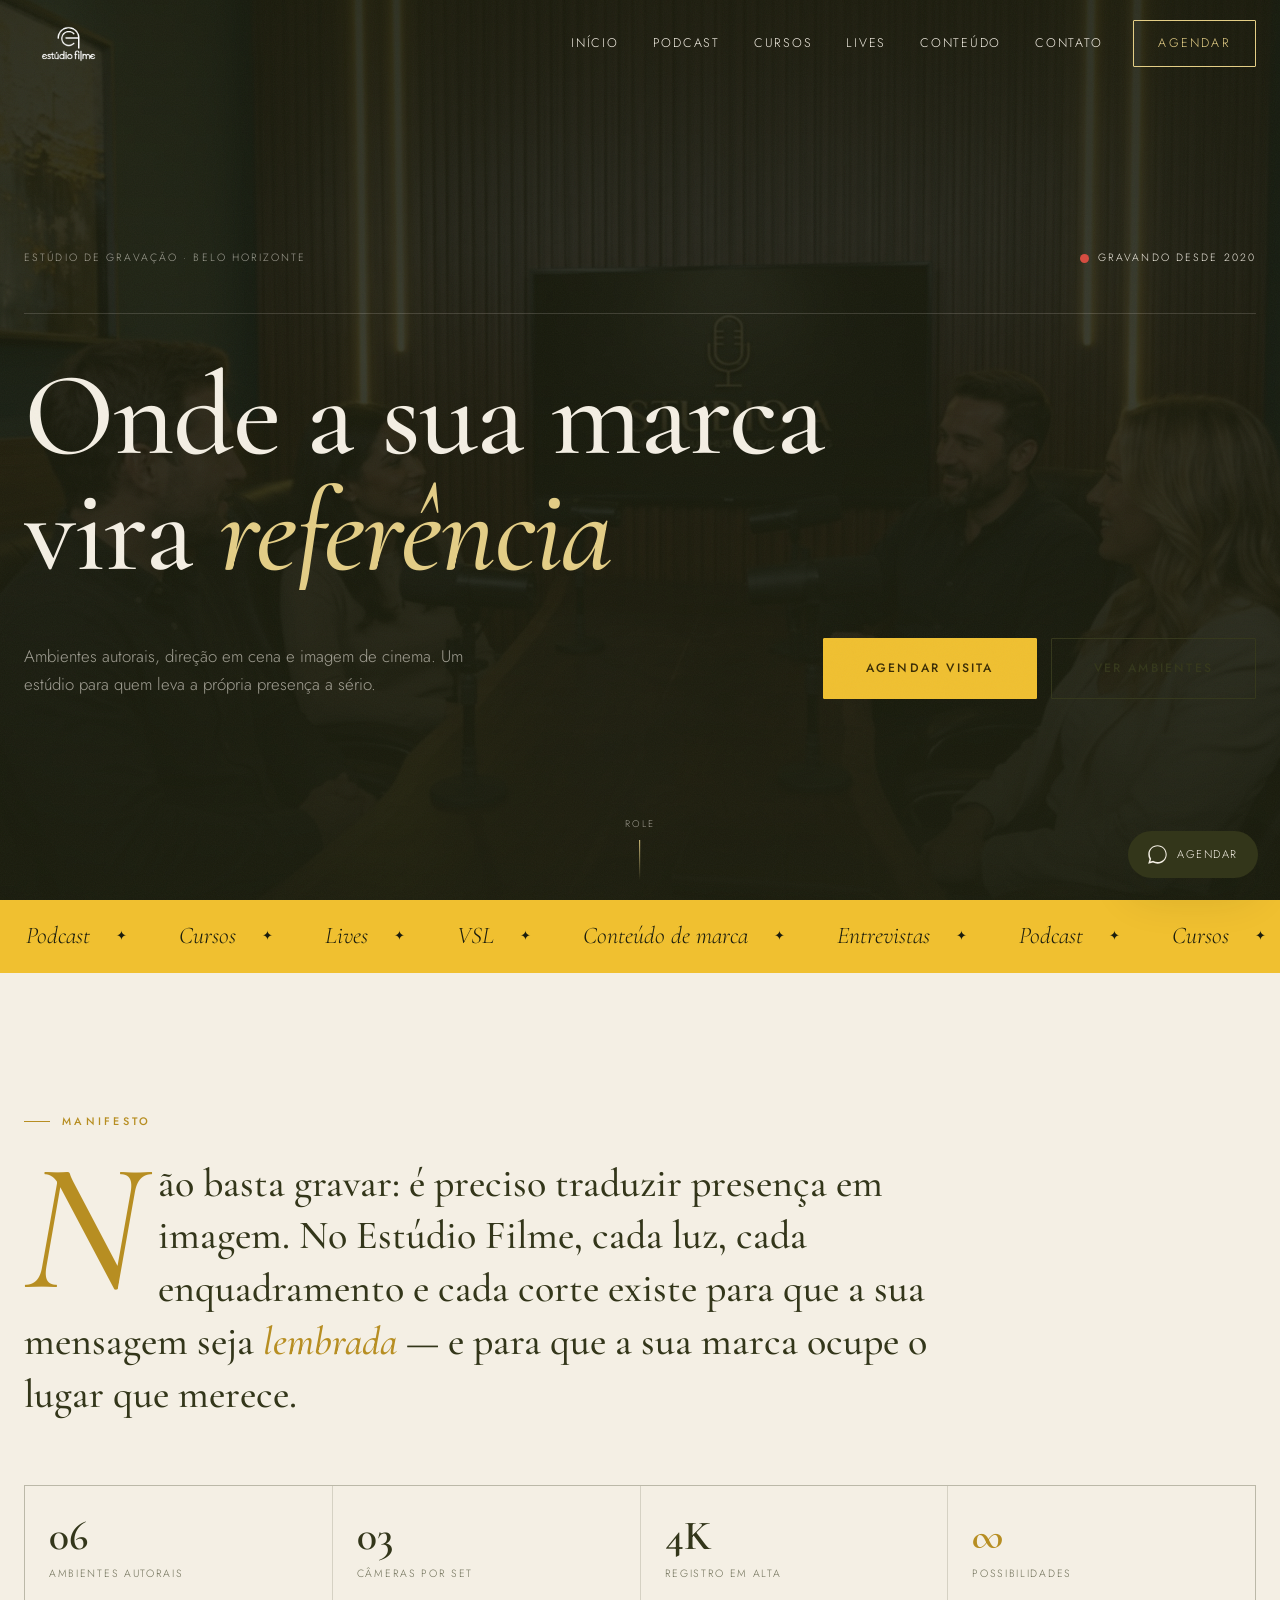
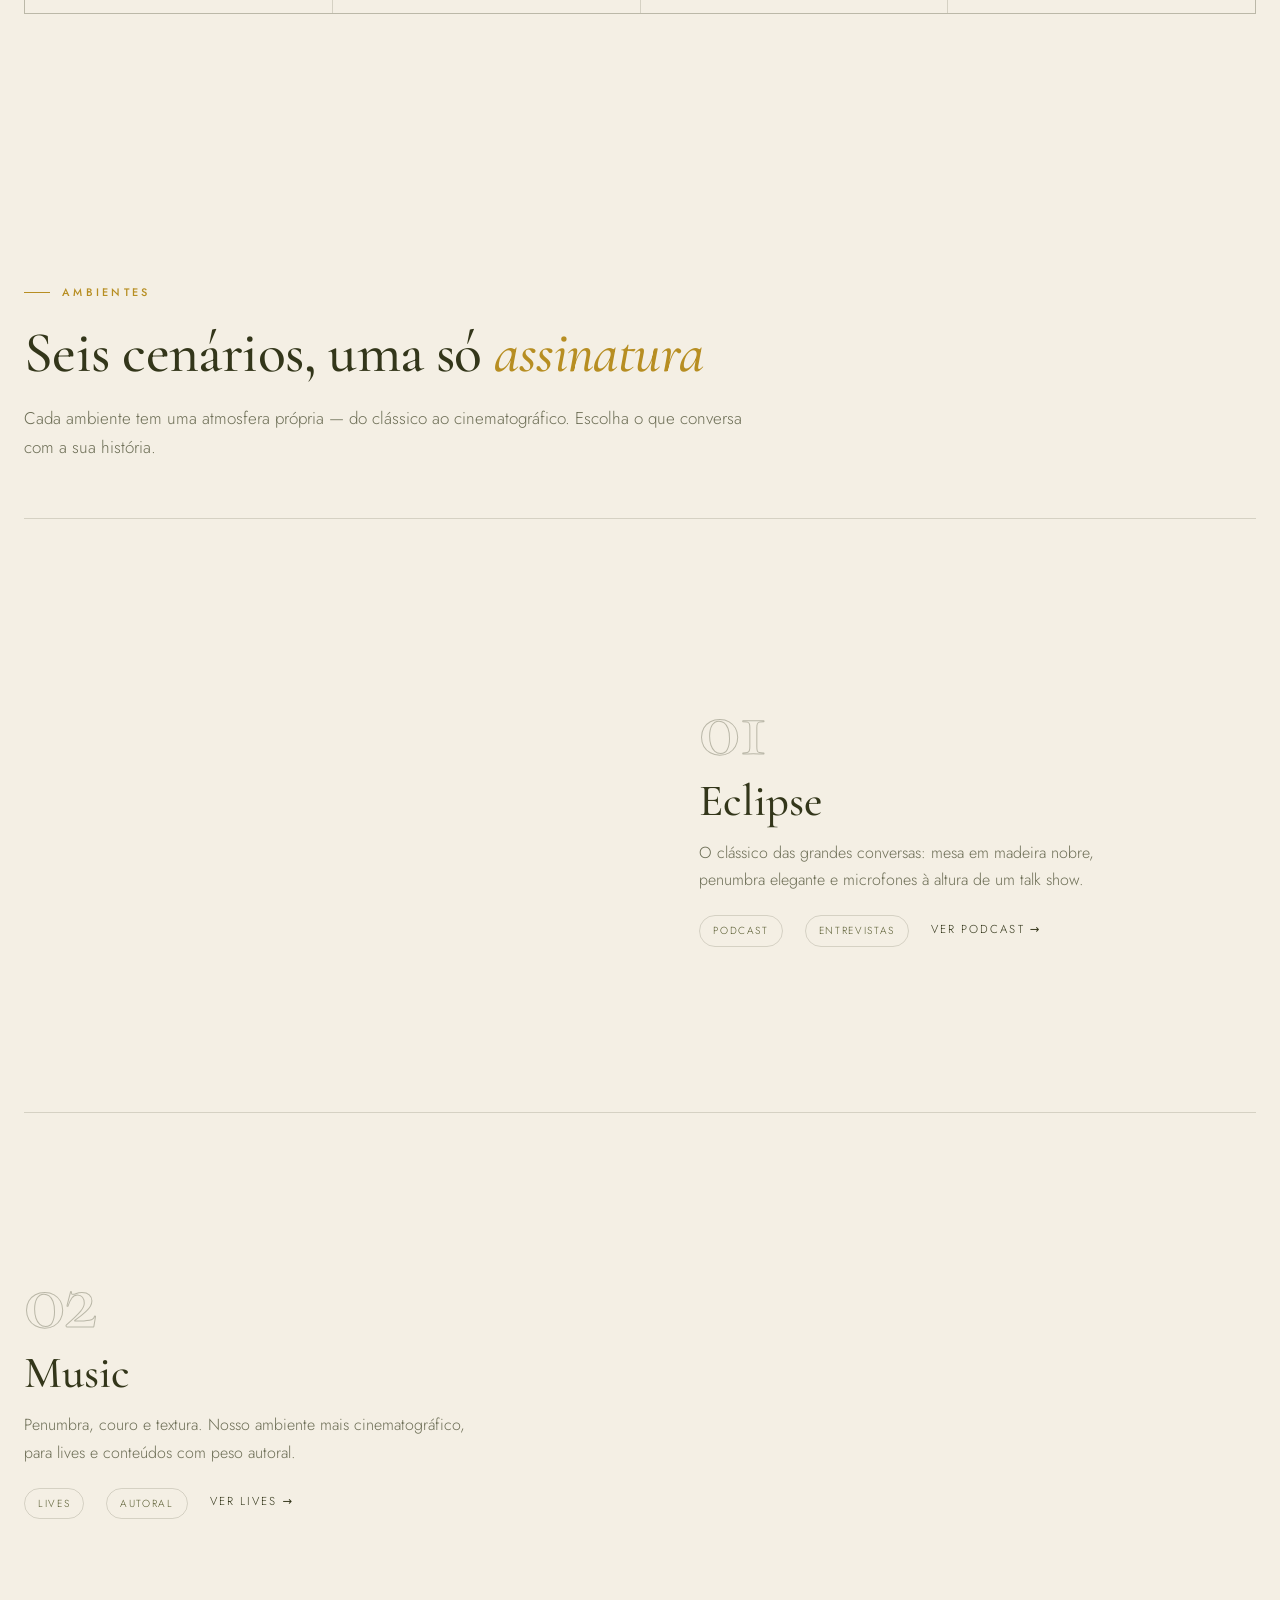
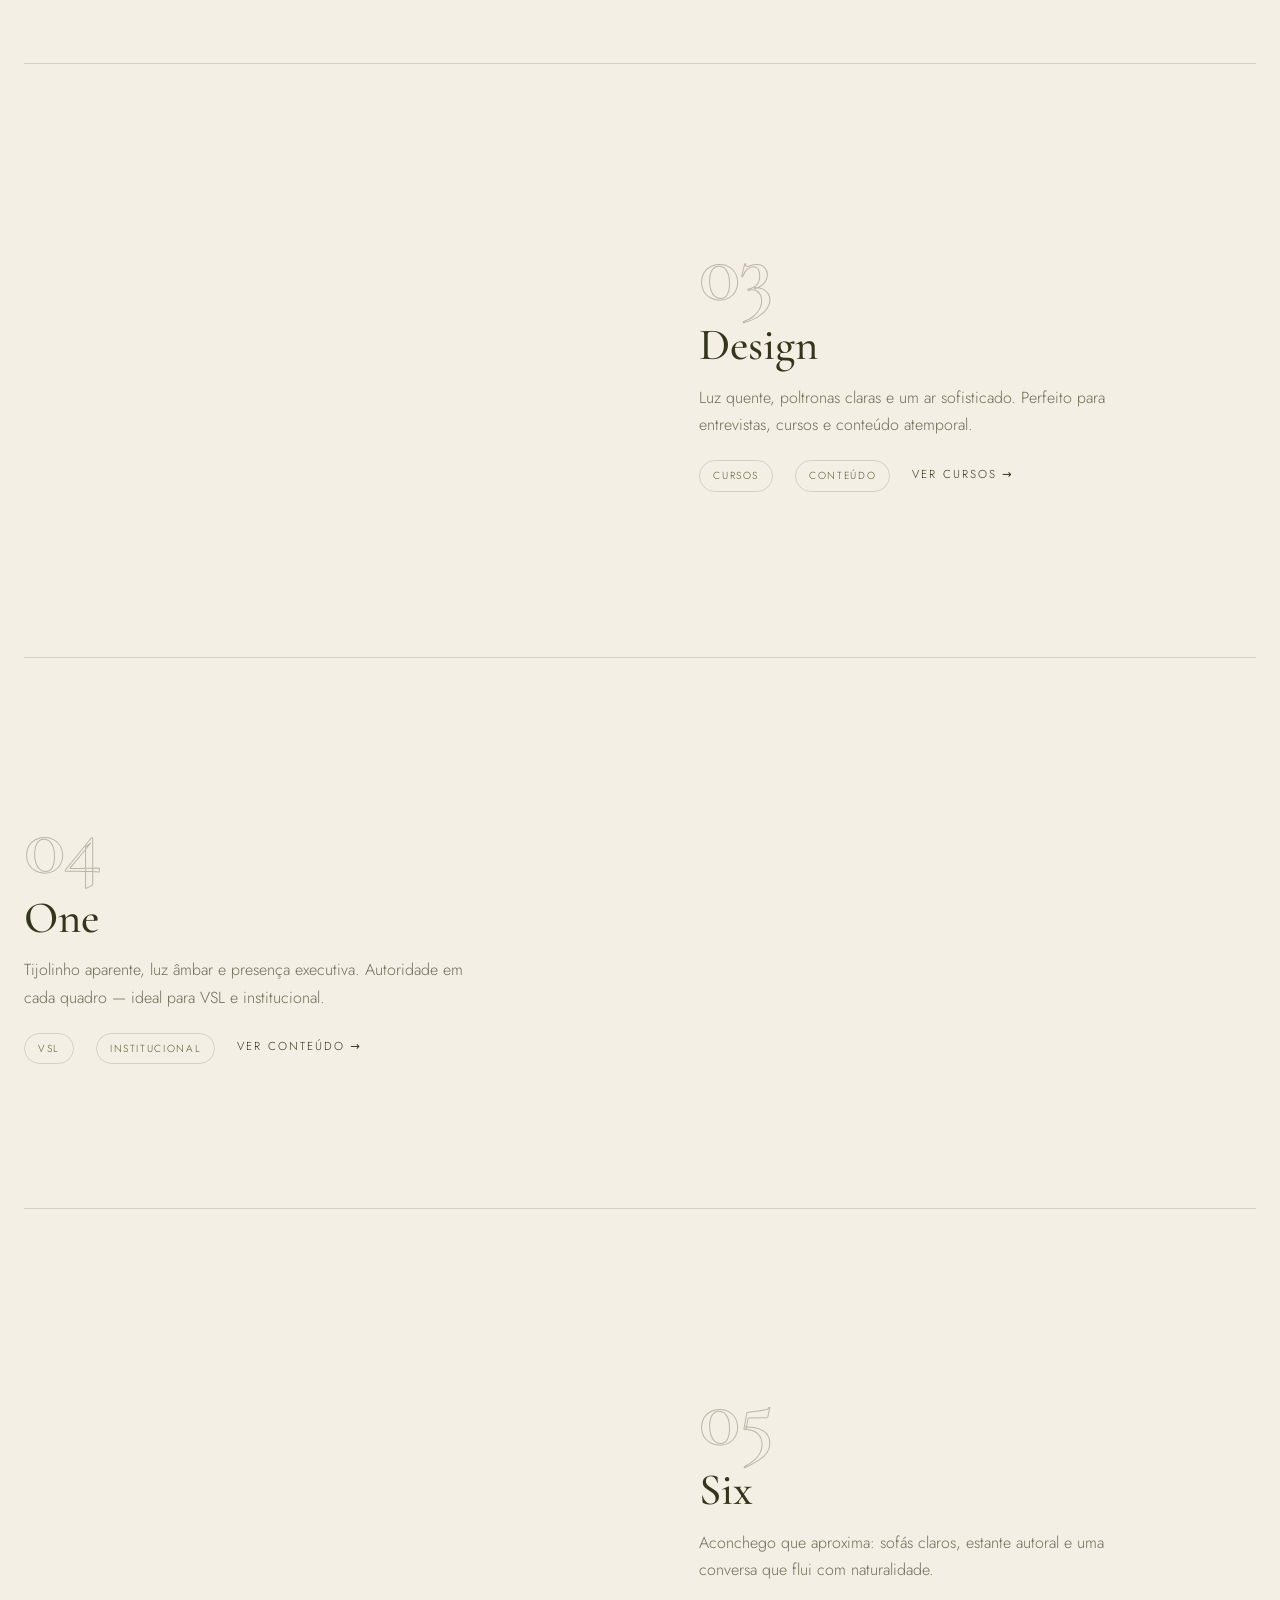
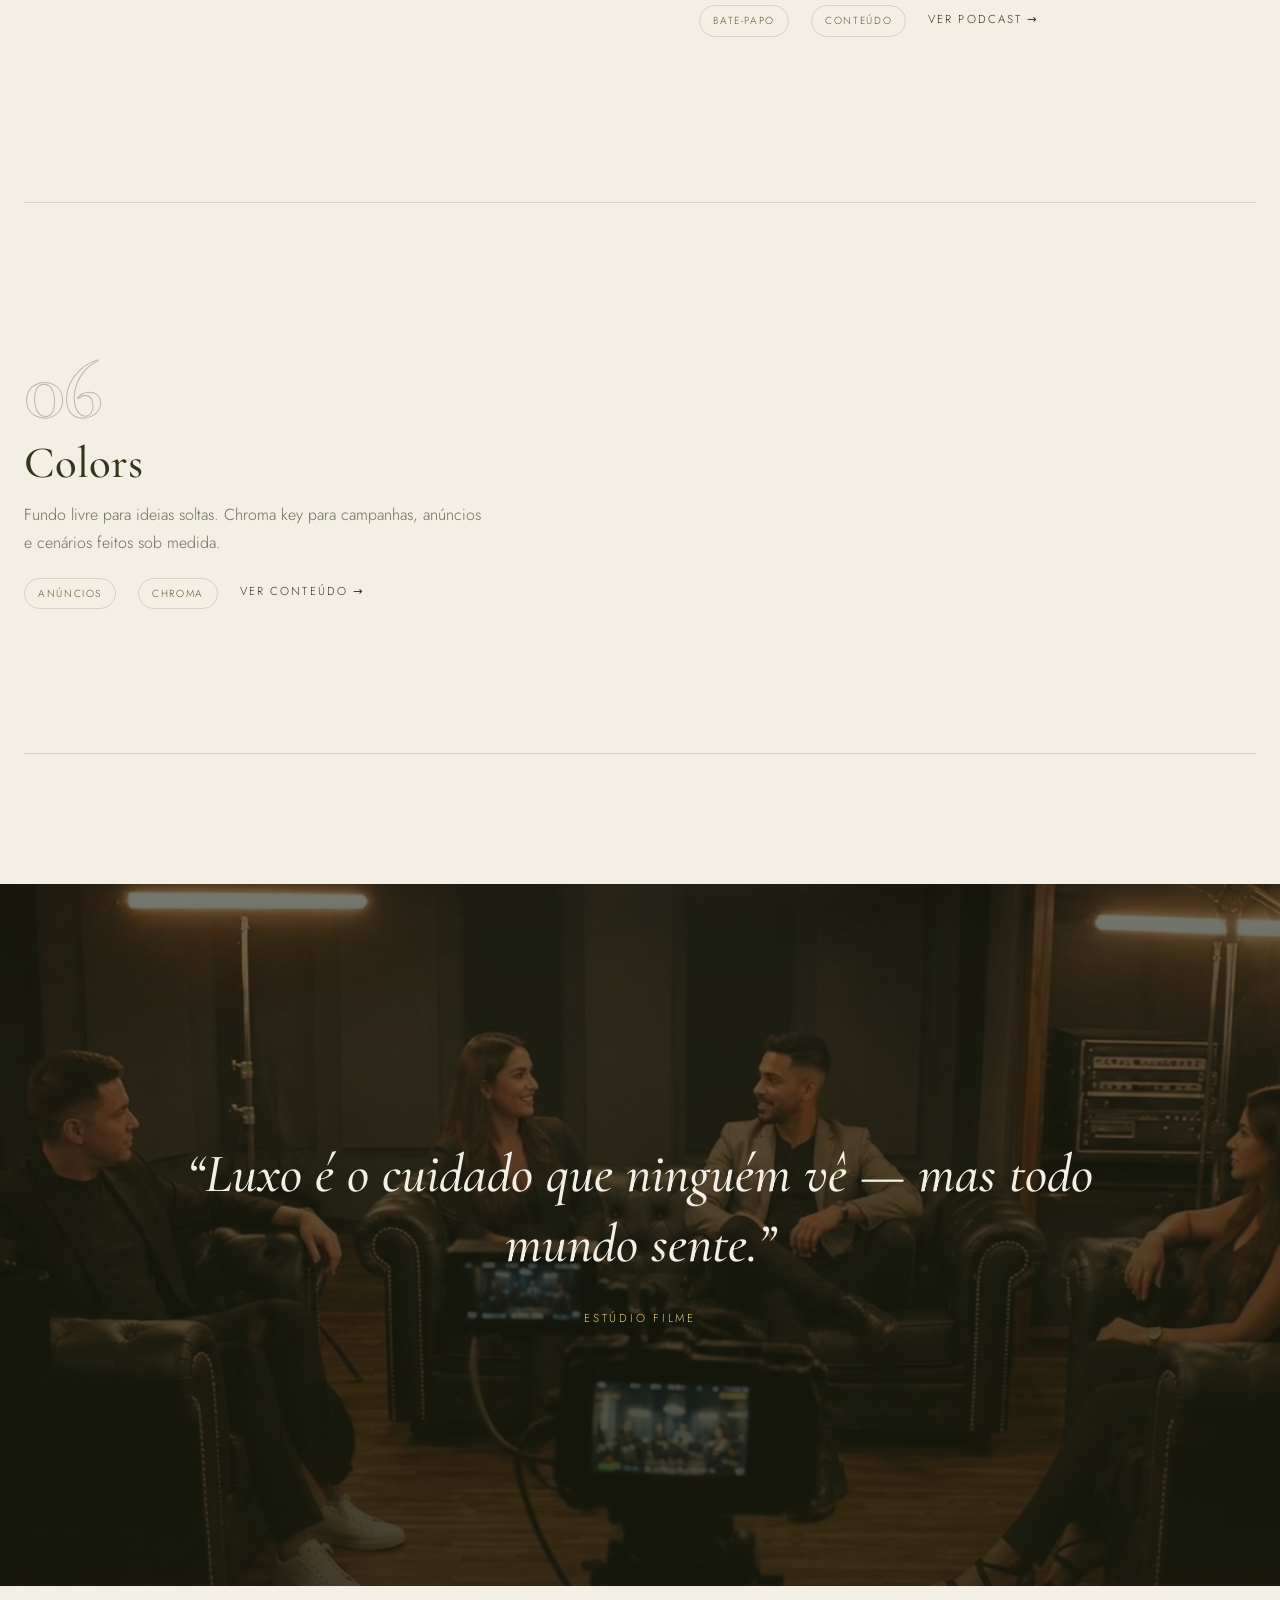
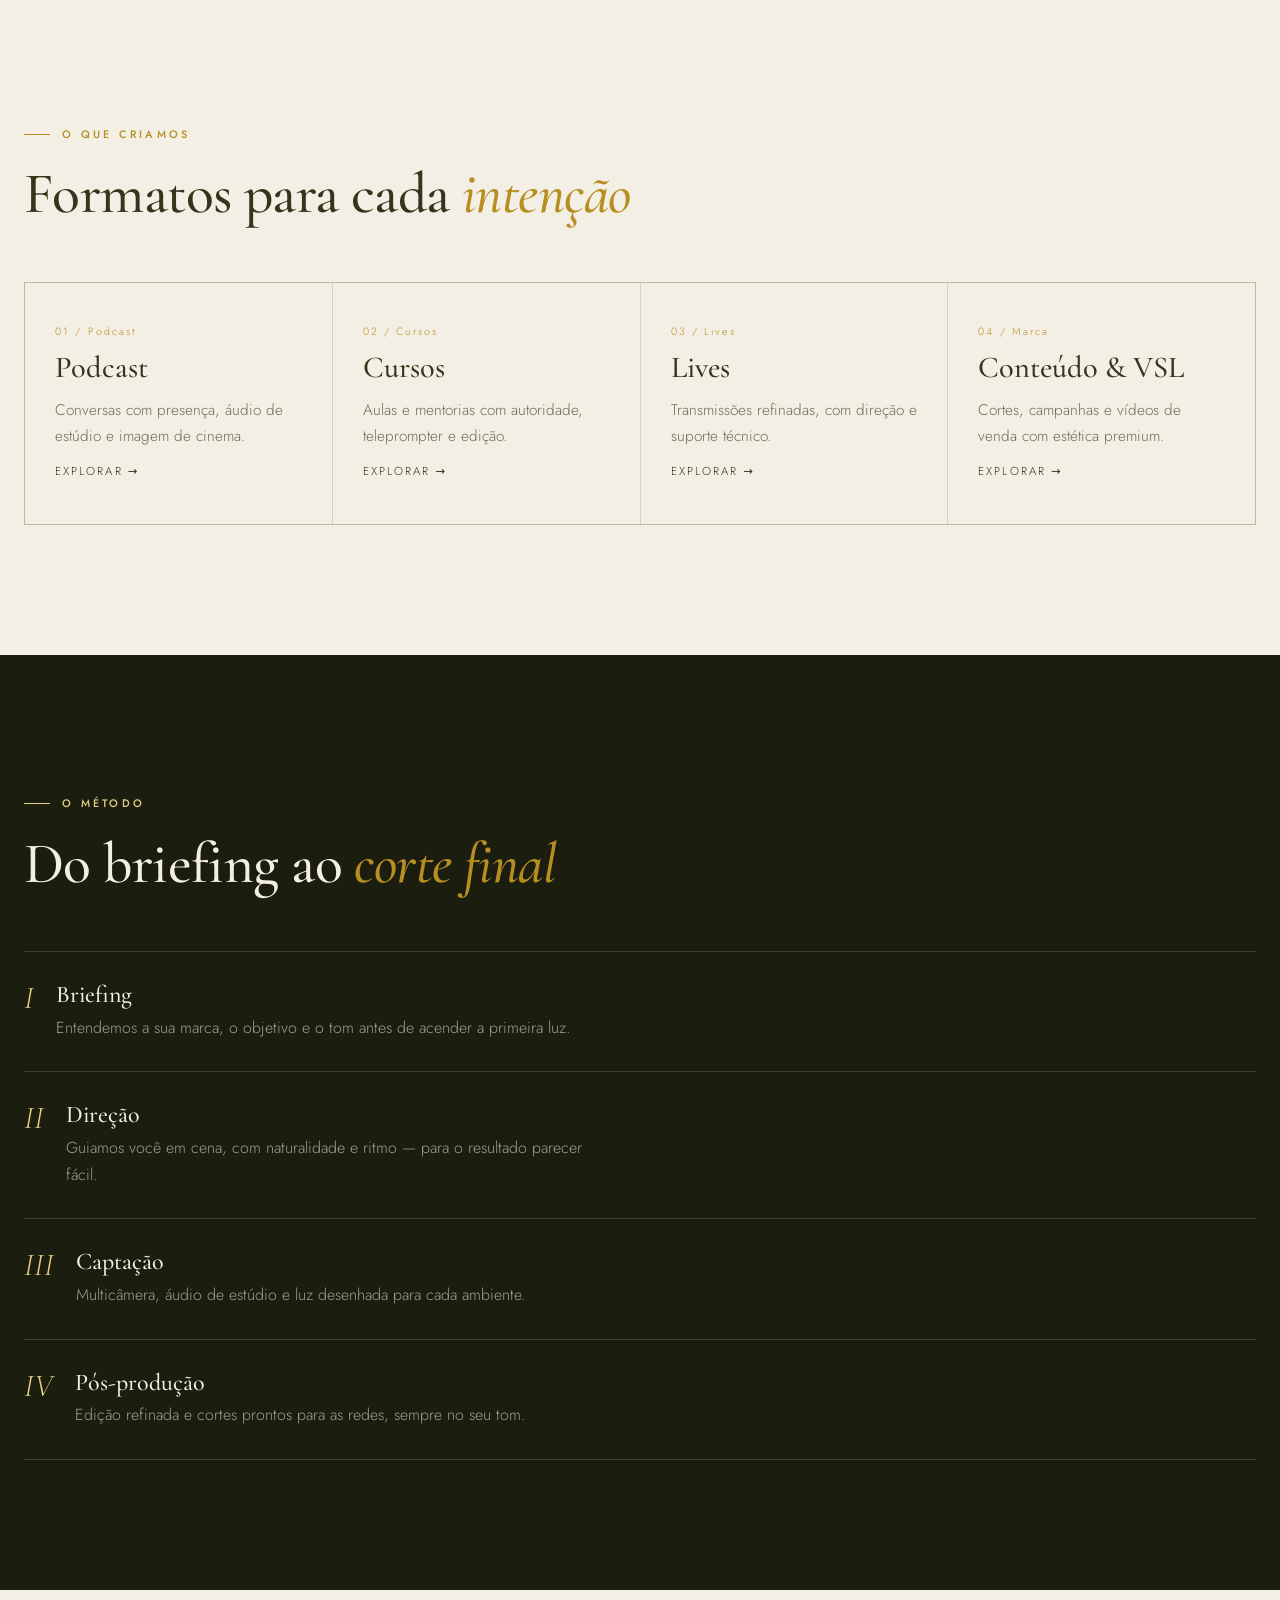
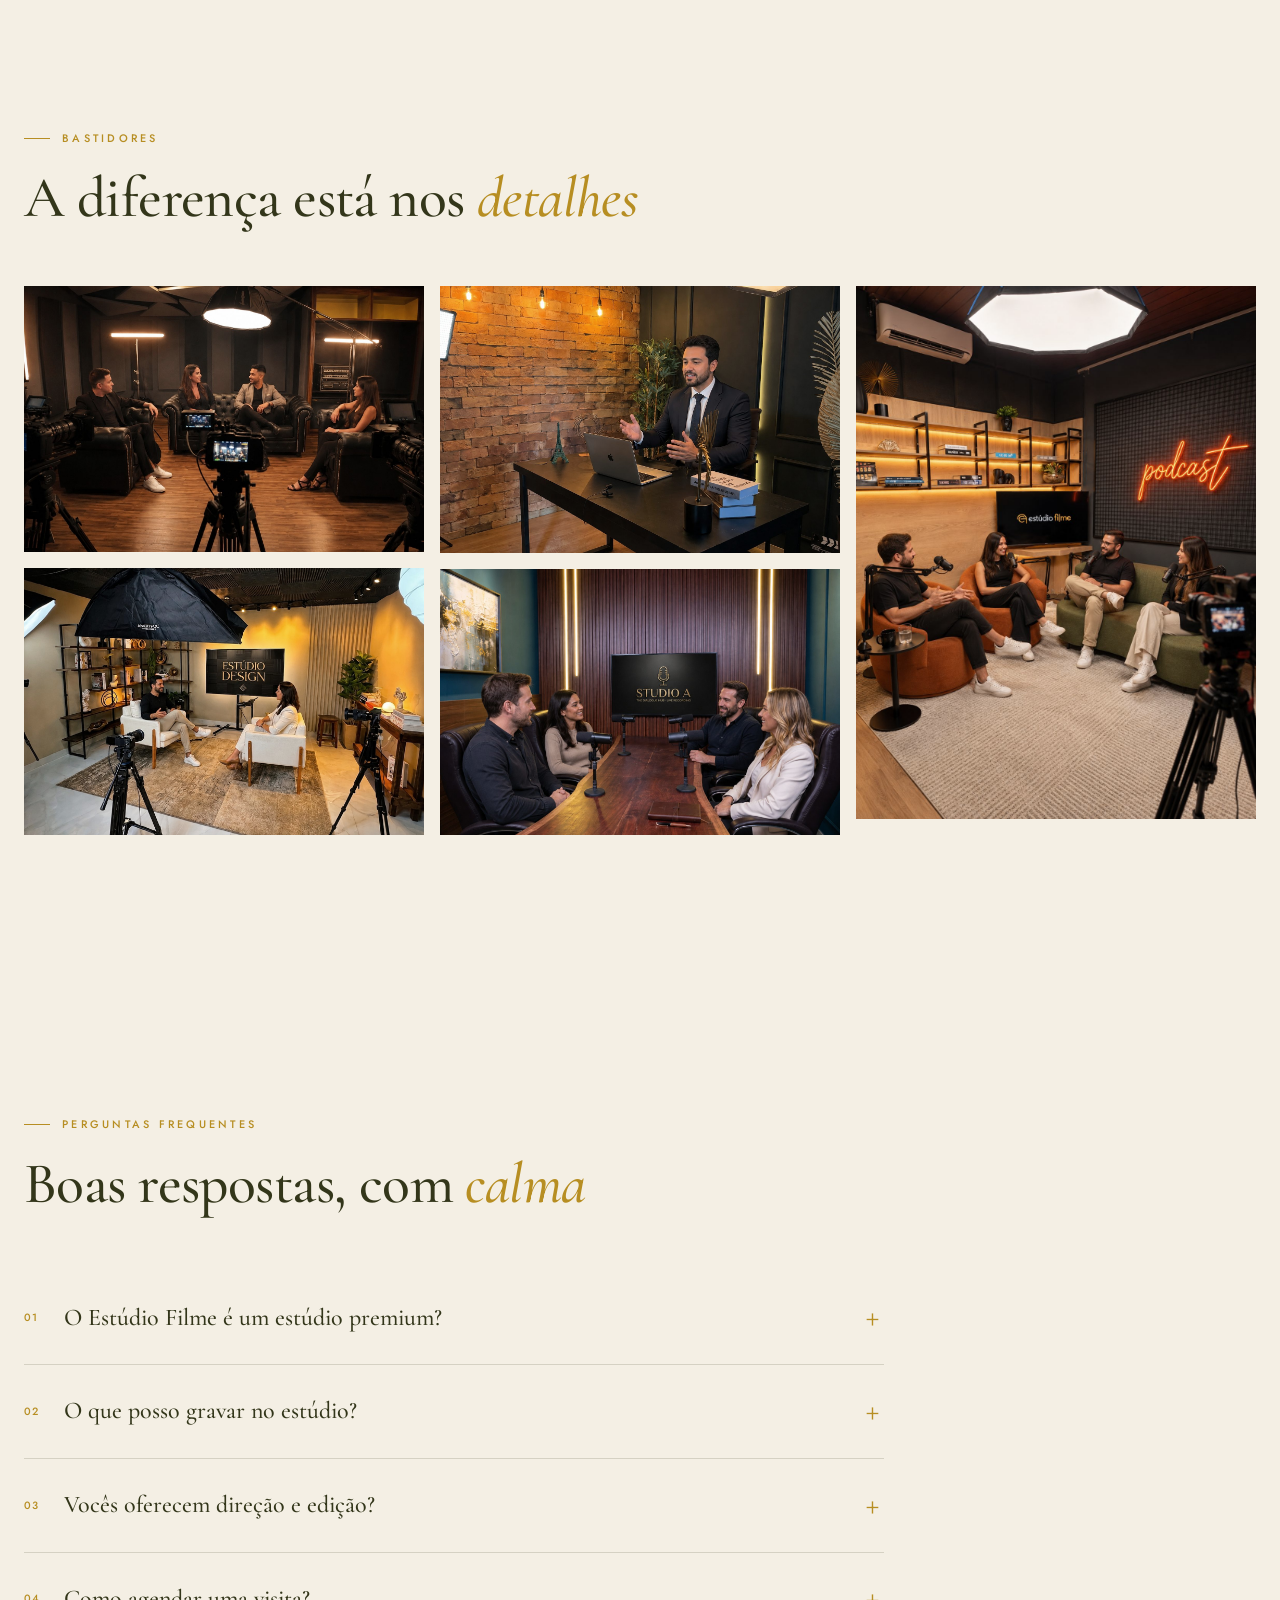
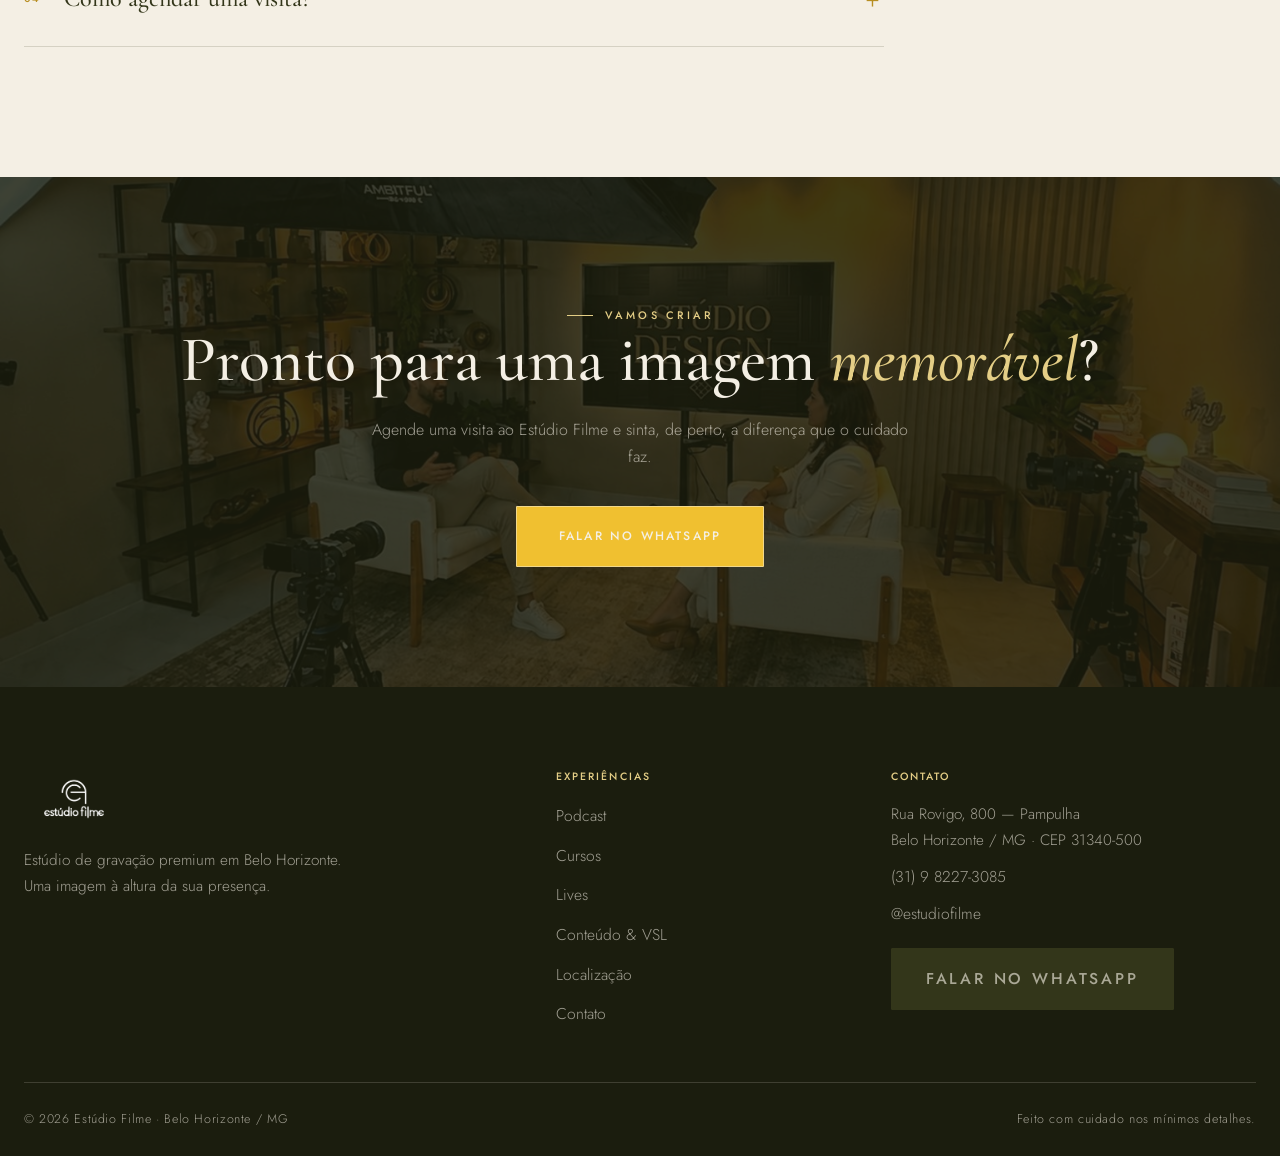
<file: index.html>
<!DOCTYPE html>
<html lang="pt-BR">
<head>
  <!-- Google Tag Manager -->
  <script>(function(w,d,s,l,i){w[l]=w[l]||[];w[l].push({'gtm.start':new Date().getTime(),event:'gtm.js'});var f=d.getElementsByTagName(s)[0],j=d.createElement(s),dl=l!='dataLayer'?'&l='+l:'';j.async=true;j.src='https://www.googletagmanager.com/gtm.js?id='+i+dl;f.parentNode.insertBefore(j,f);})(window,document,'script','dataLayer','GTM-W6CDV4F4');</script>
  <!-- End Google Tag Manager -->

  <meta charset="UTF-8" />
  <meta name="viewport" content="width=device-width, initial-scale=1.0" />
  <meta name="theme-color" content="#1B1D0E" />

  <title>Estúdio Filme — Estúdio de Gravação Premium em Belo Horizonte</title>
  <meta name="description" content="Estúdio de gravação premium em Belo Horizonte. Ambientes autorais, direção e imagem de cinema para podcasts, cursos, lives e conteúdo de marca. Uma produção pensada nos mínimos detalhes." />
  <meta name="keywords" content="estúdio de gravação premium BH, estúdio audiovisual Belo Horizonte, gravação de podcast premium, conteúdo de marca, produtora BH, estúdio Pampulha" />
  <meta name="author" content="Estúdio Filme" />
  <meta name="robots" content="index, follow, max-image-preview:large, max-snippet:-1" />
  <meta name="geo.region" content="BR-MG" />
  <meta name="geo.placename" content="Belo Horizonte" />
  <meta name="geo.position" content="-19.8601392;-43.9840548" />

  <meta property="og:type" content="website" />
  <meta property="og:locale" content="pt_BR" />
  <meta property="og:site_name" content="Estúdio Filme" />
  <meta property="og:title" content="Estúdio Filme — Estúdio de Gravação Premium em Belo Horizonte" />
  <meta property="og:description" content="Ambientes autorais e imagem de cinema para a sua marca. Belo Horizonte." />
  <meta property="og:url" content="https://www.estudiofilme.com.br/" />
  <meta property="og:image" content="https://www.estudiofilme.com.br/assets/estudio-eclipse.jpg" />

  <link rel="icon" type="image/png" href="assets/favicon.png" />
  <link rel="apple-touch-icon" href="assets/favicon.png" />
  <link rel="canonical" href="https://www.estudiofilme.com.br/" />
  <link rel="alternate" hreflang="pt-BR" href="https://www.estudiofilme.com.br/" />
  <link rel="sitemap" type="application/xml" href="/sitemap.xml" />

  <link rel="preconnect" href="https://fonts.googleapis.com" />
  <link rel="preconnect" href="https://fonts.gstatic.com" crossorigin />
  <link href="https://fonts.googleapis.com/css2?family=Cormorant+Garamond:ital,wght@0,500;0,600;1,500;1,600&family=Jost:wght@300;400;500&display=swap" rel="stylesheet" media="print" onload="this.media='all'" />
  <noscript><link href="https://fonts.googleapis.com/css2?family=Cormorant+Garamond:ital,wght@0,500;0,600;1,500;1,600&family=Jost:wght@300;400;500&display=swap" rel="stylesheet" /></noscript>
  <link rel="stylesheet" href="style.css" />

  <script type="application/ld+json">
  {
    "@context": "https://schema.org",
    "@graph": [
      {
        "@type": ["LocalBusiness", "ProfessionalService"],
        "@id": "https://www.estudiofilme.com.br/#business",
        "name": "Estúdio Filme",
        "description": "Estúdio de gravação premium em Belo Horizonte para podcasts, cursos, lives e conteúdo de marca, com ambientes autorais e imagem de cinema.",
        "url": "https://www.estudiofilme.com.br/",
        "image": "https://www.estudiofilme.com.br/assets/estudio-eclipse.jpg",
        "logo": "https://www.estudiofilme.com.br/assets/logo.png",
        "telephone": "+5531982273085",
        "priceRange": "$$$",
        "address": { "@type": "PostalAddress", "streetAddress": "Rua Rovigo, 800", "addressLocality": "Belo Horizonte", "addressRegion": "MG", "postalCode": "31340-500", "addressCountry": "BR" },
        "geo": { "@type": "GeoCoordinates", "latitude": -19.8601392, "longitude": -43.9840548 },
        "openingHoursSpecification": [ { "@type": "OpeningHoursSpecification", "dayOfWeek": ["Monday","Tuesday","Wednesday","Thursday","Friday","Saturday"], "opens": "08:00", "closes": "20:00" } ],
        "areaServed": { "@type": "City", "name": "Belo Horizonte" }
      },
      {
        "@type": "WebSite", "@id": "https://www.estudiofilme.com.br/#website",
        "url": "https://www.estudiofilme.com.br/", "name": "Estúdio Filme", "inLanguage": "pt-BR",
        "publisher": { "@id": "https://www.estudiofilme.com.br/#business" }
      },
      {
        "@type": "SiteNavigationElement",
        "name": ["Podcast", "Cursos", "Lives", "Conteúdo & VSL", "Localização", "Contato"],
        "url": ["https://www.estudiofilme.com.br/podcast/","https://www.estudiofilme.com.br/cursos/","https://www.estudiofilme.com.br/lives/","https://www.estudiofilme.com.br/conteudo/","https://www.estudiofilme.com.br/localizacao/","https://www.estudiofilme.com.br/contato/"]
      },
      {
        "@type": "FAQPage",
        "mainEntity": [
          { "@type": "Question", "name": "O Estúdio Filme é um estúdio premium?", "acceptedAnswer": { "@type": "Answer", "text": "Sim. Reunimos ambientes autorais, direção em cena e imagem de cinema para quem valoriza uma marca sofisticada, em Belo Horizonte." } },
          { "@type": "Question", "name": "O que posso gravar no estúdio?", "acceptedAnswer": { "@type": "Answer", "text": "Podcasts, cursos e mentorias, lives, conteúdo para redes e vídeos de marca. Cada ambiente foi pensado para transmitir presença e autoridade." } },
          { "@type": "Question", "name": "Vocês oferecem direção e edição?", "acceptedAnswer": { "@type": "Answer", "text": "Sim. Acompanhamos você em cena e cuidamos da pós-produção, com edição refinada e cortes prontos para as suas redes." } },
          { "@type": "Question", "name": "Como agendar uma visita?", "acceptedAnswer": { "@type": "Answer", "text": "Pelo WhatsApp. Conversamos sobre o seu projeto, indicamos o ambiente ideal e reservamos o seu horário com exclusividade." } }
        ]
      }
    ]
  }
  </script>
  <link rel="preload" as="image" href="assets/estudio-eclipse.jpg" fetchpriority="high" />
</head>

<body>
  <!-- Google Tag Manager (noscript) -->
  <noscript><iframe src="https://www.googletagmanager.com/ns.html?id=GTM-W6CDV4F4" height="0" width="0" style="display:none;visibility:hidden"></iframe></noscript>
  <!-- End Google Tag Manager (noscript) -->

  <div id="preloader"><span class="pre-line"></span><img src="assets/logo.png" alt="Estúdio Filme" /></div>
  <div class="progress" aria-hidden="true"></div>
  <div class="grain" aria-hidden="true"></div>

  <header class="navbar over-hero" id="navbar">
    <div class="container nav-inner">
      <a href="#inicio" class="nav-logo" aria-label="Estúdio Filme — início"><img src="assets/logo.png" alt="Logo Estúdio Filme" width="150" height="50" /></a>
      <button class="nav-toggle" id="navToggle" aria-label="Abrir menu" aria-expanded="false" aria-controls="navMenu"><span></span><span></span><span></span></button>
      <nav class="nav-menu nav-desk" id="navMenu" aria-label="Navegação principal">
        <ul>
          <li><a href="#inicio"><span class="idx">01</span>Início</a></li>
          <li><a href="podcast/"><span class="idx">02</span>Podcast</a></li>
          <li><a href="cursos/"><span class="idx">03</span>Cursos</a></li>
          <li><a href="lives/"><span class="idx">04</span>Lives</a></li>
          <li><a href="conteudo/"><span class="idx">05</span>Conteúdo</a></li>
          <li><a href="contato/"><span class="idx">06</span>Contato</a></li>
          <li><a class="nav-cta" href="https://seupodcast-saas-production.up.railway.app/l?s=estudiofilme.com.br" target="_blank" rel="noopener">Agendar</a></li>
        </ul>
      </nav>
    </div>
  </header>

  <main>
    <!-- ===================== HERO ===================== -->
    <section class="hero" id="inicio">
      <div class="hero-bg"><img src="assets/estudio-eclipse.jpg" alt="Estúdio Filme — set de podcast Studio A" data-parallax="0.06" /></div>
      <div class="container hero-inner">
        <div class="hero-kicker">
          <span class="tag">Estúdio de gravação · Belo Horizonte</span>
          <span class="rec"><i></i> Gravando desde 2020</span>
        </div>
        <h1 class="hero-title">
          <span class="word"><span>Onde</span></span> <span class="word"><span>a</span></span> <span class="word"><span>sua</span></span> <span class="word"><span>marca</span></span><br />
          <span class="word"><span>vira</span></span> <em><span class="word"><span>referência</span></span></em>
        </h1>
        <div class="hero-foot">
          <p>Ambientes autorais, direção em cena e imagem de cinema. Um estúdio para quem leva a própria presença a sério.</p>
          <div class="hero-actions">
            <a class="btn btn-gold btn-lg" href="https://seupodcast-saas-production.up.railway.app/l?s=estudiofilme.com.br" target="_blank" rel="noopener">Agendar visita</a>
            <a class="btn btn-lg" href="#ambientes">Ver ambientes</a>
          </div>
        </div>
      </div>
      <span class="scroll-cue">Role<span></span></span>
    </section>

    <!-- ===================== MARQUEE ===================== -->
    <div class="marquee" aria-hidden="true">
      <div class="marquee-track">
        <span>Podcast</span><span>Cursos</span><span>Lives</span><span>VSL</span><span>Conteúdo de marca</span><span>Entrevistas</span>
        <span>Podcast</span><span>Cursos</span><span>Lives</span><span>VSL</span><span>Conteúdo de marca</span><span>Entrevistas</span>
      </div>
    </div>

    <!-- ===================== MANIFESTO ===================== -->
    <section class="section">
      <div class="container">
        <div class="manifesto reveal">
          <span class="eyebrow" style="margin-bottom:26px;display:inline-flex">Manifesto</span>
          <p><span class="dropcap">N</span>ão basta gravar: é preciso traduzir presença em imagem. No Estúdio Filme, cada luz, cada enquadramento e cada corte existe para que a sua mensagem seja <span class="serif-it gold">lembrada</span> — e para que a sua marca ocupe o lugar que merece.</p>
        </div>
        <div class="index-row reveal">
          <div class="index-cell"><span class="n">06</span><span class="l">Ambientes autorais</span></div>
          <div class="index-cell"><span class="n">03</span><span class="l">Câmeras por set</span></div>
          <div class="index-cell"><span class="n">4K</span><span class="l">Registro em alta</span></div>
          <div class="index-cell"><span class="n"><em>∞</em></span><span class="l">Possibilidades</span></div>
        </div>
      </div>
    </section>

    <!-- ===================== AMBIENTES ===================== -->
    <section class="section" id="ambientes">
      <div class="container">
        <div class="section-head reveal">
          <span class="eyebrow">Ambientes</span>
          <h2>Seis cenários, uma só <em>assinatura</em></h2>
          <p class="lead">Cada ambiente tem uma atmosfera própria — do clássico ao cinematográfico. Escolha o que conversa com a sua história.</p>
        </div>

        <div class="amb">
          <div class="amb-row">
            <div class="amb-media reveal-img"><span class="corners" aria-hidden="true"><i></i><i></i><i></i><i></i></span><div class="ph"><img src="assets/estudio-eclipse.jpg" alt="Estúdio Eclipse — set de podcast Studio A" loading="lazy" /></div><span class="cap">Studio A · Podcast</span></div>
            <div class="amb-body reveal">
              <div class="amb-index">01</div>
              <h3>Eclipse</h3>
              <p>O clássico das grandes conversas: mesa em madeira nobre, penumbra elegante e microfones à altura de um talk show.</p>
              <div class="amb-meta"><span class="amb-tag">Podcast</span><span class="amb-tag">Entrevistas</span><a class="link" href="podcast/">Ver podcast <span class="arw">→</span></a></div>
            </div>
          </div>

          <div class="amb-row rev">
            <div class="amb-media reveal-img"><span class="corners" aria-hidden="true"><i></i><i></i><i></i><i></i></span><div class="ph"><img src="assets/estudio-music.jpg" alt="Estúdio Music — sofás de couro e clima cinematográfico" loading="lazy" /></div><span class="cap">Music · Cinemático</span></div>
            <div class="amb-body reveal">
              <div class="amb-index">02</div>
              <h3>Music</h3>
              <p>Penumbra, couro e textura. Nosso ambiente mais cinematográfico, para lives e conteúdos com peso autoral.</p>
              <div class="amb-meta"><span class="amb-tag">Lives</span><span class="amb-tag">Autoral</span><a class="link" href="lives/">Ver lives <span class="arw">→</span></a></div>
            </div>
          </div>

          <div class="amb-row">
            <div class="amb-media reveal-img"><span class="corners" aria-hidden="true"><i></i><i></i><i></i><i></i></span><div class="ph"><img src="assets/estudio-design.jpg" alt="Estúdio Design — entrevista em ambiente claro e sofisticado" loading="lazy" /></div><span class="cap">Design · Entrevista</span></div>
            <div class="amb-body reveal">
              <div class="amb-index">03</div>
              <h3>Design</h3>
              <p>Luz quente, poltronas claras e um ar sofisticado. Perfeito para entrevistas, cursos e conteúdo atemporal.</p>
              <div class="amb-meta"><span class="amb-tag">Cursos</span><span class="amb-tag">Conteúdo</span><a class="link" href="cursos/">Ver cursos <span class="arw">→</span></a></div>
            </div>
          </div>

          <div class="amb-row rev">
            <div class="amb-media reveal-img"><span class="corners" aria-hidden="true"><i></i><i></i><i></i><i></i></span><div class="ph"><img src="assets/estudio-one.jpg" alt="Estúdio One — set executivo com parede de tijolinhos" loading="lazy" /></div><span class="cap">One · Executivo</span></div>
            <div class="amb-body reveal">
              <div class="amb-index">04</div>
              <h3>One</h3>
              <p>Tijolinho aparente, luz âmbar e presença executiva. Autoridade em cada quadro — ideal para VSL e institucional.</p>
              <div class="amb-meta"><span class="amb-tag">VSL</span><span class="amb-tag">Institucional</span><a class="link" href="conteudo/">Ver conteúdo <span class="arw">→</span></a></div>
            </div>
          </div>

          <div class="amb-row">
            <div class="amb-media reveal-img"><span class="corners" aria-hidden="true"><i></i><i></i><i></i><i></i></span><div class="ph"><img src="assets/estudio-six.jpg" alt="Estúdio Six — ambiente intimista e acolhedor" loading="lazy" /></div><span class="cap">Six · Intimista</span></div>
            <div class="amb-body reveal">
              <div class="amb-index">05</div>
              <h3>Six</h3>
              <p>Aconchego que aproxima: sofás claros, estante autoral e uma conversa que flui com naturalidade.</p>
              <div class="amb-meta"><span class="amb-tag">Bate-papo</span><span class="amb-tag">Conteúdo</span><a class="link" href="podcast/">Ver podcast <span class="arw">→</span></a></div>
            </div>
          </div>

          <div class="amb-row rev">
            <div class="amb-media reveal-img"><span class="corners" aria-hidden="true"><i></i><i></i><i></i><i></i></span><div class="ph"><img src="assets/estudio-colors.jpg" alt="Estúdio Colors — fundo croma para campanhas" loading="lazy" /></div><span class="cap">Colors · Chroma</span></div>
            <div class="amb-body reveal">
              <div class="amb-index">06</div>
              <h3>Colors</h3>
              <p>Fundo livre para ideias soltas. Chroma key para campanhas, anúncios e cenários feitos sob medida.</p>
              <div class="amb-meta"><span class="amb-tag">Anúncios</span><span class="amb-tag">Chroma</span><a class="link" href="conteudo/">Ver conteúdo <span class="arw">→</span></a></div>
            </div>
          </div>
        </div>
      </div>
    </section>

    <!-- ===================== BANDA CINEMATOGRÁFICA ===================== -->
    <section class="filmband">
      <div class="bg"><img src="assets/estudio-music.jpg" alt="" data-parallax="0.1" aria-hidden="true" /></div>
      <div class="inner reveal">
        <blockquote>“Luxo é o cuidado que ninguém vê — mas todo mundo sente.”</blockquote>
        <cite>Estúdio Filme</cite>
      </div>
    </section>

    <!-- ===================== SOLUÇÕES ===================== -->
    <section class="section" id="solucoes">
      <div class="container">
        <div class="section-head reveal">
          <span class="eyebrow">O que criamos</span>
          <h2>Formatos para cada <em>intenção</em></h2>
        </div>
        <div class="sol-grid">
          <a class="sol-card reveal" href="podcast/"><span class="sol-num">01 / Podcast</span><h3>Podcast</h3><p>Conversas com presença, áudio de estúdio e imagem de cinema.</p><span class="link">Explorar <span class="arw">→</span></span></a>
          <a class="sol-card reveal" data-delay="1" href="cursos/"><span class="sol-num">02 / Cursos</span><h3>Cursos</h3><p>Aulas e mentorias com autoridade, teleprompter e edição.</p><span class="link">Explorar <span class="arw">→</span></span></a>
          <a class="sol-card reveal" data-delay="2" href="lives/"><span class="sol-num">03 / Lives</span><h3>Lives</h3><p>Transmissões refinadas, com direção e suporte técnico.</p><span class="link">Explorar <span class="arw">→</span></span></a>
          <a class="sol-card reveal" data-delay="3" href="conteudo/"><span class="sol-num">04 / Marca</span><h3>Conteúdo &amp; VSL</h3><p>Cortes, campanhas e vídeos de venda com estética premium.</p><span class="link">Explorar <span class="arw">→</span></span></a>
        </div>
      </div>
    </section>

    <!-- ===================== PROCESSO ===================== -->
    <section class="section dark">
      <div class="container">
        <div class="section-head reveal">
          <span class="eyebrow on-dark">O método</span>
          <h2>Do briefing ao <em>corte final</em></h2>
        </div>
        <div class="proc-grid">
          <div class="proc-item reveal"><span class="proc-n">I</span><div><h3>Briefing</h3><p>Entendemos a sua marca, o objetivo e o tom antes de acender a primeira luz.</p></div></div>
          <div class="proc-item reveal"><span class="proc-n">II</span><div><h3>Direção</h3><p>Guiamos você em cena, com naturalidade e ritmo — para o resultado parecer fácil.</p></div></div>
          <div class="proc-item reveal"><span class="proc-n">III</span><div><h3>Captação</h3><p>Multicâmera, áudio de estúdio e luz desenhada para cada ambiente.</p></div></div>
          <div class="proc-item reveal"><span class="proc-n">IV</span><div><h3>Pós-produção</h3><p>Edição refinada e cortes prontos para as redes, sempre no seu tom.</p></div></div>
        </div>
      </div>
    </section>

    <!-- ===================== BASTIDORES ===================== -->
    <section class="section">
      <div class="container">
        <div class="section-head reveal">
          <span class="eyebrow">Bastidores</span>
          <h2>A diferença está nos <em>detalhes</em></h2>
        </div>
        <div class="gallery">
          <figure class="g-item reveal"><img src="assets/estudio-music.jpg" alt="Bastidores do Estúdio Music" loading="lazy" /><figcaption>Music · Cinemático</figcaption></figure>
          <figure class="g-item reveal"><img src="assets/estudio-design.jpg" alt="Bastidores do Estúdio Design" loading="lazy" /><figcaption>Design · Entrevista</figcaption></figure>
          <figure class="g-item reveal"><img src="assets/estudio-one.jpg" alt="Bastidores do Estúdio One" loading="lazy" /><figcaption>One · Executivo</figcaption></figure>
          <figure class="g-item reveal"><img src="assets/estudio-eclipse.jpg" alt="Bastidores do Estúdio Eclipse" loading="lazy" /><figcaption>Eclipse · Studio A</figcaption></figure>
          <figure class="g-item reveal"><img src="assets/estudio-six.jpg" alt="Bastidores do Estúdio Six" loading="lazy" /><figcaption>Six · Intimista</figcaption></figure>
        </div>
      </div>
    </section>

    <!-- ===================== FAQ ===================== -->
    <section class="section" id="faq">
      <div class="container">
        <div class="section-head reveal">
          <span class="eyebrow">Perguntas frequentes</span>
          <h2>Boas respostas, com <em>calma</em></h2>
        </div>
        <div class="faq-list">
          <details class="faq-item reveal"><summary>O Estúdio Filme é um estúdio premium?</summary><p>Sim. Reunimos ambientes autorais, direção em cena e imagem de cinema para quem valoriza uma marca sofisticada, em Belo Horizonte.</p></details>
          <details class="faq-item reveal"><summary>O que posso gravar no estúdio?</summary><p>Podcasts, cursos e mentorias, lives, conteúdo para redes e vídeos de marca. Cada ambiente foi pensado para transmitir presença e autoridade.</p></details>
          <details class="faq-item reveal"><summary>Vocês oferecem direção e edição?</summary><p>Sim. Acompanhamos você em cena e cuidamos da pós-produção, com edição refinada e cortes prontos para as suas redes.</p></details>
          <details class="faq-item reveal"><summary>Como agendar uma visita?</summary><p>Pelo WhatsApp. Conversamos sobre o seu projeto, indicamos o ambiente ideal e reservamos o seu horário com exclusividade.</p></details>
        </div>
      </div>
    </section>

    <!-- ===================== CTA ===================== -->
    <section class="cta" id="contato">
      <div class="bg"><img src="assets/estudio-design.jpg" alt="" aria-hidden="true" /></div>
      <div class="container inner reveal">
        <span class="eyebrow on-dark" style="justify-content:center">Vamos criar</span>
        <h2>Pronto para uma imagem <em>memorável</em>?</h2>
        <p>Agende uma visita ao Estúdio Filme e sinta, de perto, a diferença que o cuidado faz.</p>
        <a class="btn btn-gold btn-lg" href="https://seupodcast-saas-production.up.railway.app/l?s=estudiofilme.com.br" target="_blank" rel="noopener">Falar no WhatsApp</a>
      </div>
    </section>
  </main>

  <footer class="footer">
    <div class="container">
      <div class="footer-top">
        <div class="footer-brand">
          <img src="assets/logo.png" alt="Estúdio Filme" width="170" height="56" />
          <p>Estúdio de gravação premium em Belo Horizonte. Uma imagem à altura da sua presença.</p>
        </div>
        <nav class="footer-nav" aria-label="Links do rodapé">
          <h4>Experiências</h4>
          <ul>
            <li><a href="podcast/">Podcast</a></li>
            <li><a href="cursos/">Cursos</a></li>
            <li><a href="lives/">Lives</a></li>
            <li><a href="conteudo/">Conteúdo &amp; VSL</a></li>
            <li><a href="localizacao/">Localização</a></li>
            <li><a href="contato/">Contato</a></li>
          </ul>
        </nav>
        <div class="footer-contact">
          <h4>Contato</h4>
          <address class="footer-address">
            <p>Rua Rovigo, 800 — Pampulha<br />Belo Horizonte / MG · CEP 31340-500</p>
            <p><a href="tel:+5531982273085">(31) 9 8227-3085</a></p>
            <p><a href="https://www.instagram.com/estudiofilme" target="_blank" rel="noopener">@estudiofilme</a></p>
          </address>
          <a class="btn btn-solid" href="https://seupodcast-saas-production.up.railway.app/l?s=estudiofilme.com.br" target="_blank" rel="noopener">Falar no WhatsApp</a>
        </div>
      </div>
      <div class="footer-bottom">
        <div class="fb-inner">
          <p>© <span id="year"></span> Estúdio Filme · Belo Horizonte / MG</p>
          <p>Feito com cuidado nos mínimos detalhes.</p>
        </div>
      </div>
    </div>
  </footer>

  <a class="whatsapp-float" href="https://seupodcast-saas-production.up.railway.app/l?s=estudiofilme.com.br" target="_blank" rel="noopener" aria-label="Falar no WhatsApp">
    <svg viewBox="0 0 32 32" aria-hidden="true"><path d="M16 .4C7.4.4.5 7.3.5 15.9c0 2.8.7 5.5 2.1 7.9L.3 31.7l8.1-2.1c2.3 1.3 4.9 1.9 7.6 1.9 8.6 0 15.5-6.9 15.5-15.5S24.6.4 16 .4zm0 28.3c-2.4 0-4.7-.6-6.7-1.8l-.5-.3-4.8 1.3 1.3-4.7-.3-.5c-1.3-2.1-2-4.5-2-6.9C2.3 8.3 8.4 2.3 16 2.3S29.7 8.3 29.7 16 23.6 28.7 16 28.7z"/></svg>
    <span class="wf-label">Agendar</span>
  </a>
  <button class="to-top" aria-label="Voltar ao topo"><svg viewBox="0 0 24 24" width="18" height="18" fill="none" stroke="currentColor" stroke-width="1.6"><path d="M12 19V5M5 12l7-7 7 7"/></svg></button>

  <script src="script.js" defer></script>
  <script src="/track.js" defer></script>
</body>
</html>
</file>
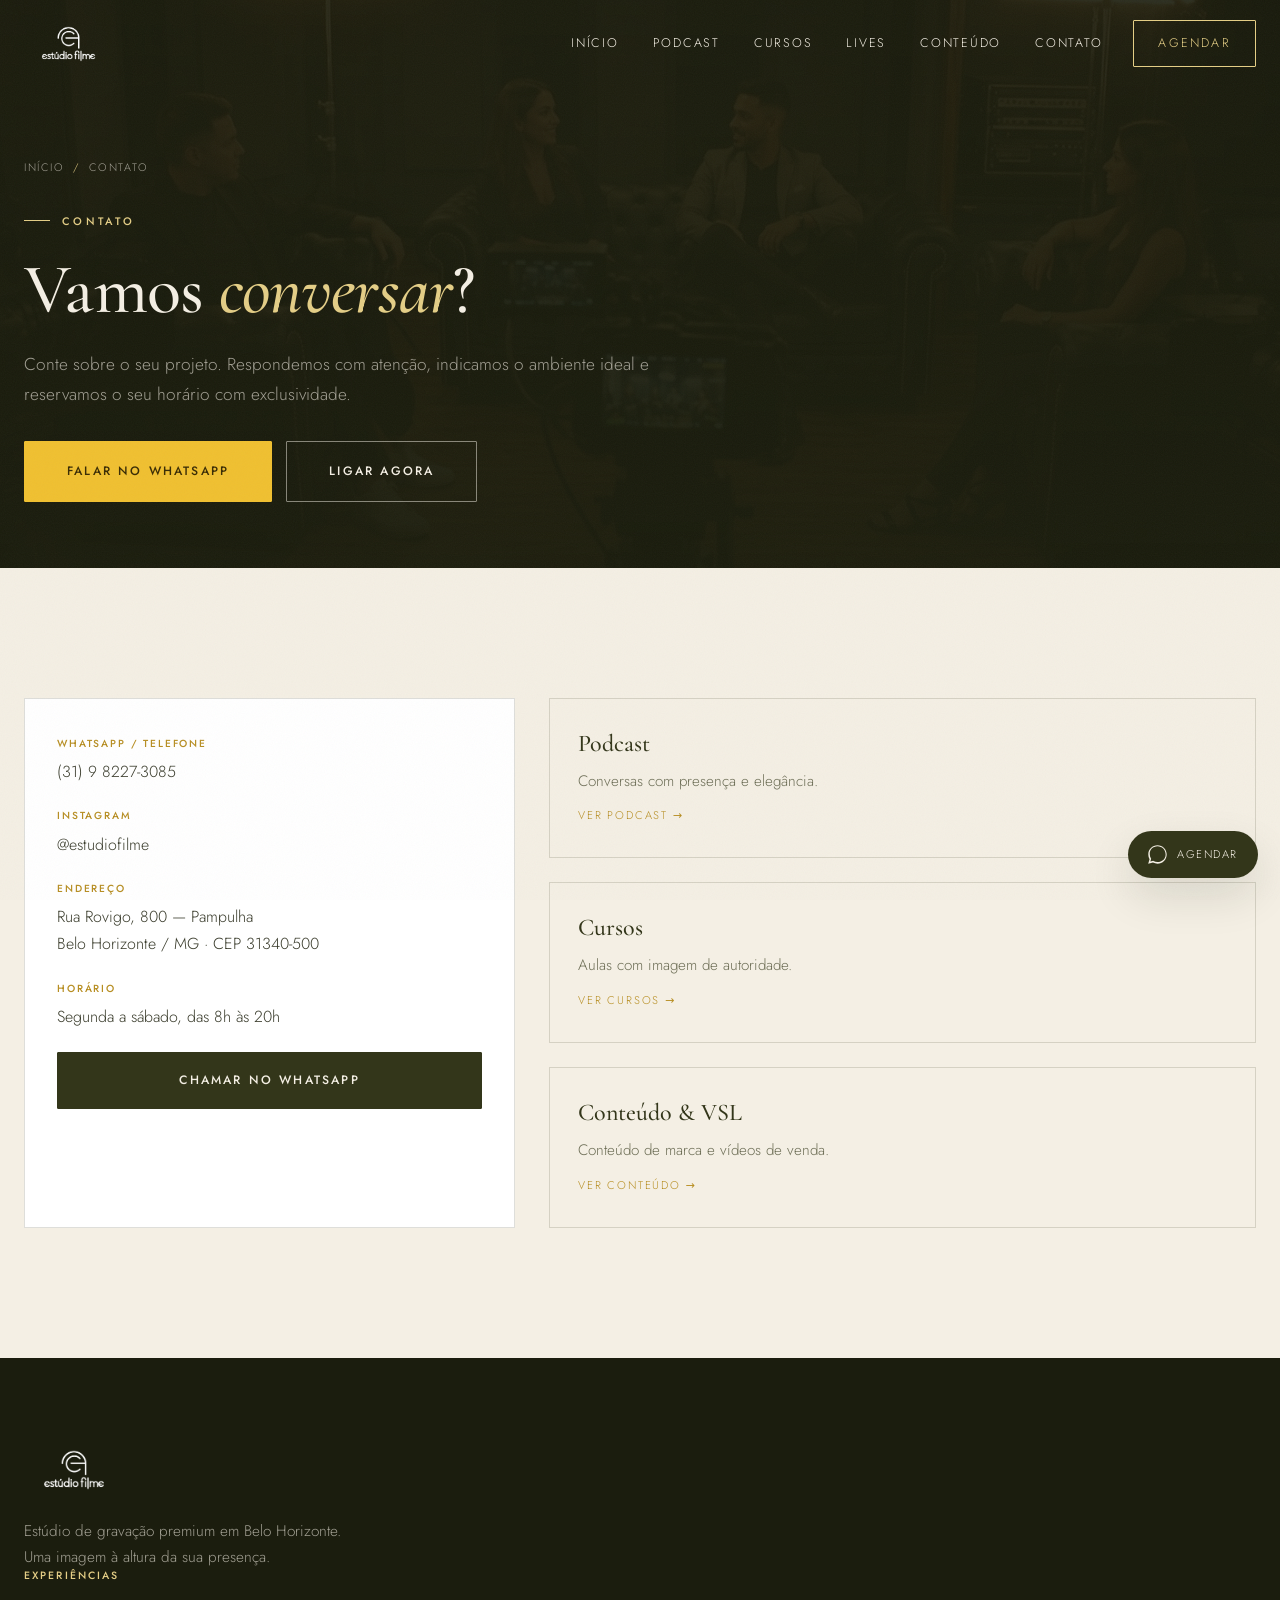
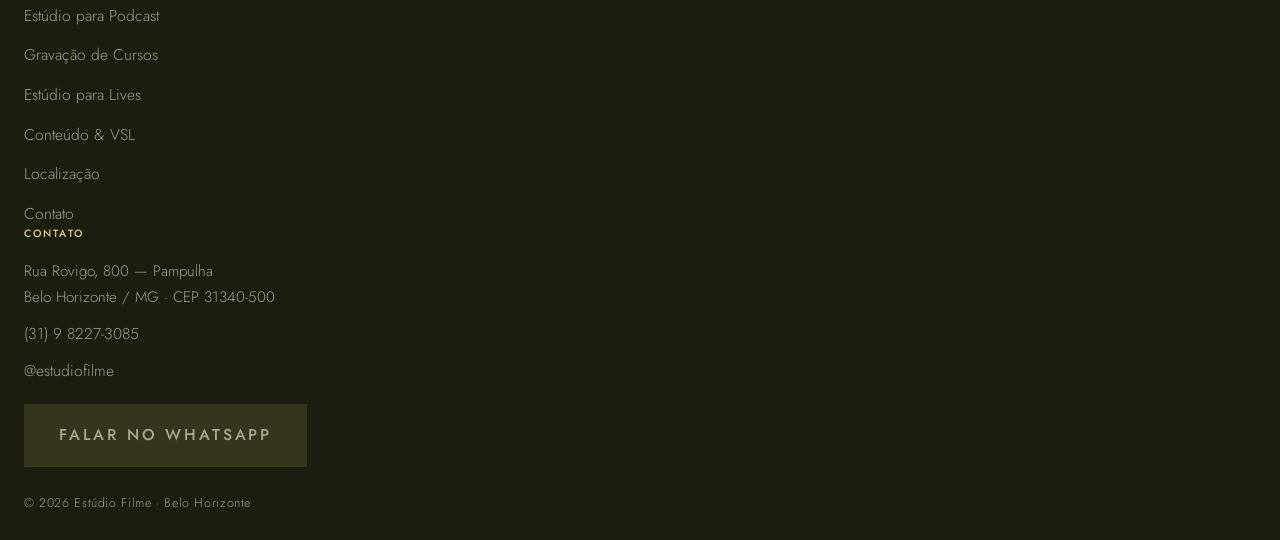
<file: contato/index.html>
<!DOCTYPE html>
<html lang="pt-BR">
<head>
  <!-- Google Tag Manager -->
  <script>(function(w,d,s,l,i){w[l]=w[l]||[];w[l].push({'gtm.start':new Date().getTime(),event:'gtm.js'});var f=d.getElementsByTagName(s)[0],j=d.createElement(s),dl=l!='dataLayer'?'&l='+l:'';j.async=true;j.src='https://www.googletagmanager.com/gtm.js?id='+i+dl;f.parentNode.insertBefore(j,f);})(window,document,'script','dataLayer','GTM-W6CDV4F4');</script>
  <!-- End Google Tag Manager -->

  <meta charset="UTF-8" />
  <meta name="viewport" content="width=device-width, initial-scale=1.0" />
  <meta name="theme-color" content="#F7F2E8" />

  <title>Contato e Agendamento | Estúdio Filme</title>
  <meta name="description" content="Fale com o Estúdio Filme e agende sua gravação em Belo Horizonte. Atendimento próximo e exclusivo pelo WhatsApp (31) 98227-3085. Estúdio premium na Pampulha." />
  <meta name="keywords" content="contato Estúdio Filme, agendar estúdio premium BH, WhatsApp estúdio gravação Belo Horizonte" />
  <meta name="robots" content="index, follow, max-image-preview:large, max-snippet:-1" />
  <meta name="geo.region" content="BR-MG" />
  <meta name="geo.placename" content="Belo Horizonte" />

  <meta property="og:type" content="website" />
  <meta property="og:locale" content="pt_BR" />
  <meta property="og:site_name" content="Estúdio Filme" />
  <meta property="og:title" content="Contato e Agendamento | Estúdio Filme" />
  <meta property="og:description" content="Agende sua gravação no Estúdio Filme pelo WhatsApp (31) 98227-3085." />
  <meta property="og:url" content="https://www.estudiofilme.com.br/contato/" />
  <meta property="og:image" content="https://www.estudiofilme.com.br/assets/estudio-music.jpg" />

  <link rel="icon" type="image/png" href="../assets/favicon.png" />
  <link rel="apple-touch-icon" href="../assets/favicon.png" />
  <link rel="canonical" href="https://www.estudiofilme.com.br/contato/" />
  <link rel="alternate" hreflang="pt-BR" href="https://www.estudiofilme.com.br/contato/" />
  <link rel="sitemap" type="application/xml" href="/sitemap.xml" />

  <link rel="preconnect" href="https://fonts.googleapis.com" />
  <link rel="preconnect" href="https://fonts.gstatic.com" crossorigin />
  <link href="https://fonts.googleapis.com/css2?family=Cormorant+Garamond:ital,wght@0,500;0,600;1,500;1,600&family=Jost:wght@300;400;500&display=swap" rel="stylesheet" media="print" onload="this.media='all'" />
  <noscript><link href="https://fonts.googleapis.com/css2?family=Cormorant+Garamond:ital,wght@0,500;0,600;1,500;1,600&family=Jost:wght@300;400;500&display=swap" rel="stylesheet" /></noscript>
  <link rel="stylesheet" href="../style.css" />

  <script type="application/ld+json">
  {
    "@context": "https://schema.org",
    "@graph": [
      { "@type": "ContactPage", "@id": "https://www.estudiofilme.com.br/contato/#contactpage", "url": "https://www.estudiofilme.com.br/contato/", "name": "Contato — Estúdio Filme", "about": { "@id": "https://www.estudiofilme.com.br/#business" } },
      { "@type": ["LocalBusiness","ProfessionalService"], "@id": "https://www.estudiofilme.com.br/#business", "name": "Estúdio Filme", "url": "https://www.estudiofilme.com.br/", "telephone": "+5531982273085", "image": "https://www.estudiofilme.com.br/assets/estudio-music.jpg", "priceRange": "$$$", "address": { "@type": "PostalAddress", "streetAddress": "Rua Rovigo, 800", "addressLocality": "Belo Horizonte", "addressRegion": "MG", "postalCode": "31340-500", "addressCountry": "BR" }, "contactPoint": { "@type": "ContactPoint", "telephone": "+5531982273085", "contactType": "reservas", "areaServed": "BR", "availableLanguage": "Portuguese" } },
      { "@type": "BreadcrumbList", "itemListElement": [ { "@type": "ListItem", "position": 1, "name": "Início", "item": "https://www.estudiofilme.com.br/" }, { "@type": "ListItem", "position": 2, "name": "Contato", "item": "https://www.estudiofilme.com.br/contato/" } ] }
    ]
  }
  </script>
</head>

<body>
  <!-- Google Tag Manager (noscript) -->
  <noscript><iframe src="https://www.googletagmanager.com/ns.html?id=GTM-W6CDV4F4" height="0" width="0" style="display:none;visibility:hidden"></iframe></noscript>
  <!-- End Google Tag Manager (noscript) -->

  <div class="progress" aria-hidden="true"></div>
  <div class="grain" aria-hidden="true"></div>
  <header class="navbar over-hero" id="navbar">
    <div class="container nav-inner">
      <a href="../" class="nav-logo" aria-label="Estúdio Filme — página inicial"><img src="../assets/logo.png" alt="Logo Estúdio Filme" width="150" height="50" /></a>
      <button class="nav-toggle" id="navToggle" aria-label="Abrir menu" aria-expanded="false" aria-controls="navMenu"><span></span><span></span><span></span></button>
      <nav class="nav-menu nav-desk" id="navMenu" aria-label="Navegação principal">
        <ul>
          <li><a href="../">Início</a></li>
          <li><a href="../podcast/">Podcast</a></li>
          <li><a href="../cursos/">Cursos</a></li>
          <li><a href="../lives/">Lives</a></li>
          <li><a href="../conteudo/">Conteúdo</a></li>
          <li><a href="../contato/" aria-current="page">Contato</a></li>
          <li><a class="nav-cta" href="https://seupodcast-saas-production.up.railway.app/l?s=estudiofilme.com.br" target="_blank" rel="noopener">Agendar</a></li>
        </ul>
      </nav>
    </div>
  </header>

  <main>
    <section class="subhero">
      <div class="bg"><img src="../assets/estudio-music.jpg" alt="" aria-hidden="true" data-parallax="0.07" /></div>
      <div class="container">
        <nav class="breadcrumb" aria-label="Trilha"><ol><li><a href="../">Início</a></li><li aria-current="page">Contato</li></ol></nav>
        <span class="eyebrow">Contato</span>
        <h1>Vamos <em>conversar</em>?</h1>
        <p class="lead">Conte sobre o seu projeto. Respondemos com atenção, indicamos o ambiente ideal e reservamos o seu horário com exclusividade.</p>
        <div class="hero-actions">
          <a class="btn btn-solid btn-lg" href="https://seupodcast-saas-production.up.railway.app/l?s=estudiofilme.com.br" target="_blank" rel="noopener">Falar no WhatsApp</a>
          <a class="btn btn-outline btn-lg" href="tel:+5531982273085">Ligar agora</a>
        </div>
      </div>
    </section>

    <section class="section">
      <div class="container">
        <div class="location-grid">
          <address class="location-info reveal">
            <p class="loc-item"><strong>WhatsApp / Telefone</strong><a href="tel:+5531982273085">(31) 9 8227-3085</a></p>
            <p class="loc-item"><strong>Instagram</strong><a href="https://www.instagram.com/estudiofilme" target="_blank" rel="noopener">@estudiofilme</a></p>
            <p class="loc-item"><strong>Endereço</strong>Rua Rovigo, 800 — Pampulha<br />Belo Horizonte / MG · CEP 31340-500</p>
            <p class="loc-item"><strong>Horário</strong>Segunda a sábado, das 8h às 20h</p>
            <a class="btn btn-solid" href="https://seupodcast-saas-production.up.railway.app/l?s=estudiofilme.com.br" target="_blank" rel="noopener">Chamar no WhatsApp</a>
          </address>
          <div class="related-grid" style="grid-template-columns:1fr">
            <a class="related-card reveal" href="../podcast/"><h3>Podcast</h3><p>Conversas com presença e elegância.</p><span class="sol-link">Ver podcast</span></a>
            <a class="related-card reveal" href="../cursos/"><h3>Cursos</h3><p>Aulas com imagem de autoridade.</p><span class="sol-link">Ver cursos</span></a>
            <a class="related-card reveal" href="../conteudo/"><h3>Conteúdo &amp; VSL</h3><p>Conteúdo de marca e vídeos de venda.</p><span class="sol-link">Ver conteúdo</span></a>
          </div>
        </div>
      </div>
    </section>
  </main>

  <footer class="footer">
    <div class="container footer-inner">
      <div class="footer-brand"><img src="../assets/logo.png" alt="Estúdio Filme" width="160" height="52" /><p>Estúdio de gravação premium em Belo Horizonte. Uma imagem à altura da sua presença.</p></div>
      <nav class="footer-nav" aria-label="Links do rodapé"><h4>Experiências</h4><ul>
        <li><a href="../podcast/">Estúdio para Podcast</a></li>
        <li><a href="../cursos/">Gravação de Cursos</a></li>
        <li><a href="../lives/">Estúdio para Lives</a></li>
        <li><a href="../conteudo/">Conteúdo &amp; VSL</a></li>
        <li><a href="../localizacao/">Localização</a></li>
        <li><a href="../contato/">Contato</a></li>
      </ul></nav>
      <div class="footer-contact"><h4>Contato</h4><address class="footer-address">
        <p>Rua Rovigo, 800 — Pampulha<br />Belo Horizonte / MG · CEP 31340-500</p>
        <p><a href="tel:+5531982273085">(31) 9 8227-3085</a></p>
        <p><a href="https://www.instagram.com/estudiofilme" target="_blank" rel="noopener">@estudiofilme</a></p>
      </address>
      <a class="btn btn-solid" href="https://seupodcast-saas-production.up.railway.app/l?s=estudiofilme.com.br" target="_blank" rel="noopener">Falar no WhatsApp</a></div>
    </div>
    <div class="footer-bottom"><div class="container"><p>© <span id="year"></span> Estúdio Filme · Belo Horizonte</p></div></div>
  </footer>

  <a class="whatsapp-float" href="https://seupodcast-saas-production.up.railway.app/l?s=estudiofilme.com.br" target="_blank" rel="noopener" aria-label="Falar no WhatsApp">
    <svg viewBox="0 0 32 32" aria-hidden="true"><path d="M16 .4C7.4.4.5 7.3.5 15.9c0 2.8.7 5.5 2.1 7.9L.3 31.7l8.1-2.1c2.3 1.3 4.9 1.9 7.6 1.9 8.6 0 15.5-6.9 15.5-15.5S24.6.4 16 .4zm0 28.3c-2.4 0-4.7-.6-6.7-1.8l-.5-.3-4.8 1.3 1.3-4.7-.3-.5c-1.3-2.1-2-4.5-2-6.9C2.3 8.3 8.4 2.3 16 2.3S29.7 8.3 29.7 16 23.6 28.7 16 28.7z"/></svg>
    <span class="wf-label">Agendar</span>
  </a>
  <button class="to-top" aria-label="Voltar ao topo"><svg viewBox="0 0 24 24" width="18" height="18" fill="none" stroke="currentColor" stroke-width="1.6"><path d="M12 19V5M5 12l7-7 7 7"/></svg></button>

  <script src="../script.js" defer></script>
  <script src="/track.js" defer></script>
</body>
</html>
</file>
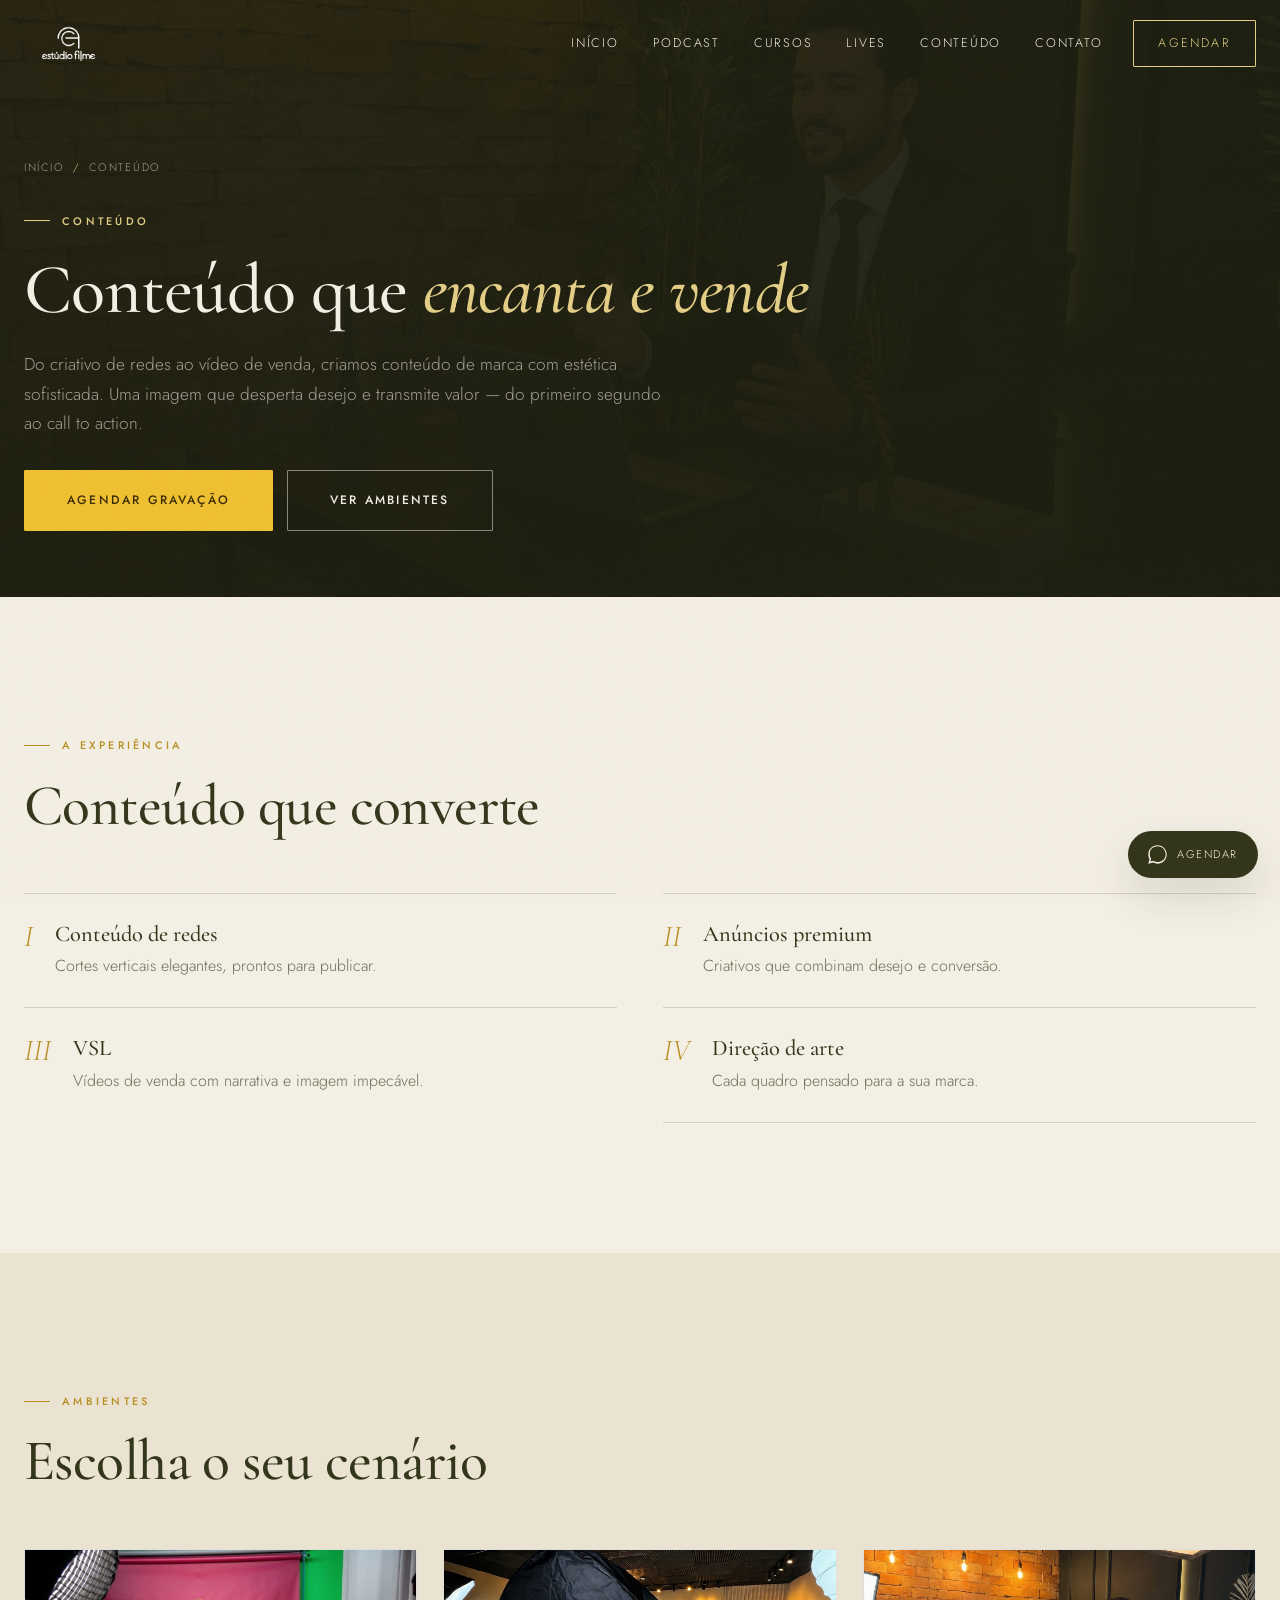
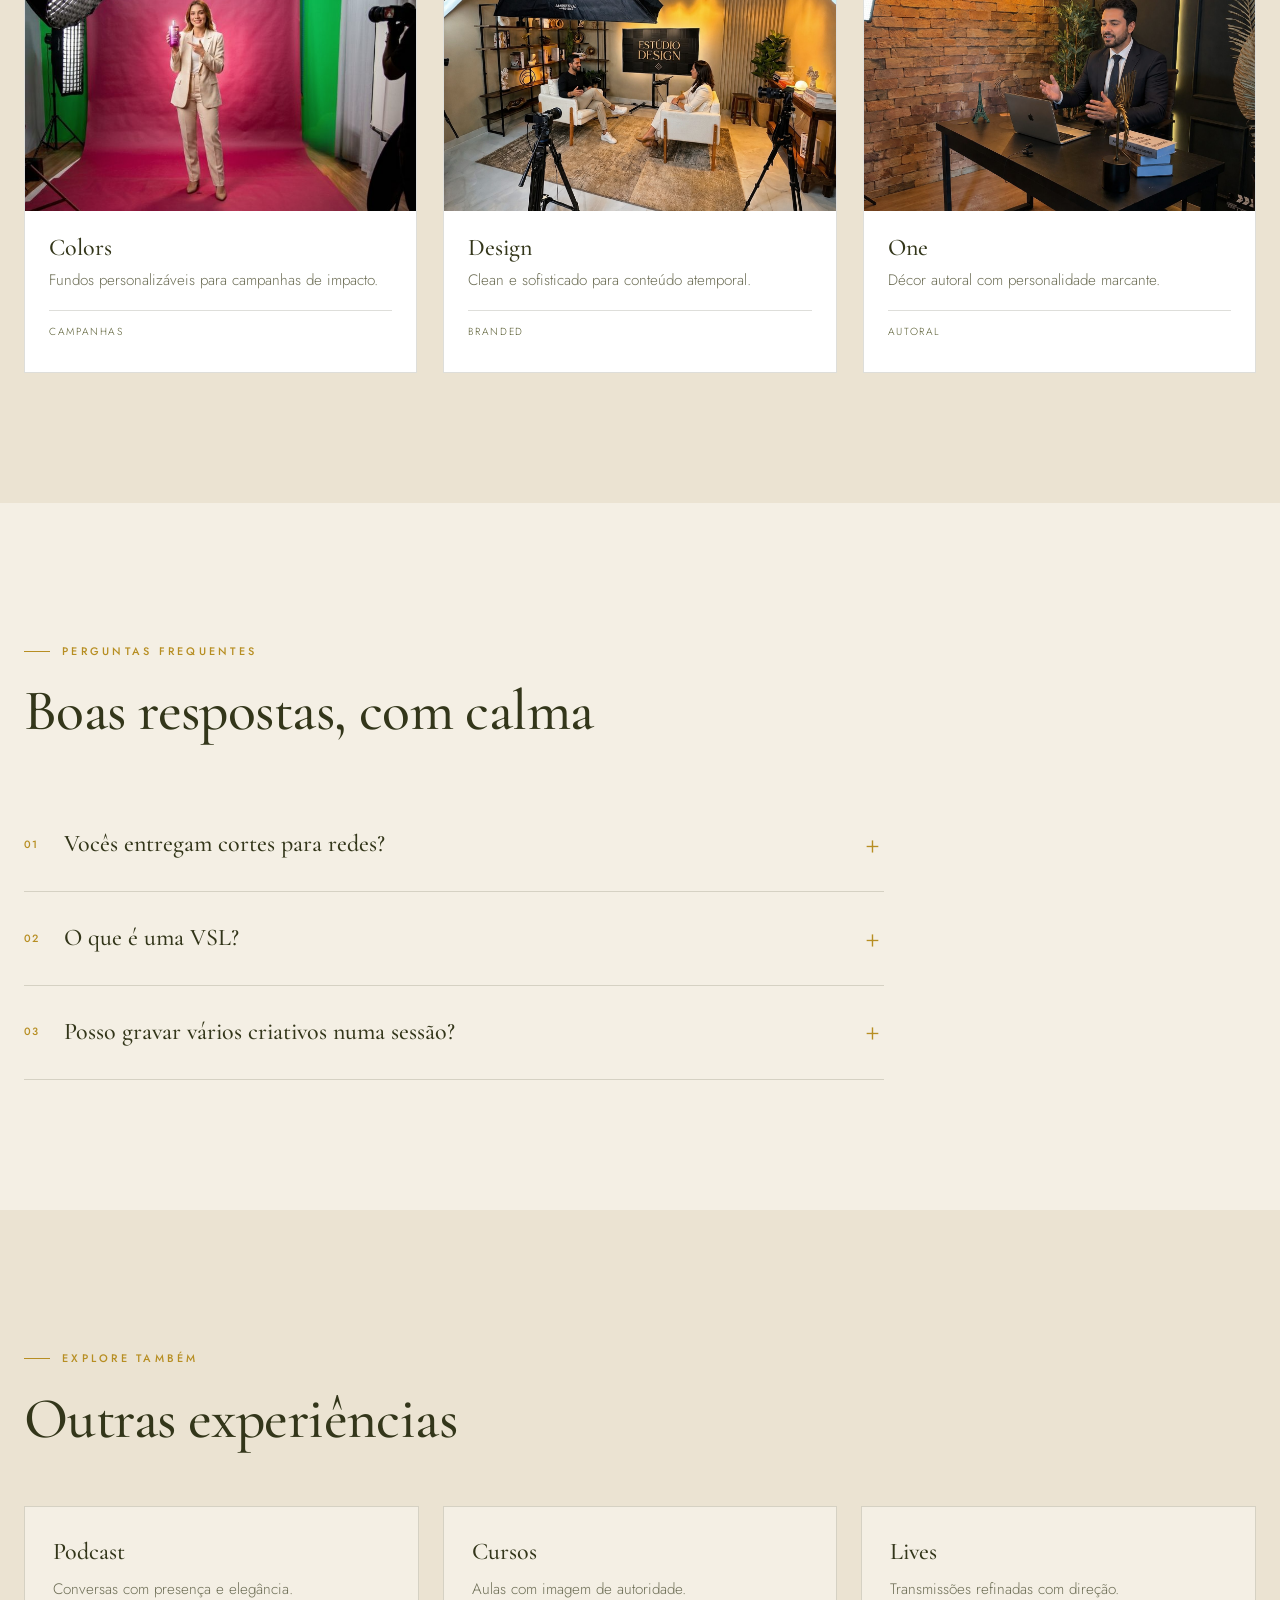
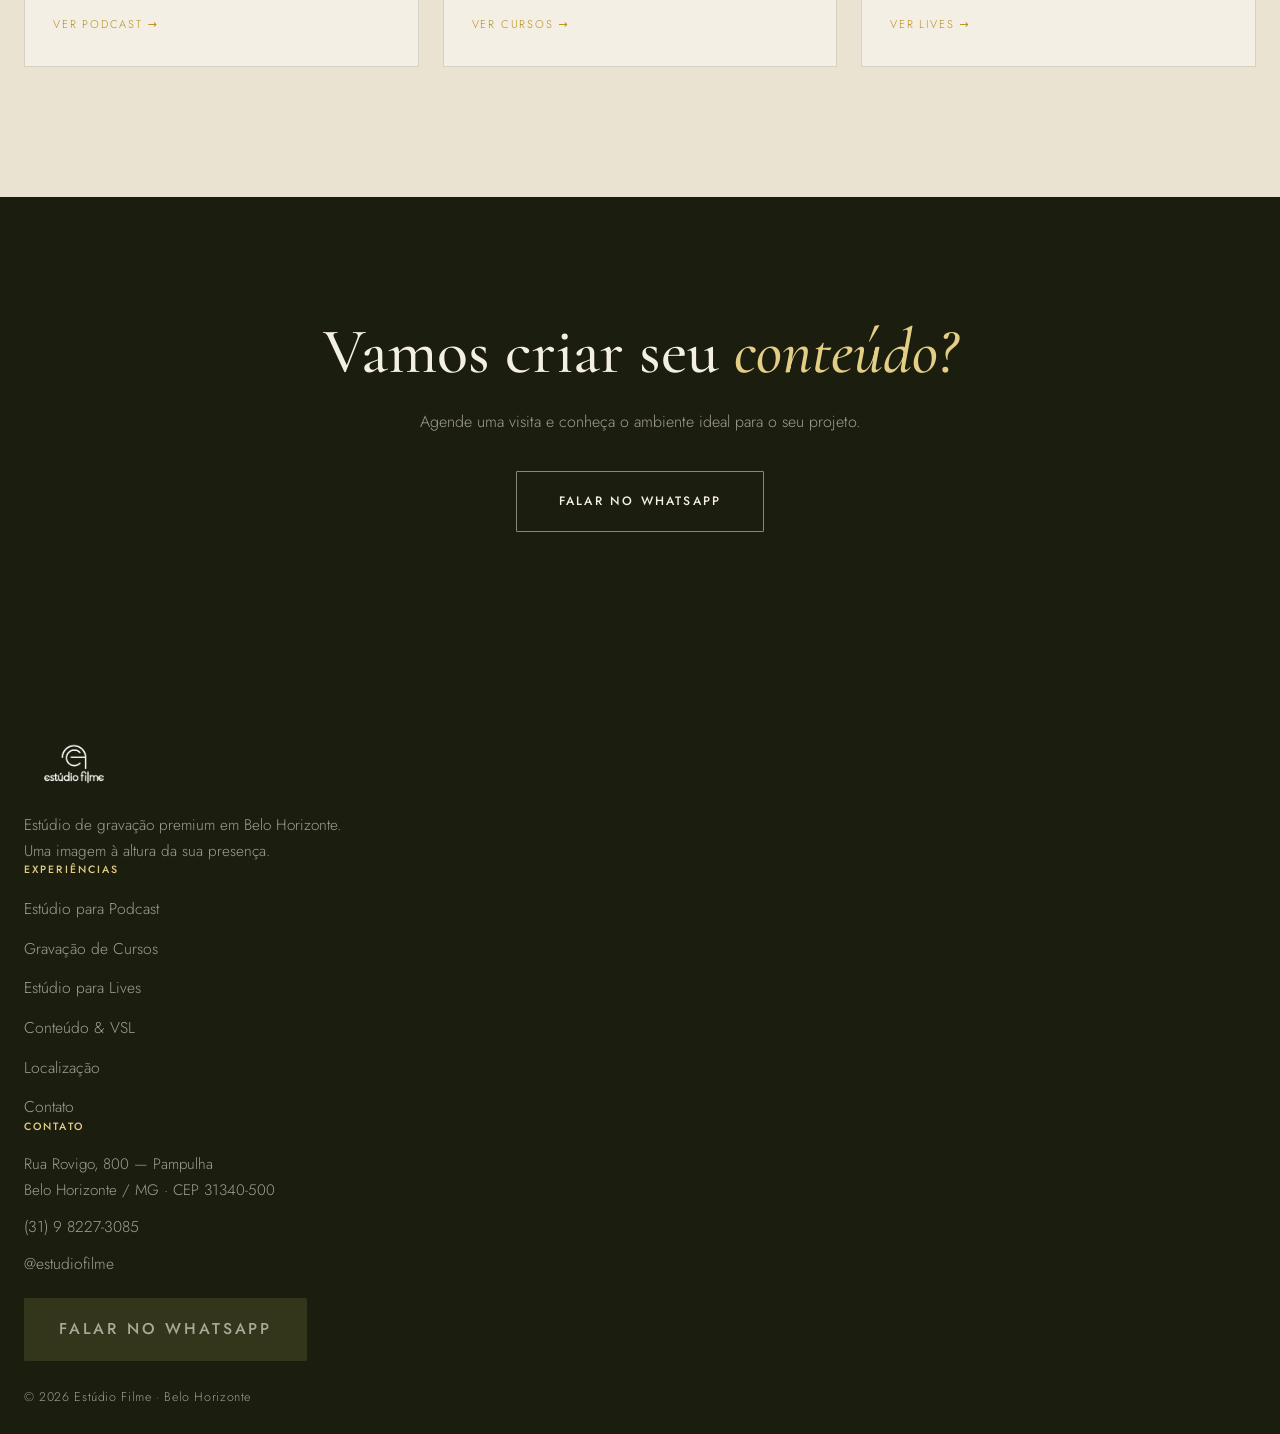
<file: conteudo/index.html>
<!DOCTYPE html>
<html lang="pt-BR">
<head>
  <!-- Google Tag Manager -->
  <script>(function(w,d,s,l,i){w[l]=w[l]||[];w[l].push({'gtm.start':new Date().getTime(),event:'gtm.js'});var f=d.getElementsByTagName(s)[0],j=d.createElement(s),dl=l!='dataLayer'?'&l='+l:'';j.async=true;j.src='https://www.googletagmanager.com/gtm.js?id='+i+dl;f.parentNode.insertBefore(j,f);})(window,document,'script','dataLayer','GTM-W6CDV4F4');</script>
  <!-- End Google Tag Manager -->

  <meta charset="UTF-8" />
  <meta name="viewport" content="width=device-width, initial-scale=1.0" />
  <meta name="theme-color" content="#F7F2E8" />

  <title>Conteúdo de Marca, Anúncios e VSL Premium em BH | Estúdio Filme</title>
  <meta name="description" content="Conteúdo de marca, campanhas e VSLs com estética sofisticada em Belo Horizonte. Cortes para redes, anúncios de alto padrão e vídeos de venda que encantam e convertem." />
  <meta name="keywords" content="conteúdo de marca BH, anúncios premium, VSL Belo Horizonte, cortes para redes, campanhas, branded content" />
  <meta name="robots" content="index, follow, max-image-preview:large, max-snippet:-1" />
  <meta name="geo.region" content="BR-MG" />
  <meta name="geo.placename" content="Belo Horizonte" />

  <meta property="og:type" content="website" />
  <meta property="og:locale" content="pt_BR" />
  <meta property="og:site_name" content="Estúdio Filme" />
  <meta property="og:title" content="Conteúdo de Marca, Anúncios e VSL Premium em BH | Estúdio Filme" />
  <meta property="og:description" content="Conteúdo de marca, campanhas e VSLs com estética sofisticada em Belo Horizonte. Cortes para redes, anúncios de alto padrão e vídeos de venda que encantam e convertem." />
  <meta property="og:url" content="https://www.estudiofilme.com.br/conteudo/" />
  <meta property="og:image" content="https://www.estudiofilme.com.br/assets/estudio-colors.jpg" />

  <link rel="icon" type="image/png" href="../assets/favicon.png" />
  <link rel="apple-touch-icon" href="../assets/favicon.png" />
  <link rel="canonical" href="https://www.estudiofilme.com.br/conteudo/" />
  <link rel="alternate" hreflang="pt-BR" href="https://www.estudiofilme.com.br/conteudo/" />
  <link rel="sitemap" type="application/xml" href="/sitemap.xml" />

  <link rel="preconnect" href="https://fonts.googleapis.com" />
  <link rel="preconnect" href="https://fonts.gstatic.com" crossorigin />
  <link href="https://fonts.googleapis.com/css2?family=Cormorant+Garamond:ital,wght@0,500;0,600;1,500;1,600&family=Jost:wght@300;400;500&display=swap" rel="stylesheet" media="print" onload="this.media='all'" />
  <noscript><link href="https://fonts.googleapis.com/css2?family=Cormorant+Garamond:ital,wght@0,500;0,600;1,500;1,600&family=Jost:wght@300;400;500&display=swap" rel="stylesheet" /></noscript>
  <link rel="stylesheet" href="../style.css" />

  <script type="application/ld+json">
  {
    "@context": "https://schema.org",
    "@graph": [
      { "@type": "Service", "@id": "https://www.estudiofilme.com.br/conteudo/#service", "serviceType": "Produção de conteúdo de marca, anúncios e VSL", "name": "Conteúdo — Estúdio Filme", "description": "Estúdio premium em Belo Horizonte para conteúdo de marca, anúncios e VSL, com estética sofisticada e edição refinada.", "url": "https://www.estudiofilme.com.br/conteudo/", "areaServed": { "@type": "City", "name": "Belo Horizonte" }, "provider": { "@type": "LocalBusiness", "name": "Estúdio Filme", "@id": "https://www.estudiofilme.com.br/#business", "telephone": "+5531982273085" } },
      { "@type": "BreadcrumbList", "itemListElement": [ { "@type": "ListItem", "position": 1, "name": "Início", "item": "https://www.estudiofilme.com.br/" }, { "@type": "ListItem", "position": 2, "name": "Conteúdo", "item": "https://www.estudiofilme.com.br/conteudo/" } ] },
      { "@type": "FAQPage", "mainEntity": [ { "@type": "Question", "name": "Vocês entregam cortes para redes?", "acceptedAnswer": { "@type": "Answer", "text": "Sim, cortes verticais editados e prontos para Reels, TikTok e Shorts." } }, { "@type": "Question", "name": "O que é uma VSL?", "acceptedAnswer": { "@type": "Answer", "text": "É um vídeo de venda. Cuidamos do estúdio, teleprompter e edição para a sua converter mais." } }, { "@type": "Question", "name": "Posso gravar vários criativos numa sessão?", "acceptedAnswer": { "@type": "Answer", "text": "Sim, várias variações em uma única sessão, com organização e agilidade." } } ] }
    ]
  }
  </script>
</head>

<body>
  <!-- Google Tag Manager (noscript) -->
  <noscript><iframe src="https://www.googletagmanager.com/ns.html?id=GTM-W6CDV4F4" height="0" width="0" style="display:none;visibility:hidden"></iframe></noscript>
  <!-- End Google Tag Manager (noscript) -->

  <div class="progress" aria-hidden="true"></div>
  <div class="grain" aria-hidden="true"></div>
  <header class="navbar over-hero" id="navbar">
    <div class="container nav-inner">
      <a href="../" class="nav-logo" aria-label="Estúdio Filme — página inicial"><img src="../assets/logo.png" alt="Logo Estúdio Filme" width="150" height="50" /></a>
      <button class="nav-toggle" id="navToggle" aria-label="Abrir menu" aria-expanded="false" aria-controls="navMenu"><span></span><span></span><span></span></button>
      <nav class="nav-menu nav-desk" id="navMenu" aria-label="Navegação principal">
        <ul>
          <li><a href="../">Início</a></li>
          <li><a href="../podcast/">Podcast</a></li>
          <li><a href="../cursos/">Cursos</a></li>
          <li><a href="../lives/">Lives</a></li>
          <li><a href="../conteudo/" aria-current="page">Conteúdo</a></li>
          <li><a href="../contato/">Contato</a></li>
          <li><a class="nav-cta" href="https://seupodcast-saas-production.up.railway.app/l?s=estudiofilme.com.br" target="_blank" rel="noopener">Agendar</a></li>
        </ul>
      </nav>
    </div>
  </header>

  <main>
    <section class="subhero">
      <div class="bg"><img src="../assets/estudio-one.jpg" alt="" aria-hidden="true" data-parallax="0.07" /></div>
      <div class="container">
        <nav class="breadcrumb" aria-label="Trilha"><ol><li><a href="../">Início</a></li><li aria-current="page">Conteúdo</li></ol></nav>
        <span class="eyebrow">Conteúdo</span>
        <h1>Conteúdo que <em>encanta e vende</em></h1>
        <p class="lead">Do criativo de redes ao vídeo de venda, criamos conteúdo de marca com estética sofisticada. Uma imagem que desperta desejo e transmite valor — do primeiro segundo ao call to action.</p>
        <div class="hero-actions">
          <a class="btn btn-solid btn-lg" href="https://seupodcast-saas-production.up.railway.app/l?s=estudiofilme.com.br" target="_blank" rel="noopener">Agendar gravação</a>
          <a class="btn btn-outline btn-lg" href="#ambientes">Ver ambientes</a>
        </div>
      </div>
    </section>

    <section class="section">
      <div class="container">
        <div class="section-head reveal"><span class="eyebrow">A experiência</span><h2>Conteúdo que converte</h2></div>
        <div class="exp-grid">
          <div class="exp-item reveal"><span class="exp-num">I</span><div><h3>Conteúdo de redes</h3><p>Cortes verticais elegantes, prontos para publicar.</p></div></div>
          <div class="exp-item reveal"><span class="exp-num">II</span><div><h3>Anúncios premium</h3><p>Criativos que combinam desejo e conversão.</p></div></div>
          <div class="exp-item reveal"><span class="exp-num">III</span><div><h3>VSL</h3><p>Vídeos de venda com narrativa e imagem impecável.</p></div></div>
          <div class="exp-item reveal"><span class="exp-num">IV</span><div><h3>Direção de arte</h3><p>Cada quadro pensado para a sua marca.</p></div></div>
        </div>
      </div>
    </section>

    <section class="section alt" id="ambientes">
      <div class="container">
        <div class="section-head reveal"><span class="eyebrow">Ambientes</span><h2>Escolha o seu cenário</h2></div>
        <div class="studio-grid">
          <article class="studio-card reveal"><div class="studio-img"><img src="../assets/estudio-colors.jpg" alt="Ambiente Colors para anúncios e VSL" loading="lazy" /></div><div class="studio-body"><h3>Colors</h3><p>Fundos personalizáveis para campanhas de impacto.</p><span class="studio-tag">Campanhas</span></div></article>
          <article class="studio-card reveal"><div class="studio-img"><img src="../assets/estudio-design.jpg" alt="Ambiente Design para conteúdo de marca" loading="lazy" /></div><div class="studio-body"><h3>Design</h3><p>Clean e sofisticado para conteúdo atemporal.</p><span class="studio-tag">Branded</span></div></article>
          <article class="studio-card reveal"><div class="studio-img"><img src="../assets/estudio-one.jpg" alt="Ambiente One para conteúdo autoral" loading="lazy" /></div><div class="studio-body"><h3>One</h3><p>Décor autoral com personalidade marcante.</p><span class="studio-tag">Autoral</span></div></article>
        </div>
      </div>
    </section>

    <section class="section" id="faq">
      <div class="container">
        <div class="section-head reveal"><span class="eyebrow">Perguntas frequentes</span><h2>Boas respostas, com calma</h2></div>
        <div class="faq-list">
          <details class="faq-item reveal"><summary>Vocês entregam cortes para redes?</summary><p>Sim, cortes verticais editados e prontos para Reels, TikTok e Shorts.</p></details>
          <details class="faq-item reveal"><summary>O que é uma VSL?</summary><p>É um vídeo de venda. Cuidamos do estúdio, teleprompter e edição para a sua converter mais.</p></details>
          <details class="faq-item reveal"><summary>Posso gravar vários criativos numa sessão?</summary><p>Sim, várias variações em uma única sessão, com organização e agilidade.</p></details>
        </div>
      </div>
    </section>

    <section class="section alt">
      <div class="container">
        <div class="section-head reveal"><span class="eyebrow">Explore também</span><h2>Outras experiências</h2></div>
        <div class="related-grid">
          <a class="related-card reveal" href="../podcast/"><h3>Podcast</h3><p>Conversas com presença e elegância.</p><span class="sol-link">Ver podcast</span></a>
          <a class="related-card reveal" href="../cursos/"><h3>Cursos</h3><p>Aulas com imagem de autoridade.</p><span class="sol-link">Ver cursos</span></a>
          <a class="related-card reveal" href="../lives/"><h3>Lives</h3><p>Transmissões refinadas com direção.</p><span class="sol-link">Ver lives</span></a>
        </div>
      </div>
    </section>

    <section class="cta" id="contato">
      <div class="container reveal">
        <h2>Vamos criar seu <em>conteúdo?</em></h2>
        <p>Agende uma visita e conheça o ambiente ideal para o seu projeto.</p>
        <a class="btn btn-outline btn-lg" href="https://seupodcast-saas-production.up.railway.app/l?s=estudiofilme.com.br" target="_blank" rel="noopener">Falar no WhatsApp</a>
      </div>
    </section>
  </main>
  <footer class="footer">
    <div class="container footer-inner">
      <div class="footer-brand"><img src="../assets/logo.png" alt="Estúdio Filme" width="160" height="52" /><p>Estúdio de gravação premium em Belo Horizonte. Uma imagem à altura da sua presença.</p></div>
      <nav class="footer-nav" aria-label="Links do rodapé"><h4>Experiências</h4><ul>
        <li><a href="../podcast/">Estúdio para Podcast</a></li>
        <li><a href="../cursos/">Gravação de Cursos</a></li>
        <li><a href="../lives/">Estúdio para Lives</a></li>
        <li><a href="../conteudo/">Conteúdo &amp; VSL</a></li>
        <li><a href="../localizacao/">Localização</a></li>
        <li><a href="../contato/">Contato</a></li>
      </ul></nav>
      <div class="footer-contact"><h4>Contato</h4><address class="footer-address">
        <p>Rua Rovigo, 800 — Pampulha<br />Belo Horizonte / MG · CEP 31340-500</p>
        <p><a href="tel:+5531982273085">(31) 9 8227-3085</a></p>
        <p><a href="https://www.instagram.com/estudiofilme" target="_blank" rel="noopener">@estudiofilme</a></p>
      </address>
      <a class="btn btn-solid" href="https://seupodcast-saas-production.up.railway.app/l?s=estudiofilme.com.br" target="_blank" rel="noopener">Falar no WhatsApp</a></div>
    </div>
    <div class="footer-bottom"><div class="container"><p>© <span id="year"></span> Estúdio Filme · Belo Horizonte</p></div></div>
  </footer>

  <a class="whatsapp-float" href="https://seupodcast-saas-production.up.railway.app/l?s=estudiofilme.com.br" target="_blank" rel="noopener" aria-label="Falar no WhatsApp">
    <svg viewBox="0 0 32 32" aria-hidden="true"><path d="M16 .4C7.4.4.5 7.3.5 15.9c0 2.8.7 5.5 2.1 7.9L.3 31.7l8.1-2.1c2.3 1.3 4.9 1.9 7.6 1.9 8.6 0 15.5-6.9 15.5-15.5S24.6.4 16 .4zm0 28.3c-2.4 0-4.7-.6-6.7-1.8l-.5-.3-4.8 1.3 1.3-4.7-.3-.5c-1.3-2.1-2-4.5-2-6.9C2.3 8.3 8.4 2.3 16 2.3S29.7 8.3 29.7 16 23.6 28.7 16 28.7z"/></svg>
    <span class="wf-label">Agendar</span>
  </a>
  <button class="to-top" aria-label="Voltar ao topo"><svg viewBox="0 0 24 24" width="18" height="18" fill="none" stroke="currentColor" stroke-width="1.6"><path d="M12 19V5M5 12l7-7 7 7"/></svg></button>

  <script src="../script.js" defer></script>
  <script src="/track.js" defer></script>
</body>
</html>
</file>
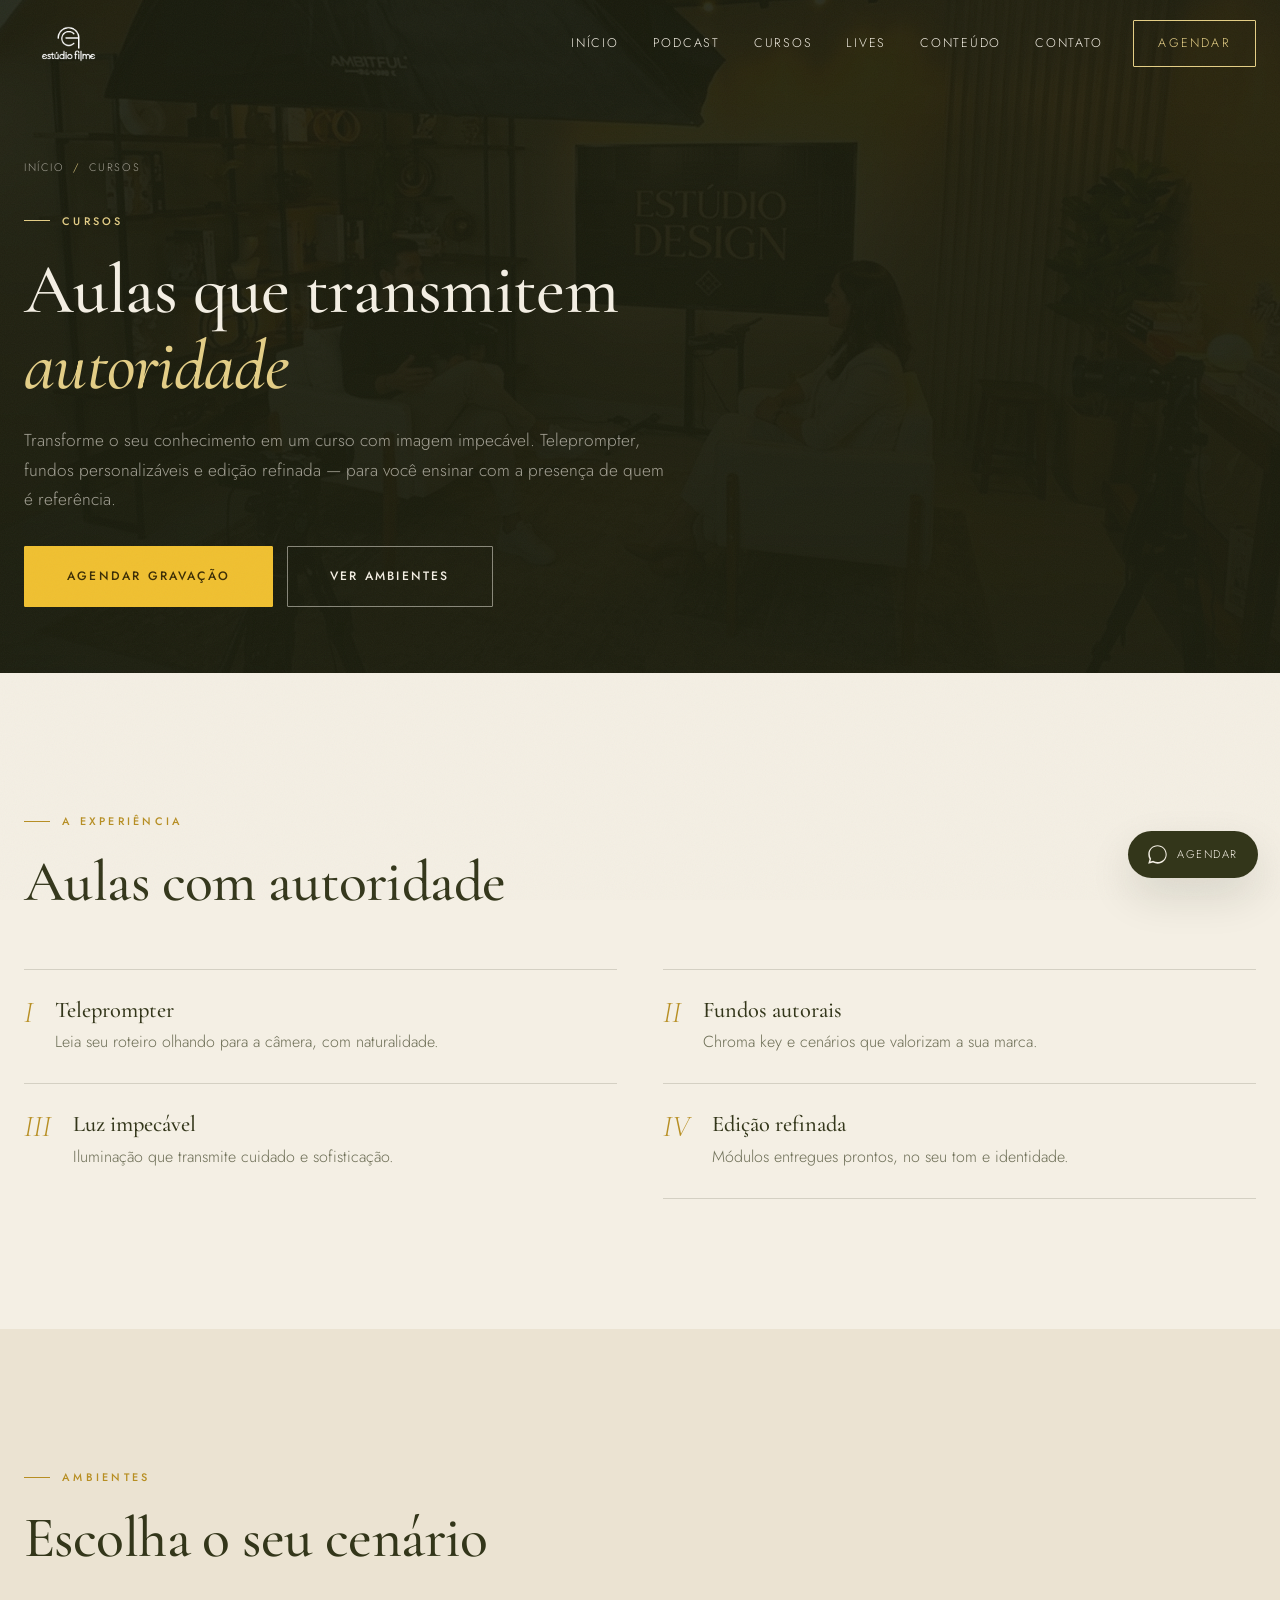
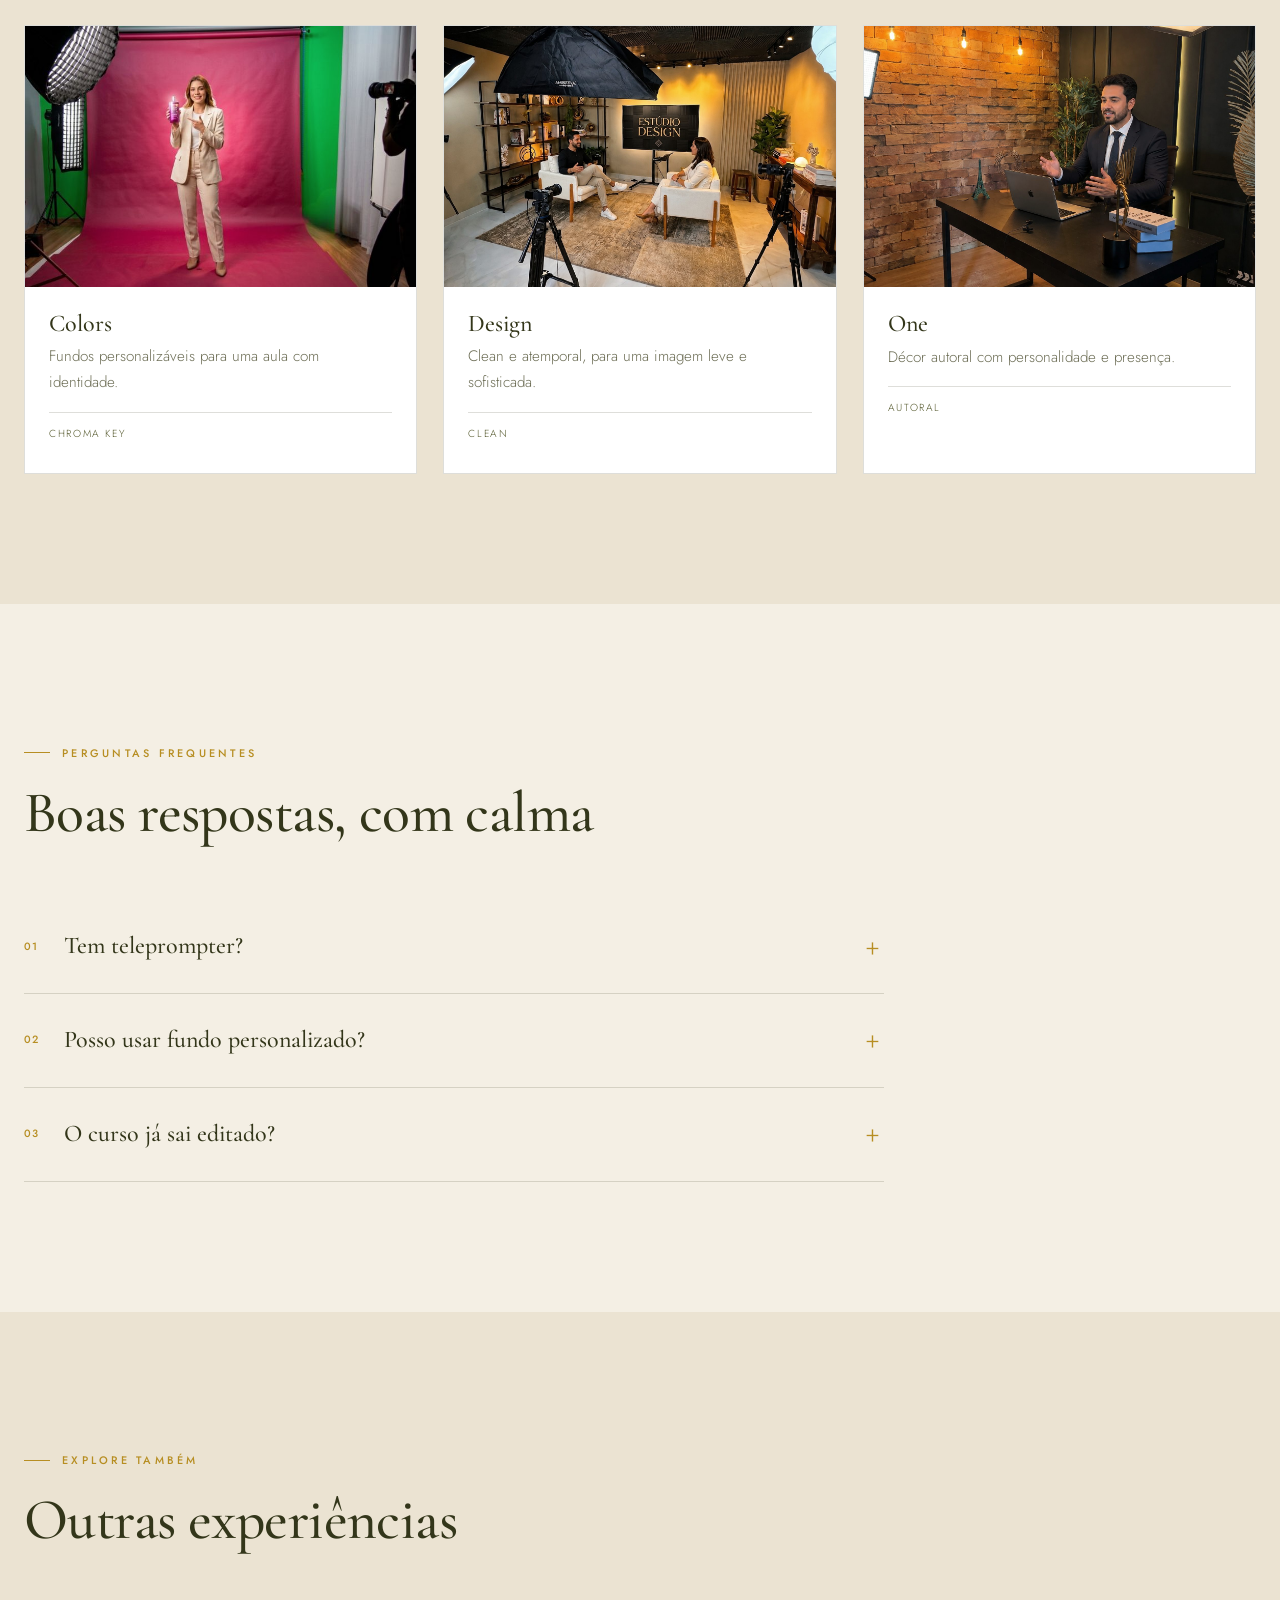
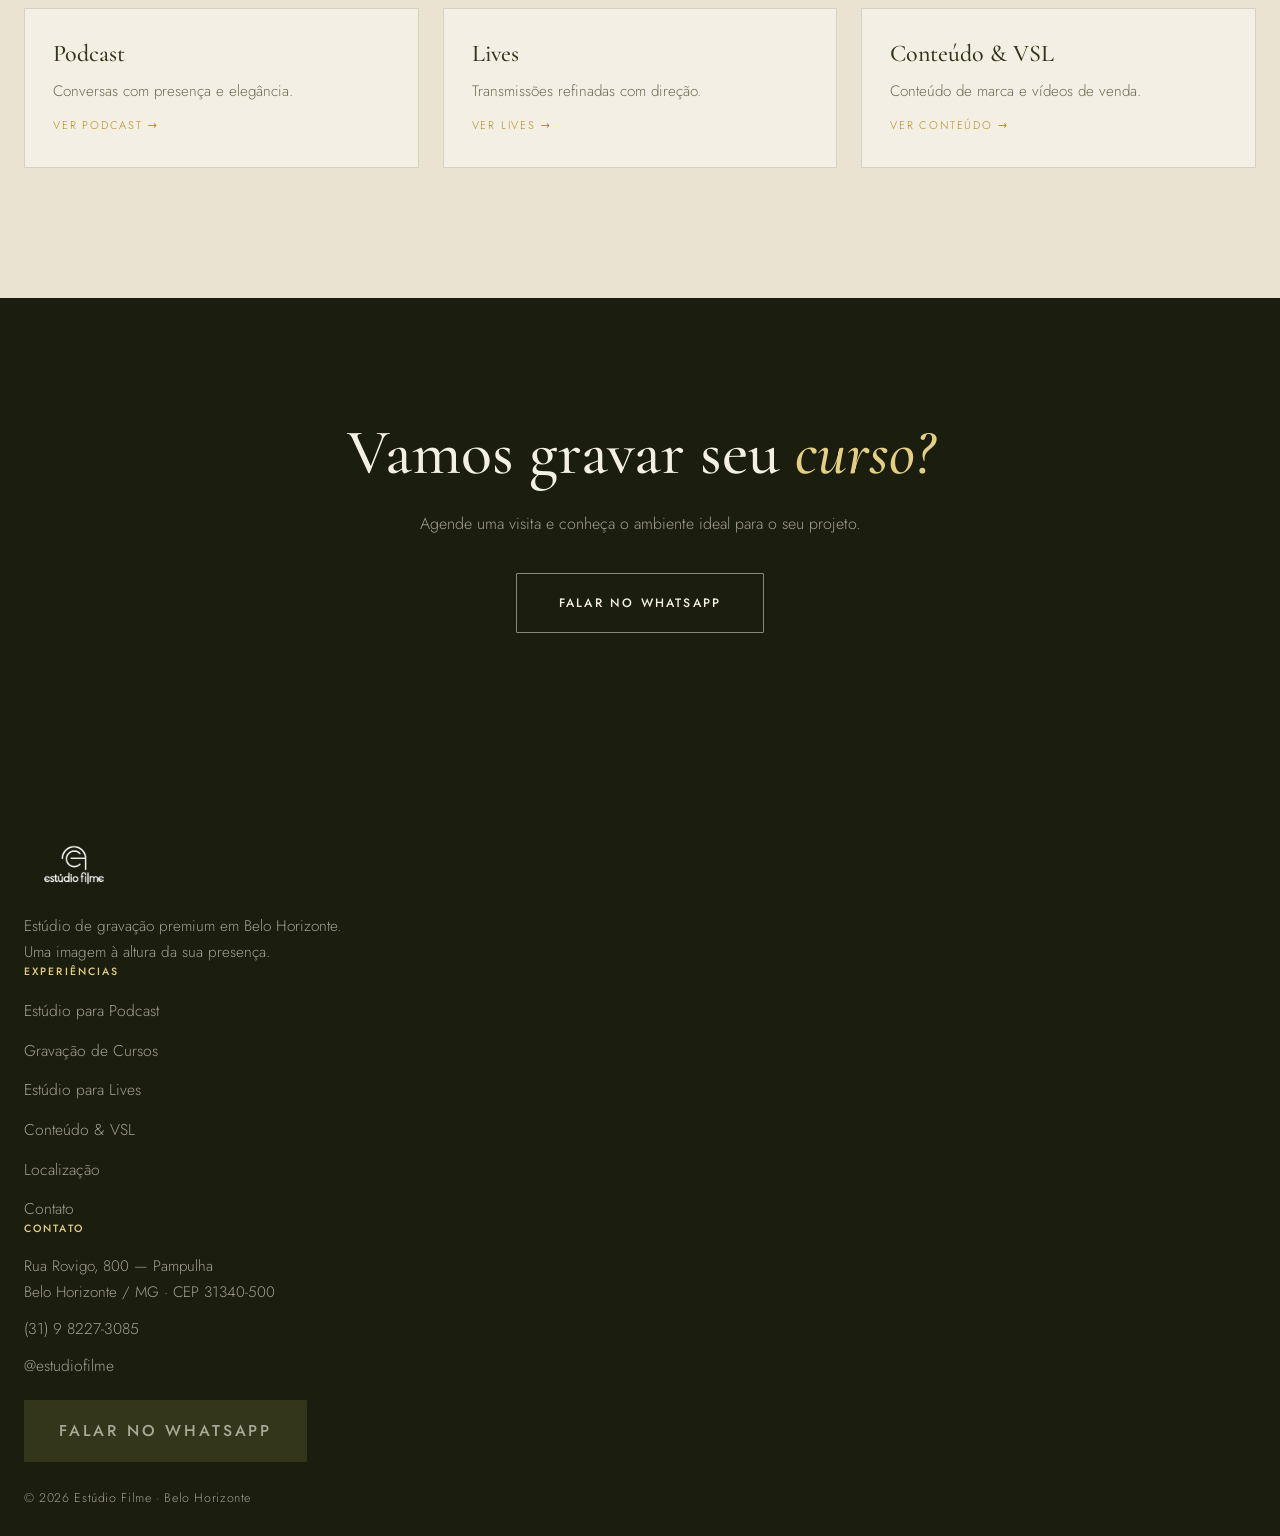
<file: cursos/index.html>
<!DOCTYPE html>
<html lang="pt-BR">
<head>
  <!-- Google Tag Manager -->
  <script>(function(w,d,s,l,i){w[l]=w[l]||[];w[l].push({'gtm.start':new Date().getTime(),event:'gtm.js'});var f=d.getElementsByTagName(s)[0],j=d.createElement(s),dl=l!='dataLayer'?'&l='+l:'';j.async=true;j.src='https://www.googletagmanager.com/gtm.js?id='+i+dl;f.parentNode.insertBefore(j,f);})(window,document,'script','dataLayer','GTM-W6CDV4F4');</script>
  <!-- End Google Tag Manager -->

  <meta charset="UTF-8" />
  <meta name="viewport" content="width=device-width, initial-scale=1.0" />
  <meta name="theme-color" content="#F7F2E8" />

  <title>Estúdio para Gravar Cursos Premium em BH | Estúdio Filme</title>
  <meta name="description" content="Grave cursos e mentorias com uma imagem de autoridade em Belo Horizonte. Teleprompter, fundos personalizáveis, iluminação impecável e edição refinada, em um estúdio premium." />
  <meta name="keywords" content="gravação de cursos premium BH, estúdio para curso Belo Horizonte, mentoria, infoproduto premium, teleprompter" />
  <meta name="robots" content="index, follow, max-image-preview:large, max-snippet:-1" />
  <meta name="geo.region" content="BR-MG" />
  <meta name="geo.placename" content="Belo Horizonte" />

  <meta property="og:type" content="website" />
  <meta property="og:locale" content="pt_BR" />
  <meta property="og:site_name" content="Estúdio Filme" />
  <meta property="og:title" content="Estúdio para Gravar Cursos Premium em BH | Estúdio Filme" />
  <meta property="og:description" content="Grave cursos e mentorias com uma imagem de autoridade em Belo Horizonte. Teleprompter, fundos personalizáveis, iluminação impecável e edição refinada, em um estúdio premium." />
  <meta property="og:url" content="https://www.estudiofilme.com.br/cursos/" />
  <meta property="og:image" content="https://www.estudiofilme.com.br/assets/estudio-colors.jpg" />

  <link rel="icon" type="image/png" href="../assets/favicon.png" />
  <link rel="apple-touch-icon" href="../assets/favicon.png" />
  <link rel="canonical" href="https://www.estudiofilme.com.br/cursos/" />
  <link rel="alternate" hreflang="pt-BR" href="https://www.estudiofilme.com.br/cursos/" />
  <link rel="sitemap" type="application/xml" href="/sitemap.xml" />

  <link rel="preconnect" href="https://fonts.googleapis.com" />
  <link rel="preconnect" href="https://fonts.gstatic.com" crossorigin />
  <link href="https://fonts.googleapis.com/css2?family=Cormorant+Garamond:ital,wght@0,500;0,600;1,500;1,600&family=Jost:wght@300;400;500&display=swap" rel="stylesheet" media="print" onload="this.media='all'" />
  <noscript><link href="https://fonts.googleapis.com/css2?family=Cormorant+Garamond:ital,wght@0,500;0,600;1,500;1,600&family=Jost:wght@300;400;500&display=swap" rel="stylesheet" /></noscript>
  <link rel="stylesheet" href="../style.css" />

  <script type="application/ld+json">
  {
    "@context": "https://schema.org",
    "@graph": [
      { "@type": "Service", "@id": "https://www.estudiofilme.com.br/cursos/#service", "serviceType": "Estúdio premium para gravação de cursos e mentorias", "name": "Cursos — Estúdio Filme", "description": "Estúdio premium em Belo Horizonte para gravar cursos e mentorias, com teleprompter, chroma key e edição refinada.", "url": "https://www.estudiofilme.com.br/cursos/", "areaServed": { "@type": "City", "name": "Belo Horizonte" }, "provider": { "@type": "LocalBusiness", "name": "Estúdio Filme", "@id": "https://www.estudiofilme.com.br/#business", "telephone": "+5531982273085" } },
      { "@type": "BreadcrumbList", "itemListElement": [ { "@type": "ListItem", "position": 1, "name": "Início", "item": "https://www.estudiofilme.com.br/" }, { "@type": "ListItem", "position": 2, "name": "Cursos", "item": "https://www.estudiofilme.com.br/cursos/" } ] },
      { "@type": "FAQPage", "mainEntity": [ { "@type": "Question", "name": "Tem teleprompter?", "acceptedAnswer": { "@type": "Answer", "text": "Sim, para você ler o roteiro olhando direto para a câmera, com naturalidade." } }, { "@type": "Question", "name": "Posso usar fundo personalizado?", "acceptedAnswer": { "@type": "Answer", "text": "Sim, com chroma key você troca o fundo ou insere apresentações e slides." } }, { "@type": "Question", "name": "O curso já sai editado?", "acceptedAnswer": { "@type": "Answer", "text": "Sim, com pós-produção refinada e módulos prontos para publicar." } } ] }
    ]
  }
  </script>
</head>

<body>
  <!-- Google Tag Manager (noscript) -->
  <noscript><iframe src="https://www.googletagmanager.com/ns.html?id=GTM-W6CDV4F4" height="0" width="0" style="display:none;visibility:hidden"></iframe></noscript>
  <!-- End Google Tag Manager (noscript) -->

  <div class="progress" aria-hidden="true"></div>
  <div class="grain" aria-hidden="true"></div>
  <header class="navbar over-hero" id="navbar">
    <div class="container nav-inner">
      <a href="../" class="nav-logo" aria-label="Estúdio Filme — página inicial"><img src="../assets/logo.png" alt="Logo Estúdio Filme" width="150" height="50" /></a>
      <button class="nav-toggle" id="navToggle" aria-label="Abrir menu" aria-expanded="false" aria-controls="navMenu"><span></span><span></span><span></span></button>
      <nav class="nav-menu nav-desk" id="navMenu" aria-label="Navegação principal">
        <ul>
          <li><a href="../">Início</a></li>
          <li><a href="../podcast/">Podcast</a></li>
          <li><a href="../cursos/" aria-current="page">Cursos</a></li>
          <li><a href="../lives/">Lives</a></li>
          <li><a href="../conteudo/">Conteúdo</a></li>
          <li><a href="../contato/">Contato</a></li>
          <li><a class="nav-cta" href="https://seupodcast-saas-production.up.railway.app/l?s=estudiofilme.com.br" target="_blank" rel="noopener">Agendar</a></li>
        </ul>
      </nav>
    </div>
  </header>

  <main>
    <section class="subhero">
      <div class="bg"><img src="../assets/estudio-design.jpg" alt="" aria-hidden="true" data-parallax="0.07" /></div>
      <div class="container">
        <nav class="breadcrumb" aria-label="Trilha"><ol><li><a href="../">Início</a></li><li aria-current="page">Cursos</li></ol></nav>
        <span class="eyebrow">Cursos</span>
        <h1>Aulas que transmitem <em>autoridade</em></h1>
        <p class="lead">Transforme o seu conhecimento em um curso com imagem impecável. Teleprompter, fundos personalizáveis e edição refinada — para você ensinar com a presença de quem é referência.</p>
        <div class="hero-actions">
          <a class="btn btn-solid btn-lg" href="https://seupodcast-saas-production.up.railway.app/l?s=estudiofilme.com.br" target="_blank" rel="noopener">Agendar gravação</a>
          <a class="btn btn-outline btn-lg" href="#ambientes">Ver ambientes</a>
        </div>
      </div>
    </section>

    <section class="section">
      <div class="container">
        <div class="section-head reveal"><span class="eyebrow">A experiência</span><h2>Aulas com autoridade</h2></div>
        <div class="exp-grid">
          <div class="exp-item reveal"><span class="exp-num">I</span><div><h3>Teleprompter</h3><p>Leia seu roteiro olhando para a câmera, com naturalidade.</p></div></div>
          <div class="exp-item reveal"><span class="exp-num">II</span><div><h3>Fundos autorais</h3><p>Chroma key e cenários que valorizam a sua marca.</p></div></div>
          <div class="exp-item reveal"><span class="exp-num">III</span><div><h3>Luz impecável</h3><p>Iluminação que transmite cuidado e sofisticação.</p></div></div>
          <div class="exp-item reveal"><span class="exp-num">IV</span><div><h3>Edição refinada</h3><p>Módulos entregues prontos, no seu tom e identidade.</p></div></div>
        </div>
      </div>
    </section>

    <section class="section alt" id="ambientes">
      <div class="container">
        <div class="section-head reveal"><span class="eyebrow">Ambientes</span><h2>Escolha o seu cenário</h2></div>
        <div class="studio-grid">
          <article class="studio-card reveal"><div class="studio-img"><img src="../assets/estudio-colors.jpg" alt="Ambiente Colors com fundos personalizáveis" loading="lazy" /></div><div class="studio-body"><h3>Colors</h3><p>Fundos personalizáveis para uma aula com identidade.</p><span class="studio-tag">Chroma key</span></div></article>
          <article class="studio-card reveal"><div class="studio-img"><img src="../assets/estudio-design.jpg" alt="Ambiente Design clean para cursos" loading="lazy" /></div><div class="studio-body"><h3>Design</h3><p>Clean e atemporal, para uma imagem leve e sofisticada.</p><span class="studio-tag">Clean</span></div></article>
          <article class="studio-card reveal"><div class="studio-img"><img src="../assets/estudio-one.jpg" alt="Ambiente One com décor autoral" loading="lazy" /></div><div class="studio-body"><h3>One</h3><p>Décor autoral com personalidade e presença.</p><span class="studio-tag">Autoral</span></div></article>
        </div>
      </div>
    </section>

    <section class="section" id="faq">
      <div class="container">
        <div class="section-head reveal"><span class="eyebrow">Perguntas frequentes</span><h2>Boas respostas, com calma</h2></div>
        <div class="faq-list">
          <details class="faq-item reveal"><summary>Tem teleprompter?</summary><p>Sim, para você ler o roteiro olhando direto para a câmera, com naturalidade.</p></details>
          <details class="faq-item reveal"><summary>Posso usar fundo personalizado?</summary><p>Sim, com chroma key você troca o fundo ou insere apresentações e slides.</p></details>
          <details class="faq-item reveal"><summary>O curso já sai editado?</summary><p>Sim, com pós-produção refinada e módulos prontos para publicar.</p></details>
        </div>
      </div>
    </section>

    <section class="section alt">
      <div class="container">
        <div class="section-head reveal"><span class="eyebrow">Explore também</span><h2>Outras experiências</h2></div>
        <div class="related-grid">
          <a class="related-card reveal" href="../podcast/"><h3>Podcast</h3><p>Conversas com presença e elegância.</p><span class="sol-link">Ver podcast</span></a>
          <a class="related-card reveal" href="../lives/"><h3>Lives</h3><p>Transmissões refinadas com direção.</p><span class="sol-link">Ver lives</span></a>
          <a class="related-card reveal" href="../conteudo/"><h3>Conteúdo &amp; VSL</h3><p>Conteúdo de marca e vídeos de venda.</p><span class="sol-link">Ver conteúdo</span></a>
        </div>
      </div>
    </section>

    <section class="cta" id="contato">
      <div class="container reveal">
        <h2>Vamos gravar seu <em>curso?</em></h2>
        <p>Agende uma visita e conheça o ambiente ideal para o seu projeto.</p>
        <a class="btn btn-outline btn-lg" href="https://seupodcast-saas-production.up.railway.app/l?s=estudiofilme.com.br" target="_blank" rel="noopener">Falar no WhatsApp</a>
      </div>
    </section>
  </main>
  <footer class="footer">
    <div class="container footer-inner">
      <div class="footer-brand"><img src="../assets/logo.png" alt="Estúdio Filme" width="160" height="52" /><p>Estúdio de gravação premium em Belo Horizonte. Uma imagem à altura da sua presença.</p></div>
      <nav class="footer-nav" aria-label="Links do rodapé"><h4>Experiências</h4><ul>
        <li><a href="../podcast/">Estúdio para Podcast</a></li>
        <li><a href="../cursos/">Gravação de Cursos</a></li>
        <li><a href="../lives/">Estúdio para Lives</a></li>
        <li><a href="../conteudo/">Conteúdo &amp; VSL</a></li>
        <li><a href="../localizacao/">Localização</a></li>
        <li><a href="../contato/">Contato</a></li>
      </ul></nav>
      <div class="footer-contact"><h4>Contato</h4><address class="footer-address">
        <p>Rua Rovigo, 800 — Pampulha<br />Belo Horizonte / MG · CEP 31340-500</p>
        <p><a href="tel:+5531982273085">(31) 9 8227-3085</a></p>
        <p><a href="https://www.instagram.com/estudiofilme" target="_blank" rel="noopener">@estudiofilme</a></p>
      </address>
      <a class="btn btn-solid" href="https://seupodcast-saas-production.up.railway.app/l?s=estudiofilme.com.br" target="_blank" rel="noopener">Falar no WhatsApp</a></div>
    </div>
    <div class="footer-bottom"><div class="container"><p>© <span id="year"></span> Estúdio Filme · Belo Horizonte</p></div></div>
  </footer>

  <a class="whatsapp-float" href="https://seupodcast-saas-production.up.railway.app/l?s=estudiofilme.com.br" target="_blank" rel="noopener" aria-label="Falar no WhatsApp">
    <svg viewBox="0 0 32 32" aria-hidden="true"><path d="M16 .4C7.4.4.5 7.3.5 15.9c0 2.8.7 5.5 2.1 7.9L.3 31.7l8.1-2.1c2.3 1.3 4.9 1.9 7.6 1.9 8.6 0 15.5-6.9 15.5-15.5S24.6.4 16 .4zm0 28.3c-2.4 0-4.7-.6-6.7-1.8l-.5-.3-4.8 1.3 1.3-4.7-.3-.5c-1.3-2.1-2-4.5-2-6.9C2.3 8.3 8.4 2.3 16 2.3S29.7 8.3 29.7 16 23.6 28.7 16 28.7z"/></svg>
    <span class="wf-label">Agendar</span>
  </a>
  <button class="to-top" aria-label="Voltar ao topo"><svg viewBox="0 0 24 24" width="18" height="18" fill="none" stroke="currentColor" stroke-width="1.6"><path d="M12 19V5M5 12l7-7 7 7"/></svg></button>

  <script src="../script.js" defer></script>
  <script src="/track.js" defer></script>
</body>
</html>
</file>
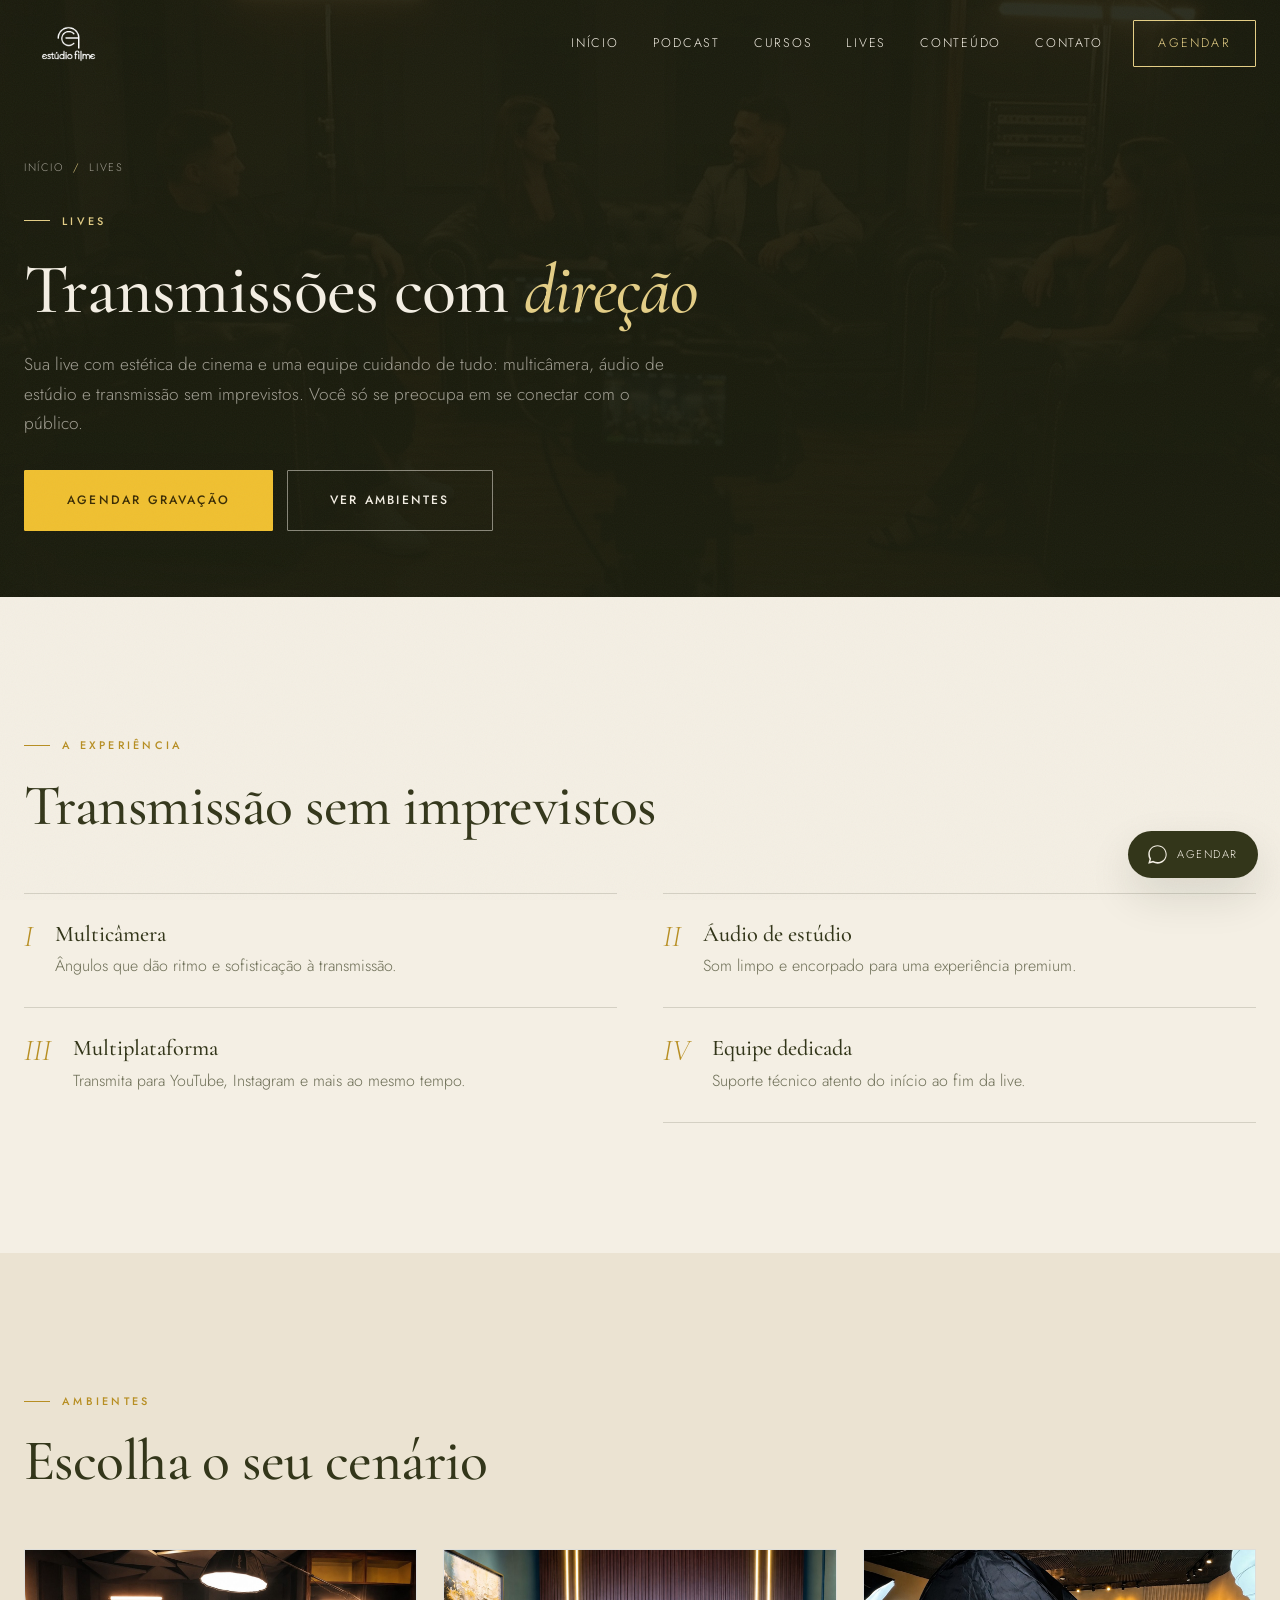
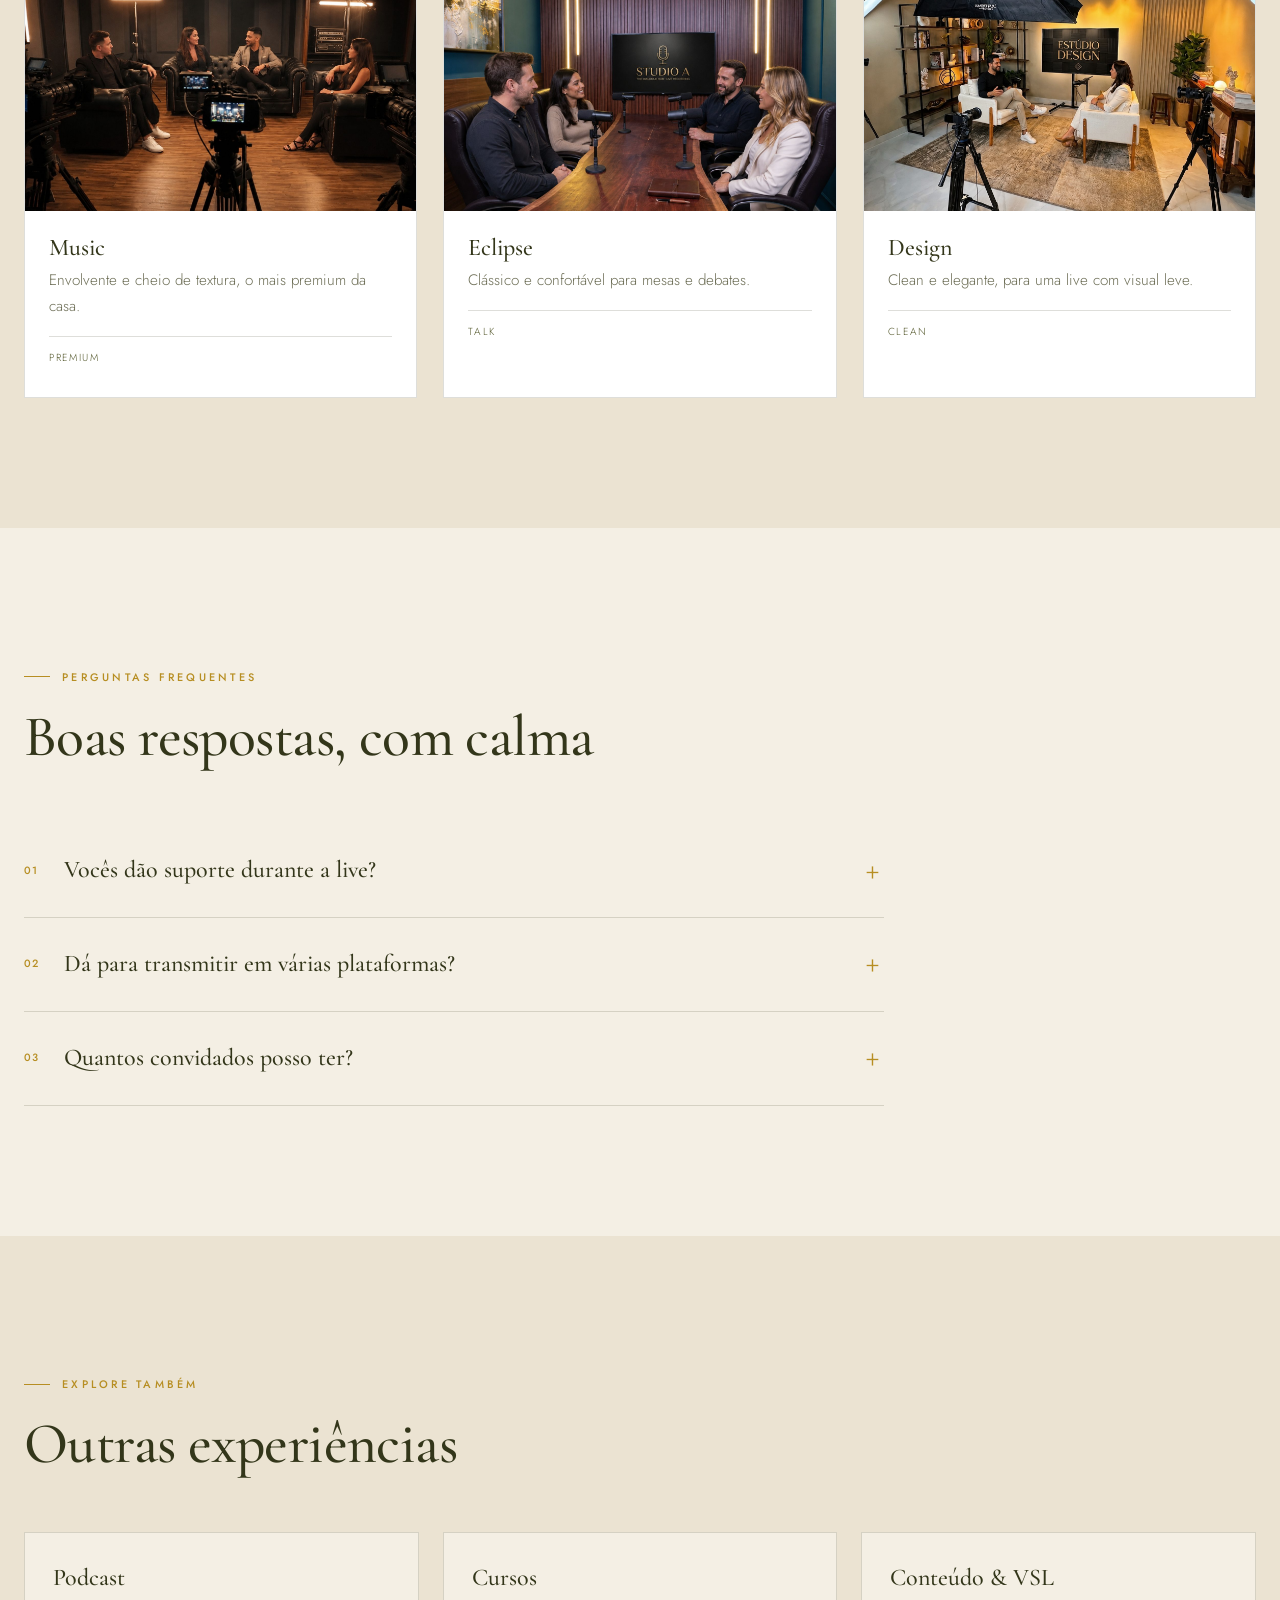
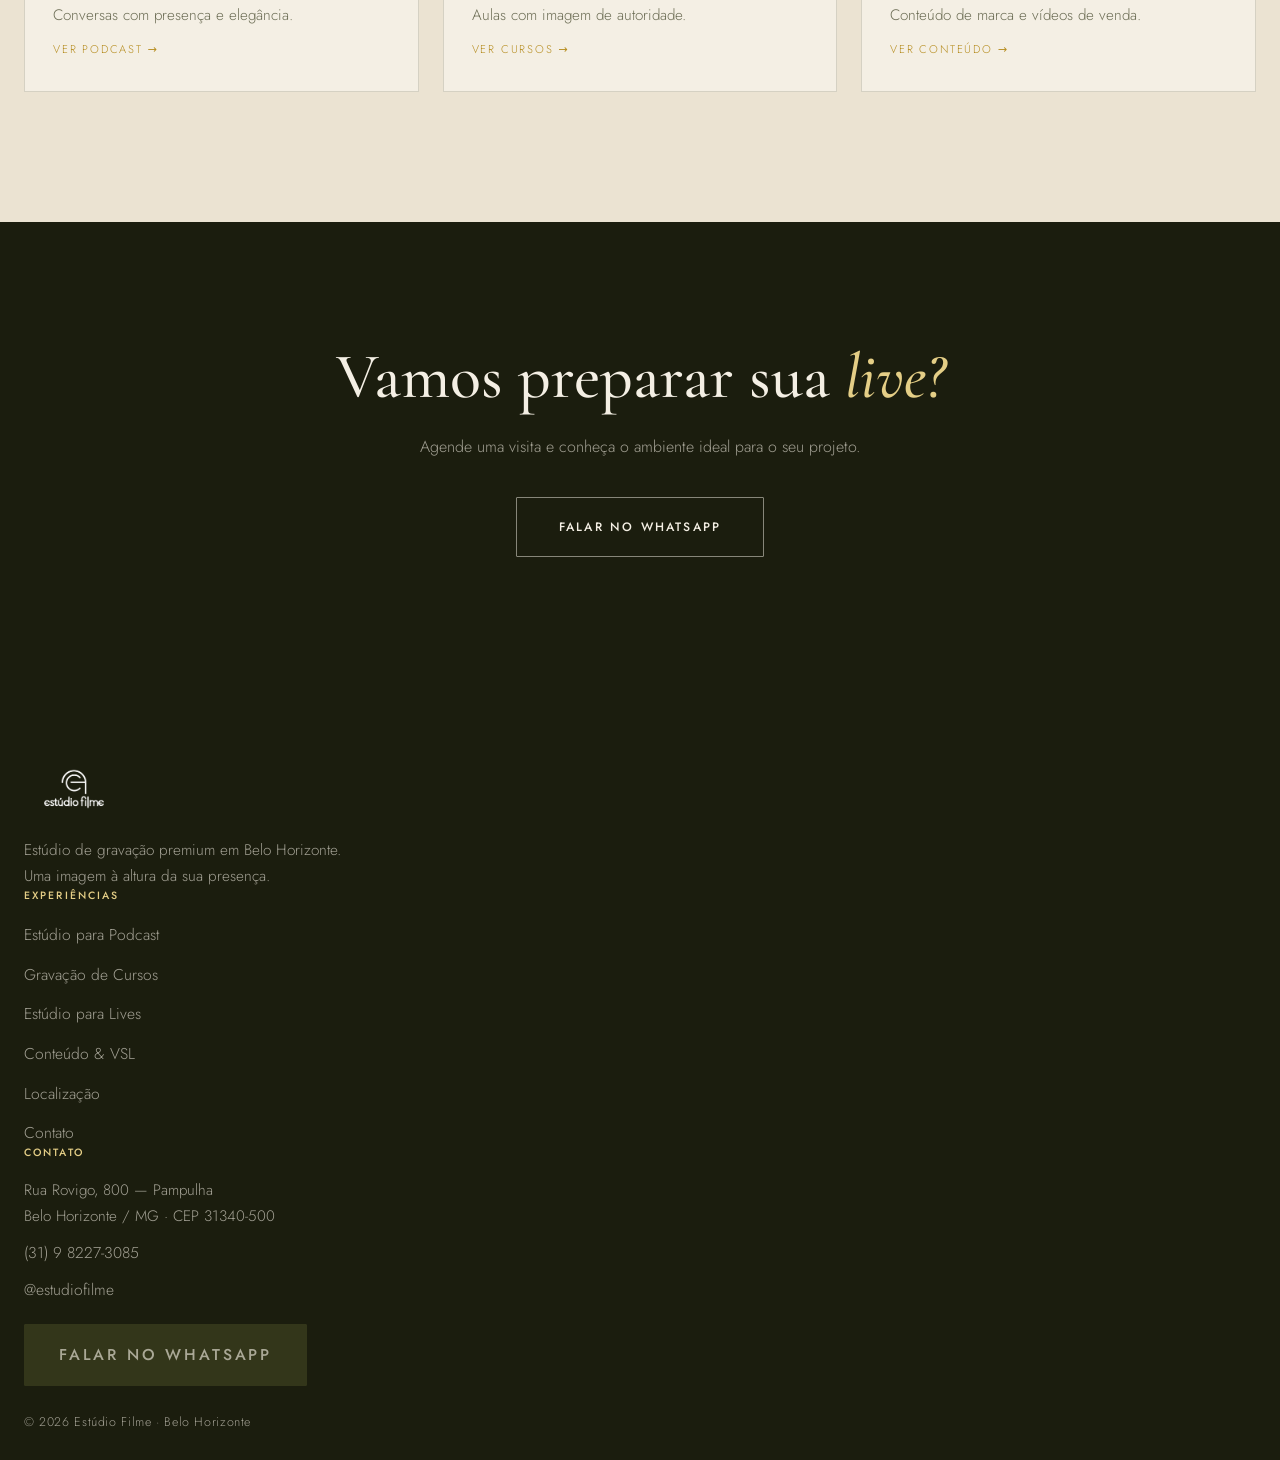
<file: lives/index.html>
<!DOCTYPE html>
<html lang="pt-BR">
<head>
  <!-- Google Tag Manager -->
  <script>(function(w,d,s,l,i){w[l]=w[l]||[];w[l].push({'gtm.start':new Date().getTime(),event:'gtm.js'});var f=d.getElementsByTagName(s)[0],j=d.createElement(s),dl=l!='dataLayer'?'&l='+l:'';j.async=true;j.src='https://www.googletagmanager.com/gtm.js?id='+i+dl;f.parentNode.insertBefore(j,f);})(window,document,'script','dataLayer','GTM-W6CDV4F4');</script>
  <!-- End Google Tag Manager -->

  <meta charset="UTF-8" />
  <meta name="viewport" content="width=device-width, initial-scale=1.0" />
  <meta name="theme-color" content="#F7F2E8" />

  <title>Estúdio para Lives Premium em BH | Estúdio Filme</title>
  <meta name="description" content="Faça lives com direção e sofisticação em Belo Horizonte. Multicâmera, áudio de estúdio, transmissão multiplataforma e uma equipe atenta a cada detalhe." />
  <meta name="keywords" content="estúdio para live premium BH, transmissão ao vivo Belo Horizonte, live profissional, webinar premium" />
  <meta name="robots" content="index, follow, max-image-preview:large, max-snippet:-1" />
  <meta name="geo.region" content="BR-MG" />
  <meta name="geo.placename" content="Belo Horizonte" />

  <meta property="og:type" content="website" />
  <meta property="og:locale" content="pt_BR" />
  <meta property="og:site_name" content="Estúdio Filme" />
  <meta property="og:title" content="Estúdio para Lives Premium em BH | Estúdio Filme" />
  <meta property="og:description" content="Faça lives com direção e sofisticação em Belo Horizonte. Multicâmera, áudio de estúdio, transmissão multiplataforma e uma equipe atenta a cada detalhe." />
  <meta property="og:url" content="https://www.estudiofilme.com.br/lives/" />
  <meta property="og:image" content="https://www.estudiofilme.com.br/assets/estudio-music.jpg" />

  <link rel="icon" type="image/png" href="../assets/favicon.png" />
  <link rel="apple-touch-icon" href="../assets/favicon.png" />
  <link rel="canonical" href="https://www.estudiofilme.com.br/lives/" />
  <link rel="alternate" hreflang="pt-BR" href="https://www.estudiofilme.com.br/lives/" />
  <link rel="sitemap" type="application/xml" href="/sitemap.xml" />

  <link rel="preconnect" href="https://fonts.googleapis.com" />
  <link rel="preconnect" href="https://fonts.gstatic.com" crossorigin />
  <link href="https://fonts.googleapis.com/css2?family=Cormorant+Garamond:ital,wght@0,500;0,600;1,500;1,600&family=Jost:wght@300;400;500&display=swap" rel="stylesheet" media="print" onload="this.media='all'" />
  <noscript><link href="https://fonts.googleapis.com/css2?family=Cormorant+Garamond:ital,wght@0,500;0,600;1,500;1,600&family=Jost:wght@300;400;500&display=swap" rel="stylesheet" /></noscript>
  <link rel="stylesheet" href="../style.css" />

  <script type="application/ld+json">
  {
    "@context": "https://schema.org",
    "@graph": [
      { "@type": "Service", "@id": "https://www.estudiofilme.com.br/lives/#service", "serviceType": "Estúdio premium para lives e transmissões ao vivo", "name": "Lives — Estúdio Filme", "description": "Estúdio premium em Belo Horizonte para lives e transmissões, com multicâmera, áudio de estúdio e suporte técnico.", "url": "https://www.estudiofilme.com.br/lives/", "areaServed": { "@type": "City", "name": "Belo Horizonte" }, "provider": { "@type": "LocalBusiness", "name": "Estúdio Filme", "@id": "https://www.estudiofilme.com.br/#business", "telephone": "+5531982273085" } },
      { "@type": "BreadcrumbList", "itemListElement": [ { "@type": "ListItem", "position": 1, "name": "Início", "item": "https://www.estudiofilme.com.br/" }, { "@type": "ListItem", "position": 2, "name": "Lives", "item": "https://www.estudiofilme.com.br/lives/" } ] },
      { "@type": "FAQPage", "mainEntity": [ { "@type": "Question", "name": "Vocês dão suporte durante a live?", "acceptedAnswer": { "@type": "Answer", "text": "Sim, uma equipe cuida de câmeras, áudio, iluminação e transmissão do início ao fim." } }, { "@type": "Question", "name": "Dá para transmitir em várias plataformas?", "acceptedAnswer": { "@type": "Answer", "text": "Sim, é possível transmitir simultaneamente para YouTube, Instagram e outras." } }, { "@type": "Question", "name": "Quantos convidados posso ter?", "acceptedAnswer": { "@type": "Answer", "text": "De 2 a 5 pessoas em cena, além de convidados remotos por chamada de vídeo." } } ] }
    ]
  }
  </script>
</head>

<body>
  <!-- Google Tag Manager (noscript) -->
  <noscript><iframe src="https://www.googletagmanager.com/ns.html?id=GTM-W6CDV4F4" height="0" width="0" style="display:none;visibility:hidden"></iframe></noscript>
  <!-- End Google Tag Manager (noscript) -->

  <div class="progress" aria-hidden="true"></div>
  <div class="grain" aria-hidden="true"></div>
  <header class="navbar over-hero" id="navbar">
    <div class="container nav-inner">
      <a href="../" class="nav-logo" aria-label="Estúdio Filme — página inicial"><img src="../assets/logo.png" alt="Logo Estúdio Filme" width="150" height="50" /></a>
      <button class="nav-toggle" id="navToggle" aria-label="Abrir menu" aria-expanded="false" aria-controls="navMenu"><span></span><span></span><span></span></button>
      <nav class="nav-menu nav-desk" id="navMenu" aria-label="Navegação principal">
        <ul>
          <li><a href="../">Início</a></li>
          <li><a href="../podcast/">Podcast</a></li>
          <li><a href="../cursos/">Cursos</a></li>
          <li><a href="../lives/" aria-current="page">Lives</a></li>
          <li><a href="../conteudo/">Conteúdo</a></li>
          <li><a href="../contato/">Contato</a></li>
          <li><a class="nav-cta" href="https://seupodcast-saas-production.up.railway.app/l?s=estudiofilme.com.br" target="_blank" rel="noopener">Agendar</a></li>
        </ul>
      </nav>
    </div>
  </header>

  <main>
    <section class="subhero">
      <div class="bg"><img src="../assets/estudio-music.jpg" alt="" aria-hidden="true" data-parallax="0.07" /></div>
      <div class="container">
        <nav class="breadcrumb" aria-label="Trilha"><ol><li><a href="../">Início</a></li><li aria-current="page">Lives</li></ol></nav>
        <span class="eyebrow">Lives</span>
        <h1>Transmissões com <em>direção</em></h1>
        <p class="lead">Sua live com estética de cinema e uma equipe cuidando de tudo: multicâmera, áudio de estúdio e transmissão sem imprevistos. Você só se preocupa em se conectar com o público.</p>
        <div class="hero-actions">
          <a class="btn btn-solid btn-lg" href="https://seupodcast-saas-production.up.railway.app/l?s=estudiofilme.com.br" target="_blank" rel="noopener">Agendar gravação</a>
          <a class="btn btn-outline btn-lg" href="#ambientes">Ver ambientes</a>
        </div>
      </div>
    </section>

    <section class="section">
      <div class="container">
        <div class="section-head reveal"><span class="eyebrow">A experiência</span><h2>Transmissão sem imprevistos</h2></div>
        <div class="exp-grid">
          <div class="exp-item reveal"><span class="exp-num">I</span><div><h3>Multicâmera</h3><p>Ângulos que dão ritmo e sofisticação à transmissão.</p></div></div>
          <div class="exp-item reveal"><span class="exp-num">II</span><div><h3>Áudio de estúdio</h3><p>Som limpo e encorpado para uma experiência premium.</p></div></div>
          <div class="exp-item reveal"><span class="exp-num">III</span><div><h3>Multiplataforma</h3><p>Transmita para YouTube, Instagram e mais ao mesmo tempo.</p></div></div>
          <div class="exp-item reveal"><span class="exp-num">IV</span><div><h3>Equipe dedicada</h3><p>Suporte técnico atento do início ao fim da live.</p></div></div>
        </div>
      </div>
    </section>

    <section class="section alt" id="ambientes">
      <div class="container">
        <div class="section-head reveal"><span class="eyebrow">Ambientes</span><h2>Escolha o seu cenário</h2></div>
        <div class="studio-grid">
          <article class="studio-card reveal"><div class="studio-img"><img src="../assets/estudio-music.jpg" alt="Ambiente Music premium para lives" loading="lazy" /></div><div class="studio-body"><h3>Music</h3><p>Envolvente e cheio de textura, o mais premium da casa.</p><span class="studio-tag">Premium</span></div></article>
          <article class="studio-card reveal"><div class="studio-img"><img src="../assets/estudio-eclipse.jpg" alt="Ambiente Eclipse para mesas ao vivo" loading="lazy" /></div><div class="studio-body"><h3>Eclipse</h3><p>Clássico e confortável para mesas e debates.</p><span class="studio-tag">Talk</span></div></article>
          <article class="studio-card reveal"><div class="studio-img"><img src="../assets/estudio-design.jpg" alt="Ambiente Design clean para lives" loading="lazy" /></div><div class="studio-body"><h3>Design</h3><p>Clean e elegante, para uma live com visual leve.</p><span class="studio-tag">Clean</span></div></article>
        </div>
      </div>
    </section>

    <section class="section" id="faq">
      <div class="container">
        <div class="section-head reveal"><span class="eyebrow">Perguntas frequentes</span><h2>Boas respostas, com calma</h2></div>
        <div class="faq-list">
          <details class="faq-item reveal"><summary>Vocês dão suporte durante a live?</summary><p>Sim, uma equipe cuida de câmeras, áudio, iluminação e transmissão do início ao fim.</p></details>
          <details class="faq-item reveal"><summary>Dá para transmitir em várias plataformas?</summary><p>Sim, é possível transmitir simultaneamente para YouTube, Instagram e outras.</p></details>
          <details class="faq-item reveal"><summary>Quantos convidados posso ter?</summary><p>De 2 a 5 pessoas em cena, além de convidados remotos por chamada de vídeo.</p></details>
        </div>
      </div>
    </section>

    <section class="section alt">
      <div class="container">
        <div class="section-head reveal"><span class="eyebrow">Explore também</span><h2>Outras experiências</h2></div>
        <div class="related-grid">
          <a class="related-card reveal" href="../podcast/"><h3>Podcast</h3><p>Conversas com presença e elegância.</p><span class="sol-link">Ver podcast</span></a>
          <a class="related-card reveal" href="../cursos/"><h3>Cursos</h3><p>Aulas com imagem de autoridade.</p><span class="sol-link">Ver cursos</span></a>
          <a class="related-card reveal" href="../conteudo/"><h3>Conteúdo &amp; VSL</h3><p>Conteúdo de marca e vídeos de venda.</p><span class="sol-link">Ver conteúdo</span></a>
        </div>
      </div>
    </section>

    <section class="cta" id="contato">
      <div class="container reveal">
        <h2>Vamos preparar sua <em>live?</em></h2>
        <p>Agende uma visita e conheça o ambiente ideal para o seu projeto.</p>
        <a class="btn btn-outline btn-lg" href="https://seupodcast-saas-production.up.railway.app/l?s=estudiofilme.com.br" target="_blank" rel="noopener">Falar no WhatsApp</a>
      </div>
    </section>
  </main>
  <footer class="footer">
    <div class="container footer-inner">
      <div class="footer-brand"><img src="../assets/logo.png" alt="Estúdio Filme" width="160" height="52" /><p>Estúdio de gravação premium em Belo Horizonte. Uma imagem à altura da sua presença.</p></div>
      <nav class="footer-nav" aria-label="Links do rodapé"><h4>Experiências</h4><ul>
        <li><a href="../podcast/">Estúdio para Podcast</a></li>
        <li><a href="../cursos/">Gravação de Cursos</a></li>
        <li><a href="../lives/">Estúdio para Lives</a></li>
        <li><a href="../conteudo/">Conteúdo &amp; VSL</a></li>
        <li><a href="../localizacao/">Localização</a></li>
        <li><a href="../contato/">Contato</a></li>
      </ul></nav>
      <div class="footer-contact"><h4>Contato</h4><address class="footer-address">
        <p>Rua Rovigo, 800 — Pampulha<br />Belo Horizonte / MG · CEP 31340-500</p>
        <p><a href="tel:+5531982273085">(31) 9 8227-3085</a></p>
        <p><a href="https://www.instagram.com/estudiofilme" target="_blank" rel="noopener">@estudiofilme</a></p>
      </address>
      <a class="btn btn-solid" href="https://seupodcast-saas-production.up.railway.app/l?s=estudiofilme.com.br" target="_blank" rel="noopener">Falar no WhatsApp</a></div>
    </div>
    <div class="footer-bottom"><div class="container"><p>© <span id="year"></span> Estúdio Filme · Belo Horizonte</p></div></div>
  </footer>

  <a class="whatsapp-float" href="https://seupodcast-saas-production.up.railway.app/l?s=estudiofilme.com.br" target="_blank" rel="noopener" aria-label="Falar no WhatsApp">
    <svg viewBox="0 0 32 32" aria-hidden="true"><path d="M16 .4C7.4.4.5 7.3.5 15.9c0 2.8.7 5.5 2.1 7.9L.3 31.7l8.1-2.1c2.3 1.3 4.9 1.9 7.6 1.9 8.6 0 15.5-6.9 15.5-15.5S24.6.4 16 .4zm0 28.3c-2.4 0-4.7-.6-6.7-1.8l-.5-.3-4.8 1.3 1.3-4.7-.3-.5c-1.3-2.1-2-4.5-2-6.9C2.3 8.3 8.4 2.3 16 2.3S29.7 8.3 29.7 16 23.6 28.7 16 28.7z"/></svg>
    <span class="wf-label">Agendar</span>
  </a>
  <button class="to-top" aria-label="Voltar ao topo"><svg viewBox="0 0 24 24" width="18" height="18" fill="none" stroke="currentColor" stroke-width="1.6"><path d="M12 19V5M5 12l7-7 7 7"/></svg></button>

  <script src="../script.js" defer></script>
  <script src="/track.js" defer></script>
</body>
</html>
</file>
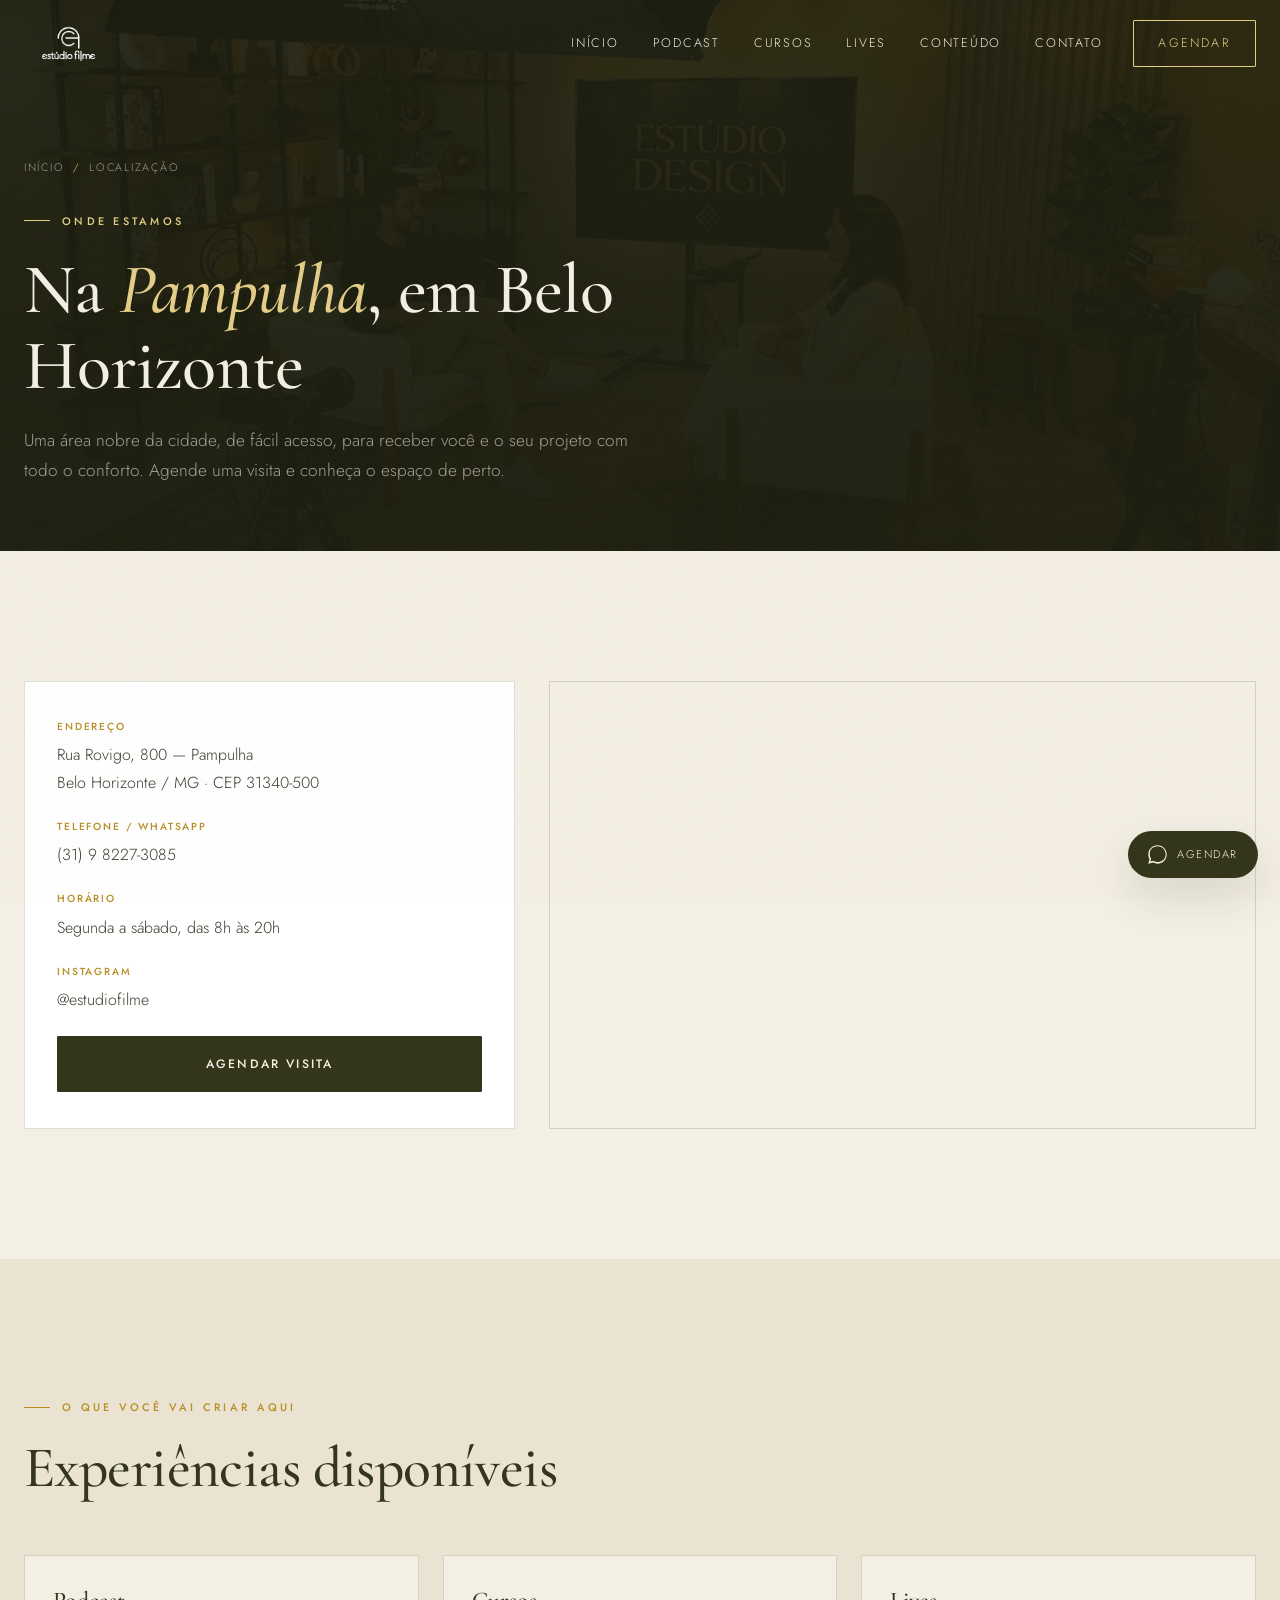
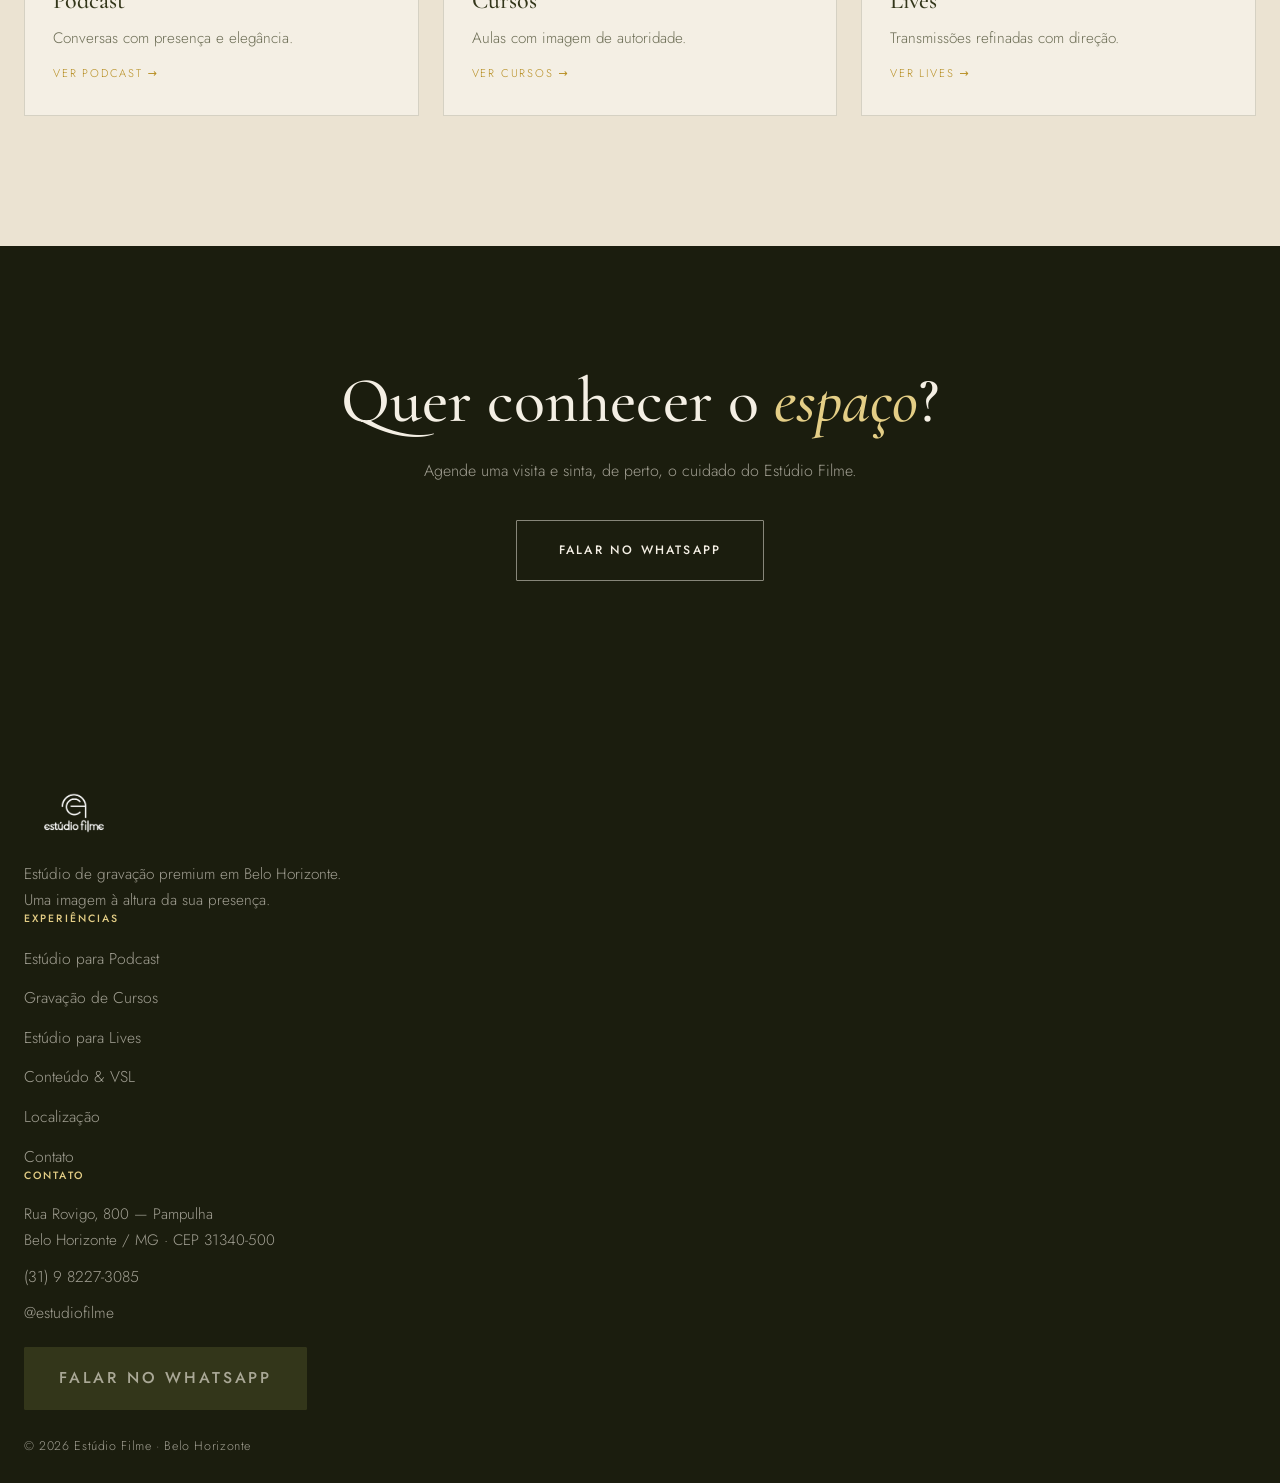
<file: localizacao/index.html>
<!DOCTYPE html>
<html lang="pt-BR">
<head>
  <!-- Google Tag Manager -->
  <script>(function(w,d,s,l,i){w[l]=w[l]||[];w[l].push({'gtm.start':new Date().getTime(),event:'gtm.js'});var f=d.getElementsByTagName(s)[0],j=d.createElement(s),dl=l!='dataLayer'?'&l='+l:'';j.async=true;j.src='https://www.googletagmanager.com/gtm.js?id='+i+dl;f.parentNode.insertBefore(j,f);})(window,document,'script','dataLayer','GTM-W6CDV4F4');</script>
  <!-- End Google Tag Manager -->

  <meta charset="UTF-8" />
  <meta name="viewport" content="width=device-width, initial-scale=1.0" />
  <meta name="theme-color" content="#F7F2E8" />

  <title>Estúdio Premium na Pampulha, Belo Horizonte | Estúdio Filme</title>
  <meta name="description" content="Onde fica o Estúdio Filme: estúdio de gravação premium na região da Pampulha, em Belo Horizonte (MG). Rua Rovigo, 800. Agende sua visita pelo WhatsApp." />
  <meta name="keywords" content="estúdio premium Pampulha, estúdio de gravação Belo Horizonte, onde fica Estúdio Filme, estúdio sofisticado BH" />
  <meta name="robots" content="index, follow, max-image-preview:large, max-snippet:-1" />
  <meta name="geo.region" content="BR-MG" />
  <meta name="geo.placename" content="Belo Horizonte" />
  <meta name="geo.position" content="-19.8601392;-43.9840548" />
  <meta name="ICBM" content="-19.8601392, -43.9840548" />

  <meta property="og:type" content="website" />
  <meta property="og:locale" content="pt_BR" />
  <meta property="og:site_name" content="Estúdio Filme" />
  <meta property="og:title" content="Estúdio Premium na Pampulha, Belo Horizonte | Estúdio Filme" />
  <meta property="og:description" content="Estúdio de gravação premium na Pampulha, BH. Rua Rovigo, 800." />
  <meta property="og:url" content="https://www.estudiofilme.com.br/localizacao/" />
  <meta property="og:image" content="https://www.estudiofilme.com.br/assets/estudio-design.jpg" />

  <link rel="icon" type="image/png" href="../assets/favicon.png" />
  <link rel="apple-touch-icon" href="../assets/favicon.png" />
  <link rel="canonical" href="https://www.estudiofilme.com.br/localizacao/" />
  <link rel="alternate" hreflang="pt-BR" href="https://www.estudiofilme.com.br/localizacao/" />
  <link rel="sitemap" type="application/xml" href="/sitemap.xml" />

  <link rel="preconnect" href="https://fonts.googleapis.com" />
  <link rel="preconnect" href="https://fonts.gstatic.com" crossorigin />
  <link href="https://fonts.googleapis.com/css2?family=Cormorant+Garamond:ital,wght@0,500;0,600;1,500;1,600&family=Jost:wght@300;400;500&display=swap" rel="stylesheet" media="print" onload="this.media='all'" />
  <noscript><link href="https://fonts.googleapis.com/css2?family=Cormorant+Garamond:ital,wght@0,500;0,600;1,500;1,600&family=Jost:wght@300;400;500&display=swap" rel="stylesheet" /></noscript>
  <link rel="stylesheet" href="../style.css" />

  <script type="application/ld+json">
  {
    "@context": "https://schema.org",
    "@graph": [
      { "@type": ["LocalBusiness","ProfessionalService"], "@id": "https://www.estudiofilme.com.br/#business", "name": "Estúdio Filme", "description": "Estúdio de gravação premium na Pampulha, em Belo Horizonte (MG).", "url": "https://www.estudiofilme.com.br/", "image": "https://www.estudiofilme.com.br/assets/estudio-design.jpg", "logo": "https://www.estudiofilme.com.br/assets/logo.png", "telephone": "+5531982273085", "priceRange": "$$$", "address": { "@type": "PostalAddress", "streetAddress": "Rua Rovigo, 800", "addressLocality": "Belo Horizonte", "addressRegion": "MG", "postalCode": "31340-500", "addressCountry": "BR" }, "geo": { "@type": "GeoCoordinates", "latitude": -19.8601392, "longitude": -43.9840548 }, "openingHoursSpecification": [ { "@type": "OpeningHoursSpecification", "dayOfWeek": ["Monday","Tuesday","Wednesday","Thursday","Friday","Saturday"], "opens": "08:00", "closes": "20:00" } ] },
      { "@type": "BreadcrumbList", "itemListElement": [ { "@type": "ListItem", "position": 1, "name": "Início", "item": "https://www.estudiofilme.com.br/" }, { "@type": "ListItem", "position": 2, "name": "Localização", "item": "https://www.estudiofilme.com.br/localizacao/" } ] }
    ]
  }
  </script>
</head>

<body>
  <!-- Google Tag Manager (noscript) -->
  <noscript><iframe src="https://www.googletagmanager.com/ns.html?id=GTM-W6CDV4F4" height="0" width="0" style="display:none;visibility:hidden"></iframe></noscript>
  <!-- End Google Tag Manager (noscript) -->

  <div class="progress" aria-hidden="true"></div>
  <div class="grain" aria-hidden="true"></div>
  <header class="navbar over-hero" id="navbar">
    <div class="container nav-inner">
      <a href="../" class="nav-logo" aria-label="Estúdio Filme — página inicial"><img src="../assets/logo.png" alt="Logo Estúdio Filme" width="150" height="50" /></a>
      <button class="nav-toggle" id="navToggle" aria-label="Abrir menu" aria-expanded="false" aria-controls="navMenu"><span></span><span></span><span></span></button>
      <nav class="nav-menu nav-desk" id="navMenu" aria-label="Navegação principal">
        <ul>
          <li><a href="../">Início</a></li>
          <li><a href="../podcast/">Podcast</a></li>
          <li><a href="../cursos/">Cursos</a></li>
          <li><a href="../lives/">Lives</a></li>
          <li><a href="../conteudo/">Conteúdo</a></li>
          <li><a href="../contato/">Contato</a></li>
          <li><a class="nav-cta" href="https://seupodcast-saas-production.up.railway.app/l?s=estudiofilme.com.br" target="_blank" rel="noopener">Agendar</a></li>
        </ul>
      </nav>
    </div>
  </header>

  <main>
    <section class="subhero">
      <div class="bg"><img src="../assets/estudio-design.jpg" alt="" aria-hidden="true" data-parallax="0.07" /></div>
      <div class="container">
        <nav class="breadcrumb" aria-label="Trilha"><ol><li><a href="../">Início</a></li><li aria-current="page">Localização</li></ol></nav>
        <span class="eyebrow">Onde estamos</span>
        <h1>Na <em>Pampulha</em>, em Belo Horizonte</h1>
        <p class="lead">Uma área nobre da cidade, de fácil acesso, para receber você e o seu projeto com todo o conforto. Agende uma visita e conheça o espaço de perto.</p>
      </div>
    </section>

    <section class="section">
      <div class="container">
        <div class="location-grid">
          <address class="location-info reveal">
            <p class="loc-item"><strong>Endereço</strong>Rua Rovigo, 800 — Pampulha<br />Belo Horizonte / MG · CEP 31340-500</p>
            <p class="loc-item"><strong>Telefone / WhatsApp</strong><a href="tel:+5531982273085">(31) 9 8227-3085</a></p>
            <p class="loc-item"><strong>Horário</strong>Segunda a sábado, das 8h às 20h</p>
            <p class="loc-item"><strong>Instagram</strong><a href="https://www.instagram.com/estudiofilme" target="_blank" rel="noopener">@estudiofilme</a></p>
            <a class="btn btn-solid" href="https://seupodcast-saas-production.up.railway.app/l?s=estudiofilme.com.br" target="_blank" rel="noopener">Agendar visita</a>
          </address>
          <div class="map-wrap reveal">
            <iframe title="Mapa - Estúdio Filme em Belo Horizonte" src="https://www.google.com/maps/embed?pb=!1m18!1m12!1m3!1d3755.4025406760875!2d-43.9840548!3d-19.8601392!2m3!1f0!2f0!3f0!3m2!1i1024!2i768!4f13.1!3m3!1m2!1s0xa691bb6ae76511%3A0x5d7e9b7bb9962e86!2sEst%C3%BAdio%20de%20Grava%C3%A7%C3%A3o!5e0!3m2!1spt-BR!2sbr!4v1736520000000!5m2!1spt-BR!2sbr" loading="lazy" referrerpolicy="no-referrer-when-downgrade" allowfullscreen></iframe>
          </div>
        </div>
      </div>
    </section>

    <section class="section alt">
      <div class="container">
        <div class="section-head reveal"><span class="eyebrow">O que você vai criar aqui</span><h2>Experiências disponíveis</h2></div>
        <div class="related-grid">
          <a class="related-card reveal" href="../podcast/"><h3>Podcast</h3><p>Conversas com presença e elegância.</p><span class="sol-link">Ver podcast</span></a>
          <a class="related-card reveal" href="../cursos/"><h3>Cursos</h3><p>Aulas com imagem de autoridade.</p><span class="sol-link">Ver cursos</span></a>
          <a class="related-card reveal" href="../lives/"><h3>Lives</h3><p>Transmissões refinadas com direção.</p><span class="sol-link">Ver lives</span></a>
        </div>
      </div>
    </section>

    <section class="cta" id="contato">
      <div class="container reveal">
        <h2>Quer conhecer o <em>espaço</em>?</h2>
        <p>Agende uma visita e sinta, de perto, o cuidado do Estúdio Filme.</p>
        <a class="btn btn-outline btn-lg" href="https://seupodcast-saas-production.up.railway.app/l?s=estudiofilme.com.br" target="_blank" rel="noopener">Falar no WhatsApp</a>
      </div>
    </section>
  </main>

  <footer class="footer">
    <div class="container footer-inner">
      <div class="footer-brand"><img src="../assets/logo.png" alt="Estúdio Filme" width="160" height="52" /><p>Estúdio de gravação premium em Belo Horizonte. Uma imagem à altura da sua presença.</p></div>
      <nav class="footer-nav" aria-label="Links do rodapé"><h4>Experiências</h4><ul>
        <li><a href="../podcast/">Estúdio para Podcast</a></li>
        <li><a href="../cursos/">Gravação de Cursos</a></li>
        <li><a href="../lives/">Estúdio para Lives</a></li>
        <li><a href="../conteudo/">Conteúdo &amp; VSL</a></li>
        <li><a href="../localizacao/">Localização</a></li>
        <li><a href="../contato/">Contato</a></li>
      </ul></nav>
      <div class="footer-contact"><h4>Contato</h4><address class="footer-address">
        <p>Rua Rovigo, 800 — Pampulha<br />Belo Horizonte / MG · CEP 31340-500</p>
        <p><a href="tel:+5531982273085">(31) 9 8227-3085</a></p>
        <p><a href="https://www.instagram.com/estudiofilme" target="_blank" rel="noopener">@estudiofilme</a></p>
      </address>
      <a class="btn btn-solid" href="https://seupodcast-saas-production.up.railway.app/l?s=estudiofilme.com.br" target="_blank" rel="noopener">Falar no WhatsApp</a></div>
    </div>
    <div class="footer-bottom"><div class="container"><p>© <span id="year"></span> Estúdio Filme · Belo Horizonte</p></div></div>
  </footer>

  <a class="whatsapp-float" href="https://seupodcast-saas-production.up.railway.app/l?s=estudiofilme.com.br" target="_blank" rel="noopener" aria-label="Falar no WhatsApp">
    <svg viewBox="0 0 32 32" aria-hidden="true"><path d="M16 .4C7.4.4.5 7.3.5 15.9c0 2.8.7 5.5 2.1 7.9L.3 31.7l8.1-2.1c2.3 1.3 4.9 1.9 7.6 1.9 8.6 0 15.5-6.9 15.5-15.5S24.6.4 16 .4zm0 28.3c-2.4 0-4.7-.6-6.7-1.8l-.5-.3-4.8 1.3 1.3-4.7-.3-.5c-1.3-2.1-2-4.5-2-6.9C2.3 8.3 8.4 2.3 16 2.3S29.7 8.3 29.7 16 23.6 28.7 16 28.7z"/></svg>
    <span class="wf-label">Agendar</span>
  </a>
  <button class="to-top" aria-label="Voltar ao topo"><svg viewBox="0 0 24 24" width="18" height="18" fill="none" stroke="currentColor" stroke-width="1.6"><path d="M12 19V5M5 12l7-7 7 7"/></svg></button>

  <script src="../script.js" defer></script>
  <script src="/track.js" defer></script>
</body>
</html>
</file>
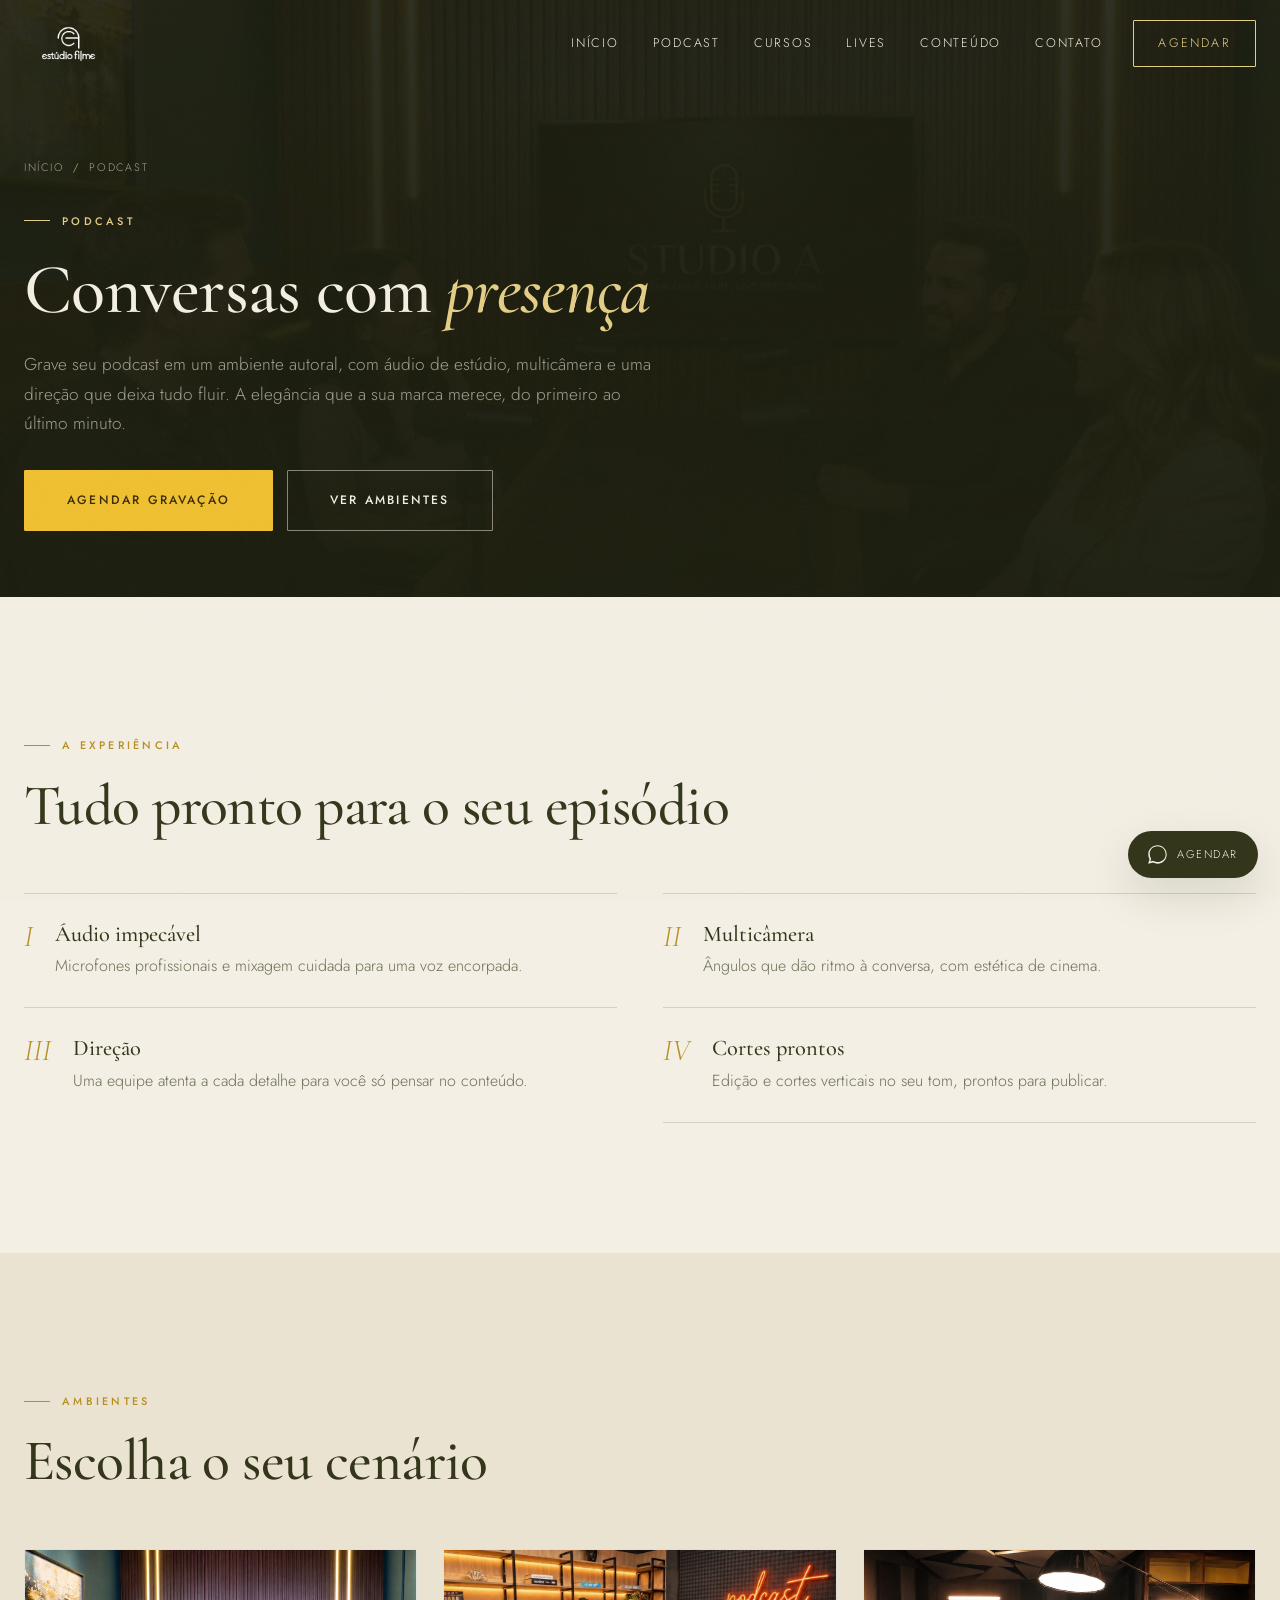
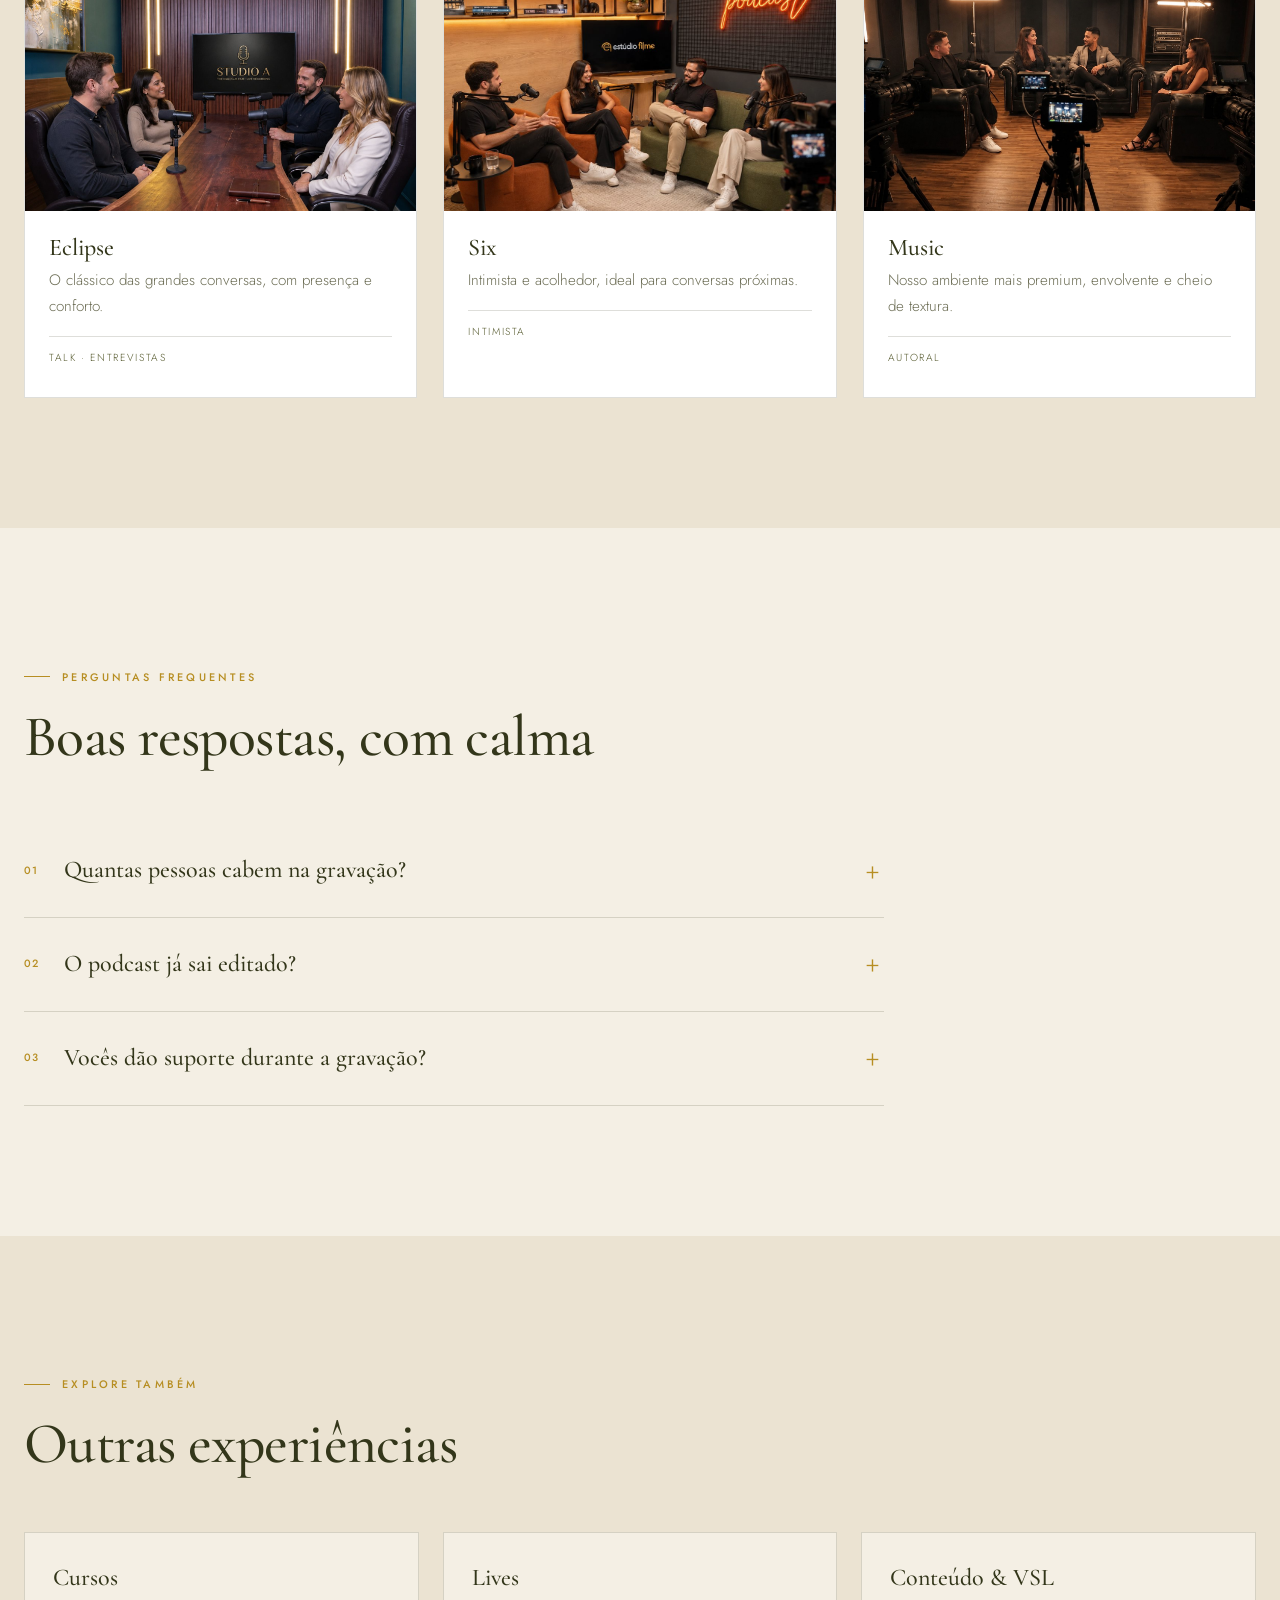
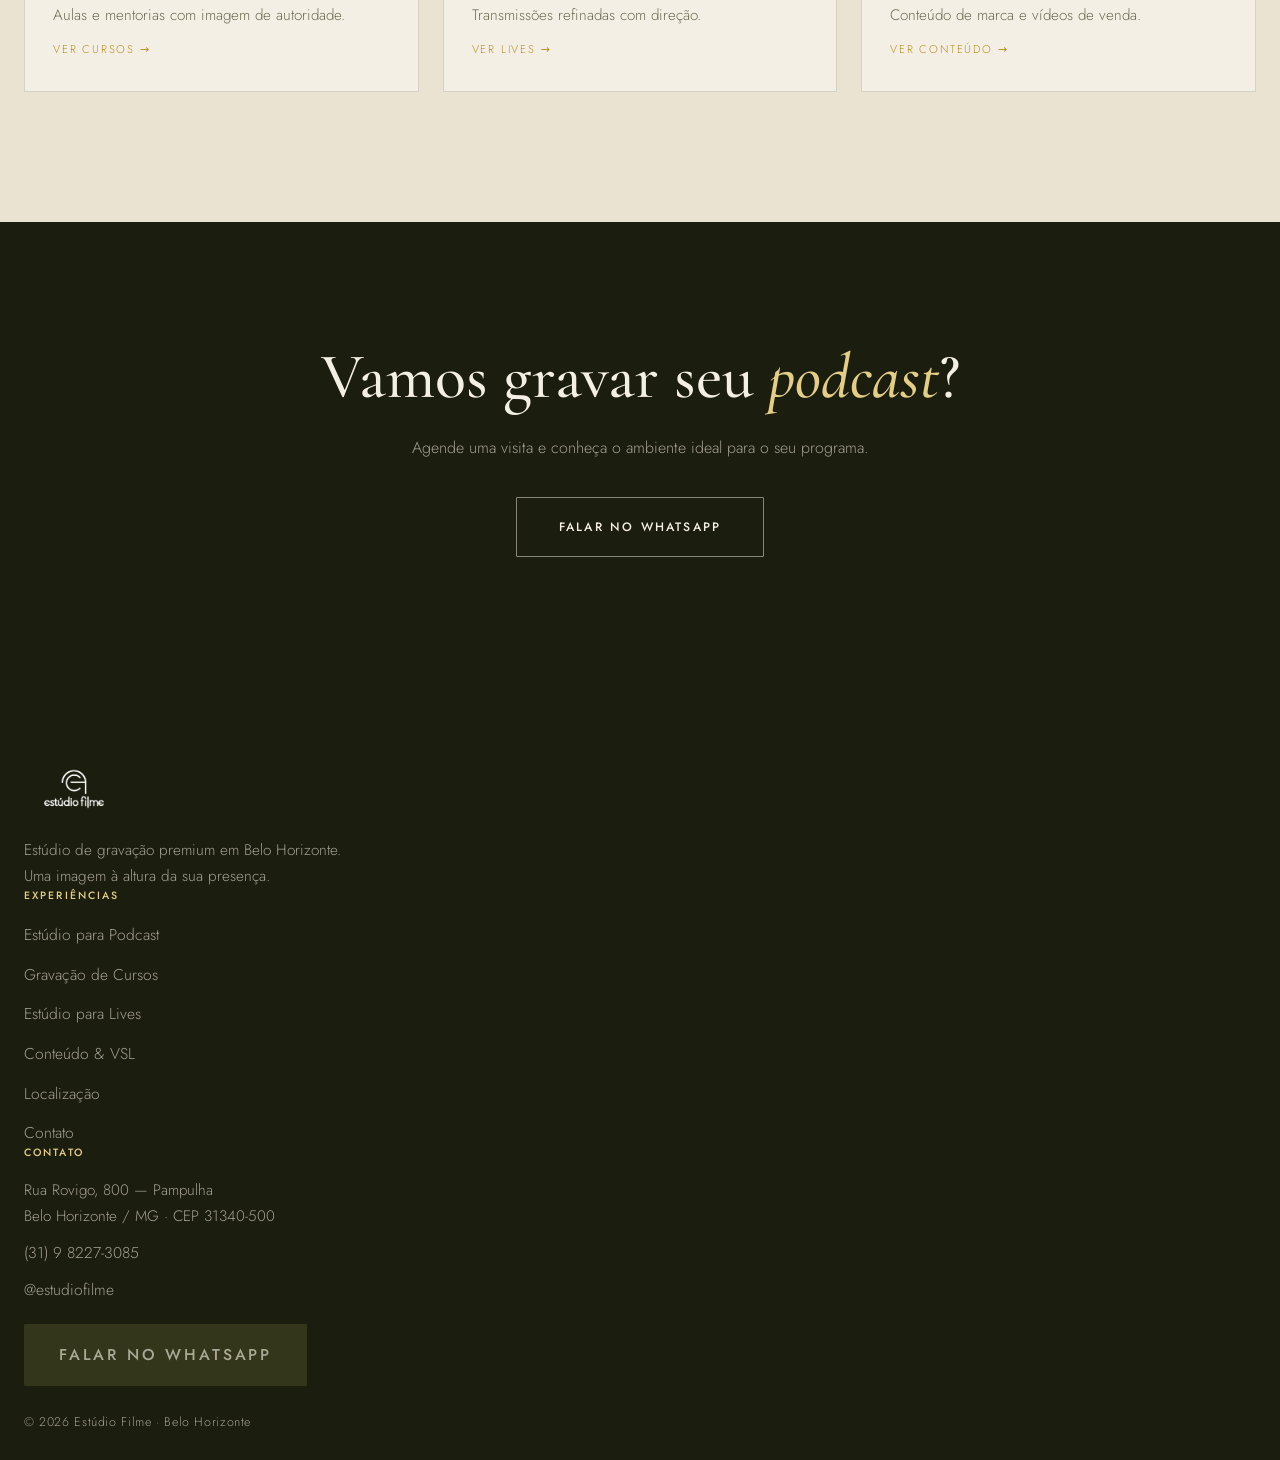
<file: podcast/index.html>
<!DOCTYPE html>
<html lang="pt-BR">
<head>
  <!-- Google Tag Manager -->
  <script>(function(w,d,s,l,i){w[l]=w[l]||[];w[l].push({'gtm.start':new Date().getTime(),event:'gtm.js'});var f=d.getElementsByTagName(s)[0],j=d.createElement(s),dl=l!='dataLayer'?'&l='+l:'';j.async=true;j.src='https://www.googletagmanager.com/gtm.js?id='+i+dl;f.parentNode.insertBefore(j,f);})(window,document,'script','dataLayer','GTM-W6CDV4F4');</script>
  <!-- End Google Tag Manager -->

  <meta charset="UTF-8" />
  <meta name="viewport" content="width=device-width, initial-scale=1.0" />
  <meta name="theme-color" content="#F7F2E8" />

  <title>Estúdio para Podcast Premium em BH | Estúdio Filme</title>
  <meta name="description" content="Grave seu podcast em um estúdio premium em Belo Horizonte. Áudio e imagem impecáveis, ambientes autorais e direção atenta — para conversas com presença e elegância." />
  <meta name="keywords" content="estúdio de podcast premium BH, gravar podcast Belo Horizonte, estúdio sofisticado, podcast profissional" />
  <meta name="robots" content="index, follow, max-image-preview:large, max-snippet:-1" />
  <meta name="geo.region" content="BR-MG" />
  <meta name="geo.placename" content="Belo Horizonte" />

  <meta property="og:type" content="website" />
  <meta property="og:locale" content="pt_BR" />
  <meta property="og:site_name" content="Estúdio Filme" />
  <meta property="og:title" content="Estúdio para Podcast Premium em BH | Estúdio Filme" />
  <meta property="og:description" content="Grave seu podcast com presença e sofisticação em Belo Horizonte." />
  <meta property="og:url" content="https://www.estudiofilme.com.br/podcast/" />
  <meta property="og:image" content="https://www.estudiofilme.com.br/assets/estudio-eclipse.jpg" />

  <link rel="icon" type="image/png" href="../assets/favicon.png" />
  <link rel="apple-touch-icon" href="../assets/favicon.png" />
  <link rel="canonical" href="https://www.estudiofilme.com.br/podcast/" />
  <link rel="alternate" hreflang="pt-BR" href="https://www.estudiofilme.com.br/podcast/" />
  <link rel="sitemap" type="application/xml" href="/sitemap.xml" />

  <link rel="preconnect" href="https://fonts.googleapis.com" />
  <link rel="preconnect" href="https://fonts.gstatic.com" crossorigin />
  <link href="https://fonts.googleapis.com/css2?family=Cormorant+Garamond:ital,wght@0,500;0,600;1,500;1,600&family=Jost:wght@300;400;500&display=swap" rel="stylesheet" media="print" onload="this.media='all'" />
  <noscript><link href="https://fonts.googleapis.com/css2?family=Cormorant+Garamond:ital,wght@0,500;0,600;1,500;1,600&family=Jost:wght@300;400;500&display=swap" rel="stylesheet" /></noscript>
  <link rel="stylesheet" href="../style.css" />

  <script type="application/ld+json">
  {
    "@context": "https://schema.org",
    "@graph": [
      { "@type": "Service", "@id": "https://www.estudiofilme.com.br/podcast/#service", "serviceType": "Estúdio premium para gravação de podcast", "name": "Podcast — Estúdio Filme", "description": "Estúdio premium em Belo Horizonte para gravação de podcasts, com áudio e imagem de alto padrão e direção atenta.", "url": "https://www.estudiofilme.com.br/podcast/", "areaServed": { "@type": "City", "name": "Belo Horizonte" }, "provider": { "@type": "LocalBusiness", "name": "Estúdio Filme", "@id": "https://www.estudiofilme.com.br/#business", "telephone": "+5531982273085" } },
      { "@type": "BreadcrumbList", "itemListElement": [ { "@type": "ListItem", "position": 1, "name": "Início", "item": "https://www.estudiofilme.com.br/" }, { "@type": "ListItem", "position": 2, "name": "Podcast", "item": "https://www.estudiofilme.com.br/podcast/" } ] },
      { "@type": "FAQPage", "mainEntity": [
        { "@type": "Question", "name": "Quantas pessoas cabem na gravação de podcast?", "acceptedAnswer": { "@type": "Answer", "text": "De 2 a 5 pessoas em cena, conforme o ambiente escolhido, sempre com conforto e boa captação de áudio e imagem." } },
        { "@type": "Question", "name": "O podcast já sai editado?", "acceptedAnswer": { "@type": "Answer", "text": "Sim, oferecemos pós-produção com edição refinada e cortes prontos para as redes, no seu tom." } }
      ] }
    ]
  }
  </script>
</head>

<body>
  <!-- Google Tag Manager (noscript) -->
  <noscript><iframe src="https://www.googletagmanager.com/ns.html?id=GTM-W6CDV4F4" height="0" width="0" style="display:none;visibility:hidden"></iframe></noscript>
  <!-- End Google Tag Manager (noscript) -->

  <div class="progress" aria-hidden="true"></div>
  <div class="grain" aria-hidden="true"></div>
  <header class="navbar over-hero" id="navbar">
    <div class="container nav-inner">
      <a href="../" class="nav-logo" aria-label="Estúdio Filme — página inicial"><img src="../assets/logo.png" alt="Logo Estúdio Filme" width="150" height="50" /></a>
      <button class="nav-toggle" id="navToggle" aria-label="Abrir menu" aria-expanded="false" aria-controls="navMenu"><span></span><span></span><span></span></button>
      <nav class="nav-menu nav-desk" id="navMenu" aria-label="Navegação principal">
        <ul>
          <li><a href="../">Início</a></li>
          <li><a href="../podcast/" aria-current="page">Podcast</a></li>
          <li><a href="../cursos/">Cursos</a></li>
          <li><a href="../lives/">Lives</a></li>
          <li><a href="../conteudo/">Conteúdo</a></li>
          <li><a href="../contato/">Contato</a></li>
          <li><a class="nav-cta" href="https://seupodcast-saas-production.up.railway.app/l?s=estudiofilme.com.br" target="_blank" rel="noopener">Agendar</a></li>
        </ul>
      </nav>
    </div>
  </header>

  <main>
    <section class="subhero">
      <div class="bg"><img src="../assets/estudio-eclipse.jpg" alt="" aria-hidden="true" data-parallax="0.07" /></div>
      <div class="container">
        <nav class="breadcrumb" aria-label="Trilha"><ol><li><a href="../">Início</a></li><li aria-current="page">Podcast</li></ol></nav>
        <span class="eyebrow">Podcast</span>
        <h1>Conversas com <em>presença</em></h1>
        <p class="lead">Grave seu podcast em um ambiente autoral, com áudio de estúdio, multicâmera e uma direção que deixa tudo fluir. A elegância que a sua marca merece, do primeiro ao último minuto.</p>
        <div class="hero-actions">
          <a class="btn btn-solid btn-lg" href="https://seupodcast-saas-production.up.railway.app/l?s=estudiofilme.com.br" target="_blank" rel="noopener">Agendar gravação</a>
          <a class="btn btn-outline btn-lg" href="#ambientes">Ver ambientes</a>
        </div>
      </div>
    </section>

    <section class="section">
      <div class="container">
        <div class="section-head reveal"><span class="eyebrow">A experiência</span><h2>Tudo pronto para o seu episódio</h2></div>
        <div class="exp-grid">
          <div class="exp-item reveal"><span class="exp-num">I</span><div><h3>Áudio impecável</h3><p>Microfones profissionais e mixagem cuidada para uma voz encorpada.</p></div></div>
          <div class="exp-item reveal"><span class="exp-num">II</span><div><h3>Multicâmera</h3><p>Ângulos que dão ritmo à conversa, com estética de cinema.</p></div></div>
          <div class="exp-item reveal"><span class="exp-num">III</span><div><h3>Direção</h3><p>Uma equipe atenta a cada detalhe para você só pensar no conteúdo.</p></div></div>
          <div class="exp-item reveal"><span class="exp-num">IV</span><div><h3>Cortes prontos</h3><p>Edição e cortes verticais no seu tom, prontos para publicar.</p></div></div>
        </div>
      </div>
    </section>

    <section class="section alt" id="ambientes">
      <div class="container">
        <div class="section-head reveal"><span class="eyebrow">Ambientes</span><h2>Escolha o seu cenário</h2></div>
        <div class="studio-grid">
          <article class="studio-card reveal"><div class="studio-img"><img src="../assets/estudio-eclipse.jpg" alt="Ambiente Eclipse para podcast" loading="lazy" /></div><div class="studio-body"><h3>Eclipse</h3><p>O clássico das grandes conversas, com presença e conforto.</p><span class="studio-tag">Talk · Entrevistas</span></div></article>
          <article class="studio-card reveal"><div class="studio-img"><img src="../assets/estudio-six.jpg" alt="Ambiente Six intimista" loading="lazy" /></div><div class="studio-body"><h3>Six</h3><p>Intimista e acolhedor, ideal para conversas próximas.</p><span class="studio-tag">Intimista</span></div></article>
          <article class="studio-card reveal"><div class="studio-img"><img src="../assets/estudio-music.jpg" alt="Ambiente Music premium" loading="lazy" /></div><div class="studio-body"><h3>Music</h3><p>Nosso ambiente mais premium, envolvente e cheio de textura.</p><span class="studio-tag">Autoral</span></div></article>
        </div>
      </div>
    </section>

    <section class="section" id="faq">
      <div class="container">
        <div class="section-head reveal"><span class="eyebrow">Perguntas frequentes</span><h2>Boas respostas, com calma</h2></div>
        <div class="faq-list">
          <details class="faq-item reveal"><summary>Quantas pessoas cabem na gravação?</summary><p>De 2 a 5 pessoas em cena, conforme o ambiente, sempre com conforto e boa captação.</p></details>
          <details class="faq-item reveal"><summary>O podcast já sai editado?</summary><p>Sim, com pós-produção refinada e cortes prontos para as redes, no seu tom.</p></details>
          <details class="faq-item reveal"><summary>Vocês dão suporte durante a gravação?</summary><p>Sim, uma equipe cuida de câmeras, áudio e iluminação enquanto você conduz a conversa.</p></details>
        </div>
      </div>
    </section>

    <section class="section alt">
      <div class="container">
        <div class="section-head reveal"><span class="eyebrow">Explore também</span><h2>Outras experiências</h2></div>
        <div class="related-grid">
          <a class="related-card reveal" href="../cursos/"><h3>Cursos</h3><p>Aulas e mentorias com imagem de autoridade.</p><span class="sol-link">Ver cursos</span></a>
          <a class="related-card reveal" href="../lives/"><h3>Lives</h3><p>Transmissões refinadas com direção.</p><span class="sol-link">Ver lives</span></a>
          <a class="related-card reveal" href="../conteudo/"><h3>Conteúdo &amp; VSL</h3><p>Conteúdo de marca e vídeos de venda.</p><span class="sol-link">Ver conteúdo</span></a>
        </div>
      </div>
    </section>

    <section class="cta" id="contato">
      <div class="container reveal">
        <h2>Vamos gravar seu <em>podcast</em>?</h2>
        <p>Agende uma visita e conheça o ambiente ideal para o seu programa.</p>
        <a class="btn btn-outline btn-lg" href="https://seupodcast-saas-production.up.railway.app/l?s=estudiofilme.com.br" target="_blank" rel="noopener">Falar no WhatsApp</a>
      </div>
    </section>
  </main>

  <footer class="footer">
    <div class="container footer-inner">
      <div class="footer-brand"><img src="../assets/logo.png" alt="Estúdio Filme" width="160" height="52" /><p>Estúdio de gravação premium em Belo Horizonte. Uma imagem à altura da sua presença.</p></div>
      <nav class="footer-nav" aria-label="Links do rodapé"><h4>Experiências</h4><ul>
        <li><a href="../podcast/">Estúdio para Podcast</a></li>
        <li><a href="../cursos/">Gravação de Cursos</a></li>
        <li><a href="../lives/">Estúdio para Lives</a></li>
        <li><a href="../conteudo/">Conteúdo &amp; VSL</a></li>
        <li><a href="../localizacao/">Localização</a></li>
        <li><a href="../contato/">Contato</a></li>
      </ul></nav>
      <div class="footer-contact"><h4>Contato</h4><address class="footer-address">
        <p>Rua Rovigo, 800 — Pampulha<br />Belo Horizonte / MG · CEP 31340-500</p>
        <p><a href="tel:+5531982273085">(31) 9 8227-3085</a></p>
        <p><a href="https://www.instagram.com/estudiofilme" target="_blank" rel="noopener">@estudiofilme</a></p>
      </address>
      <a class="btn btn-solid" href="https://seupodcast-saas-production.up.railway.app/l?s=estudiofilme.com.br" target="_blank" rel="noopener">Falar no WhatsApp</a></div>
    </div>
    <div class="footer-bottom"><div class="container"><p>© <span id="year"></span> Estúdio Filme · Belo Horizonte</p></div></div>
  </footer>

  <a class="whatsapp-float" href="https://seupodcast-saas-production.up.railway.app/l?s=estudiofilme.com.br" target="_blank" rel="noopener" aria-label="Falar no WhatsApp">
    <svg viewBox="0 0 32 32" aria-hidden="true"><path d="M16 .4C7.4.4.5 7.3.5 15.9c0 2.8.7 5.5 2.1 7.9L.3 31.7l8.1-2.1c2.3 1.3 4.9 1.9 7.6 1.9 8.6 0 15.5-6.9 15.5-15.5S24.6.4 16 .4zm0 28.3c-2.4 0-4.7-.6-6.7-1.8l-.5-.3-4.8 1.3 1.3-4.7-.3-.5c-1.3-2.1-2-4.5-2-6.9C2.3 8.3 8.4 2.3 16 2.3S29.7 8.3 29.7 16 23.6 28.7 16 28.7z"/></svg>
    <span class="wf-label">Agendar</span>
  </a>
  <button class="to-top" aria-label="Voltar ao topo"><svg viewBox="0 0 24 24" width="18" height="18" fill="none" stroke="currentColor" stroke-width="1.6"><path d="M12 19V5M5 12l7-7 7 7"/></svg></button>

  <script src="../script.js" defer></script>
  <script src="/track.js" defer></script>
</body>
</html>
</file>
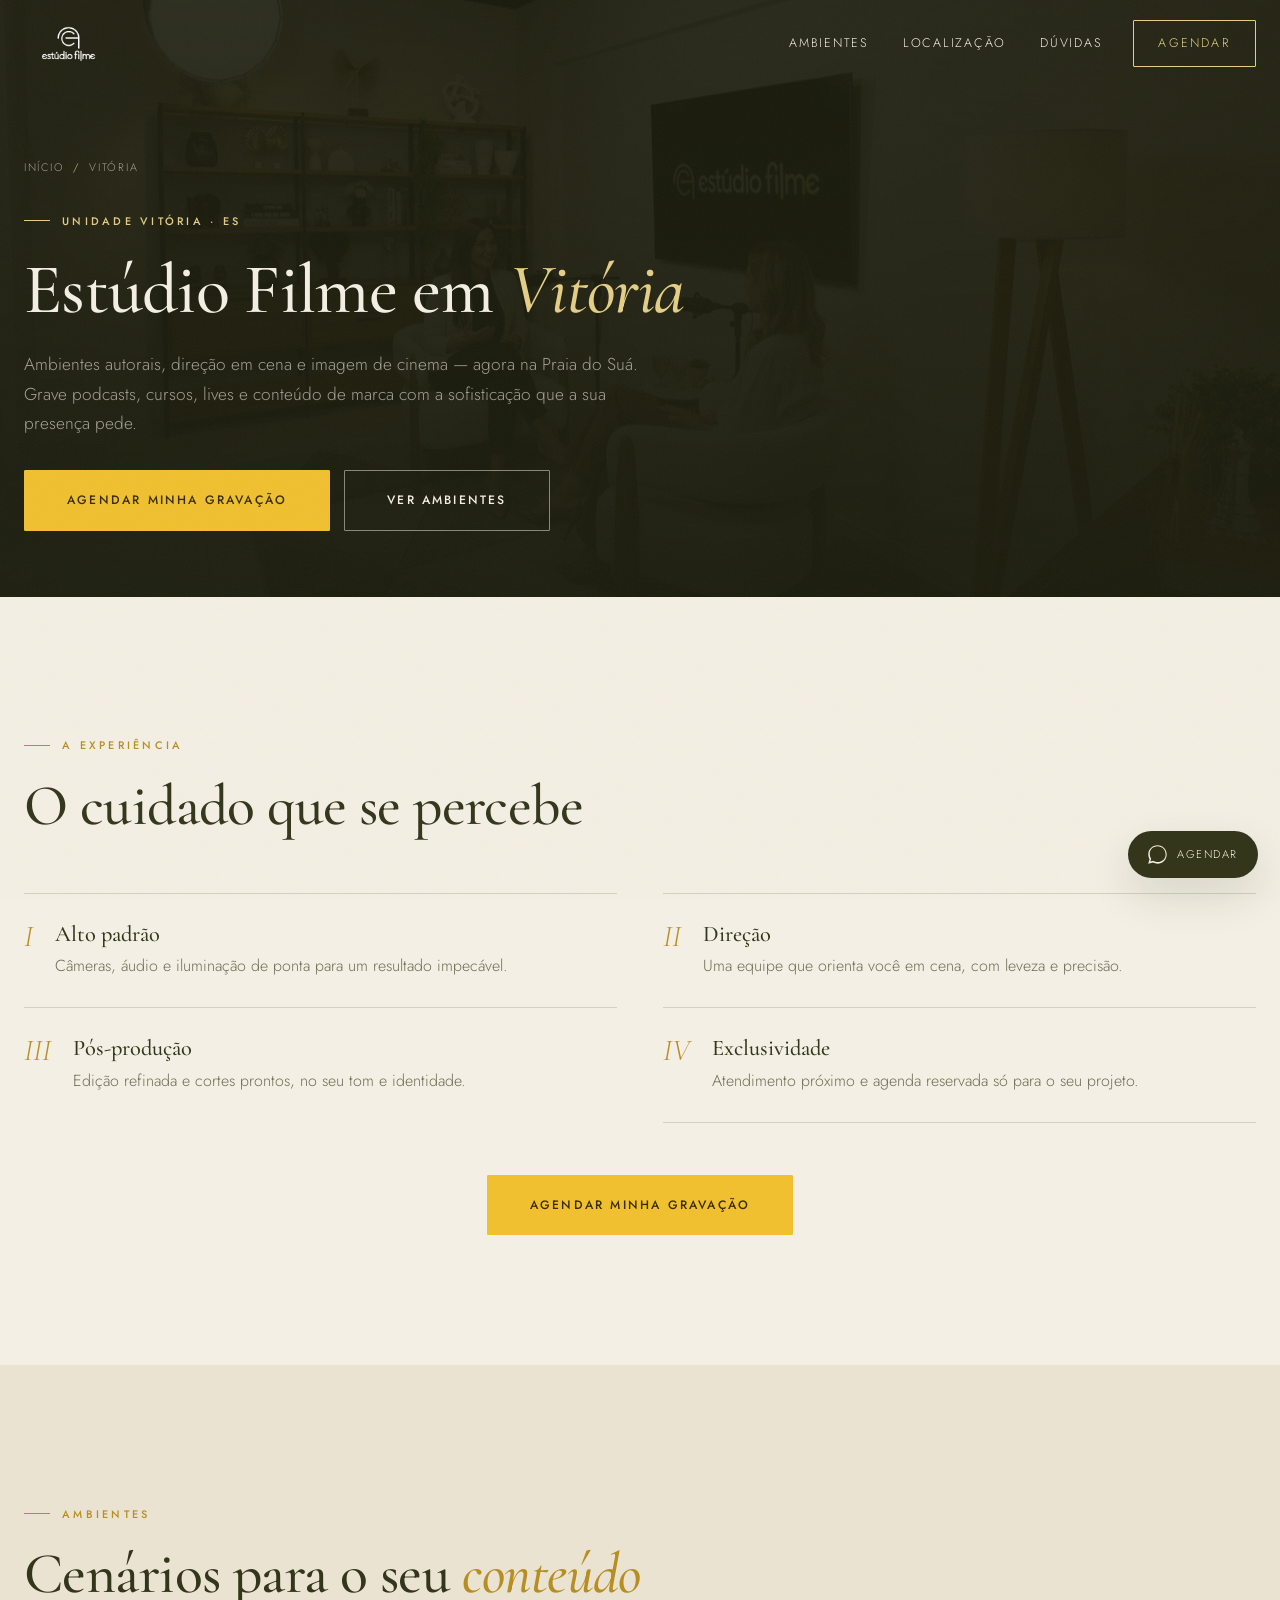
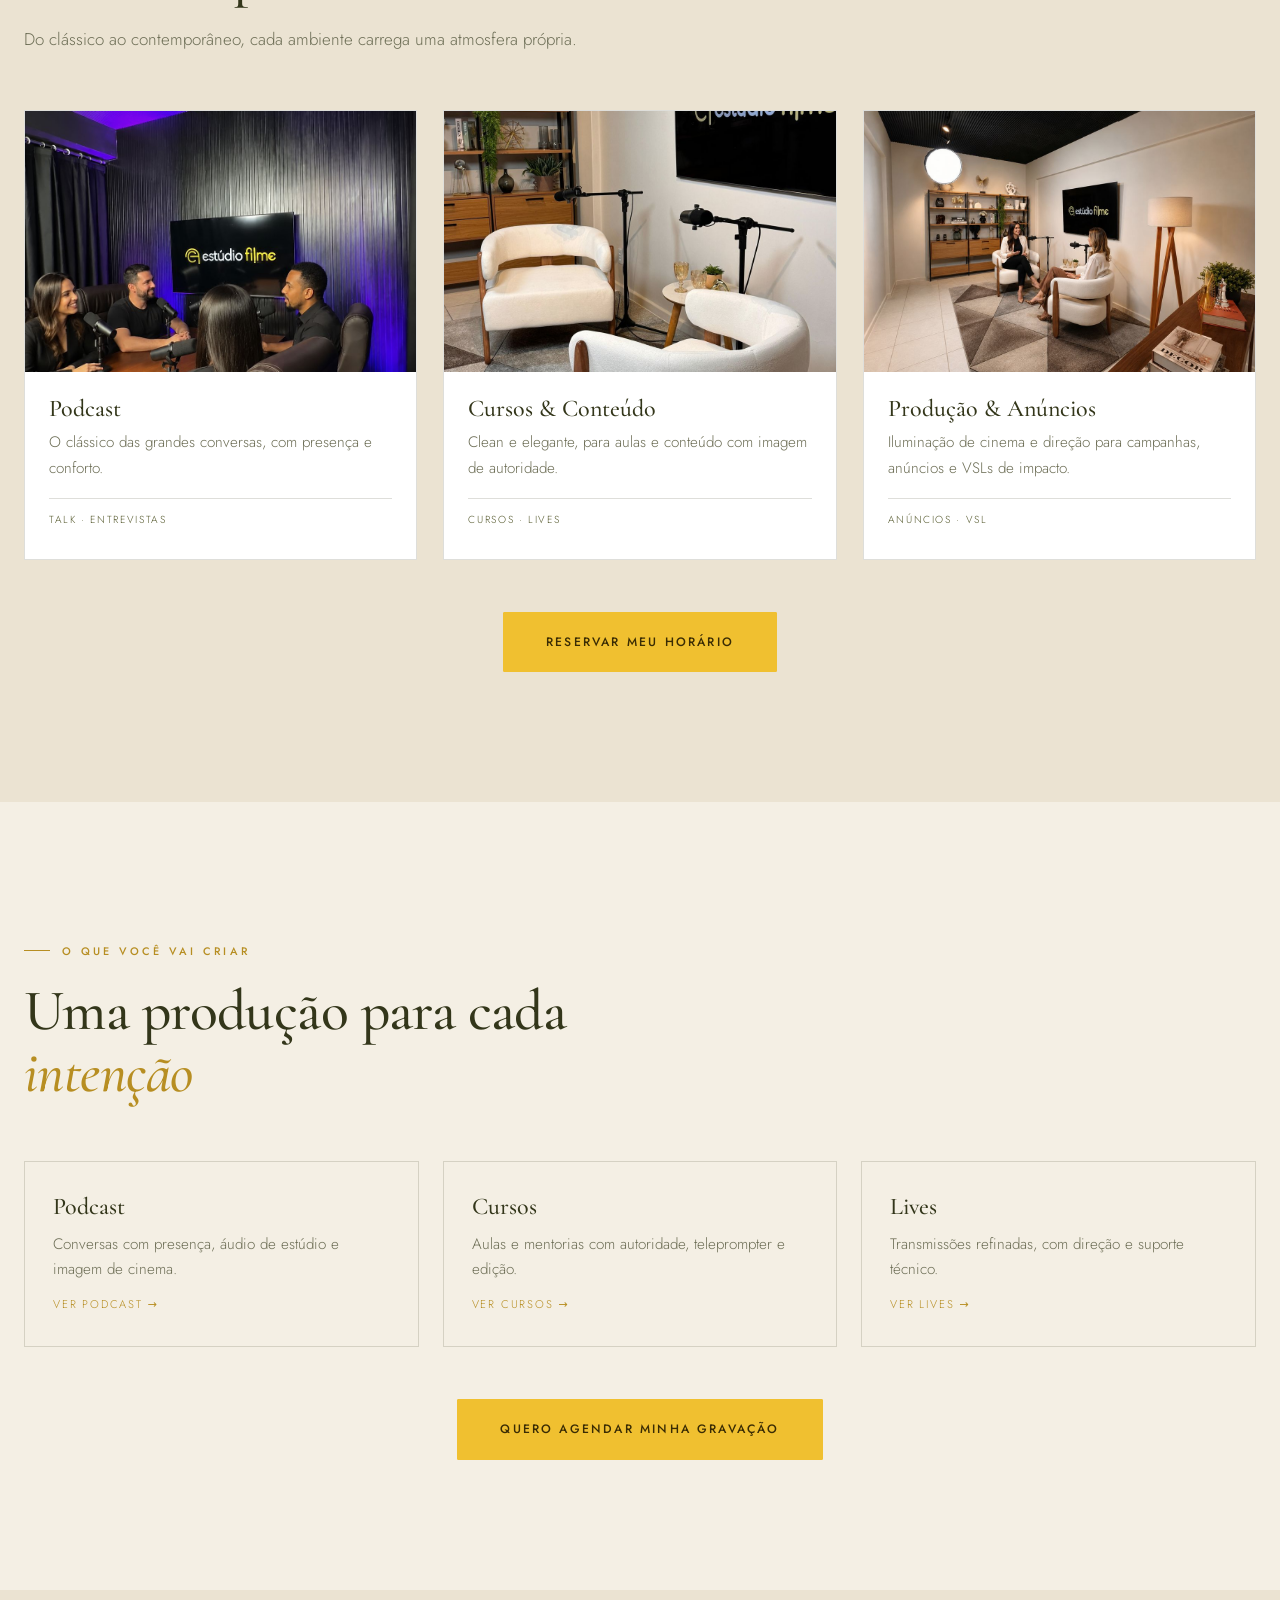
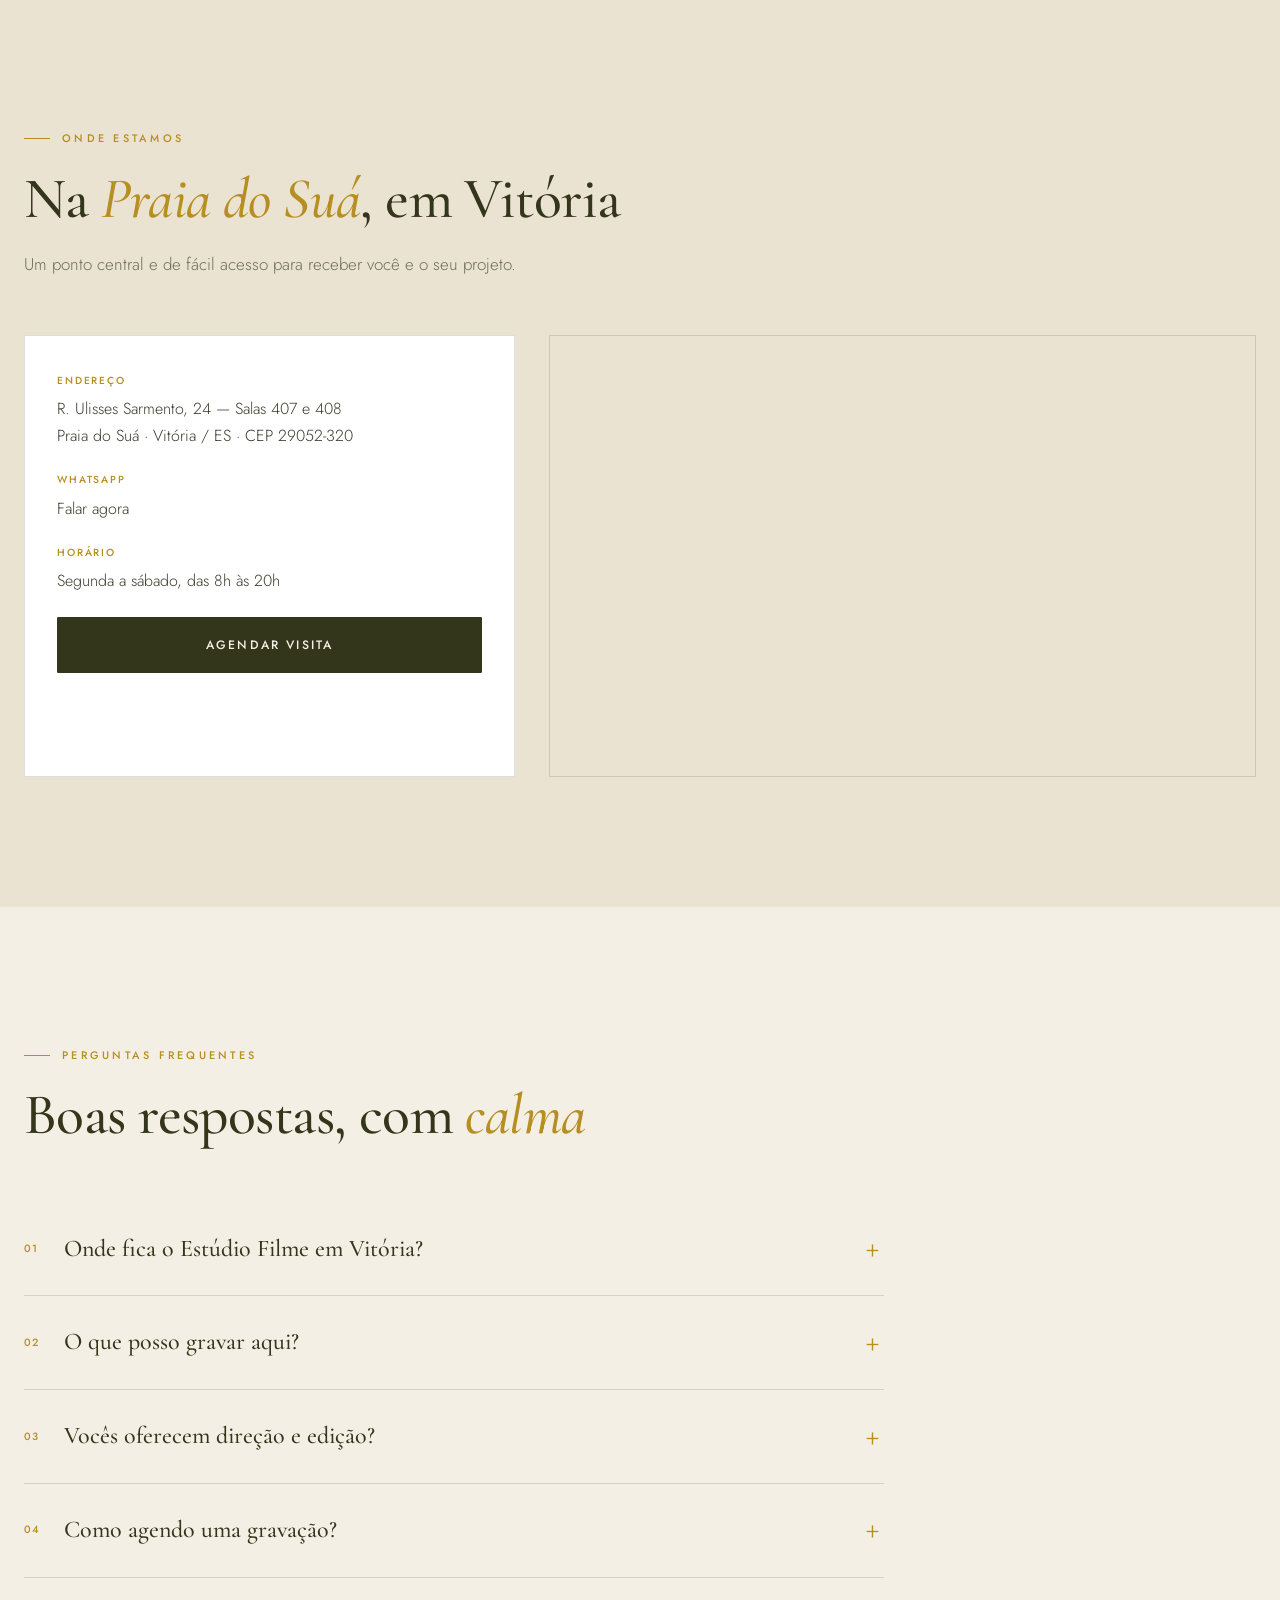
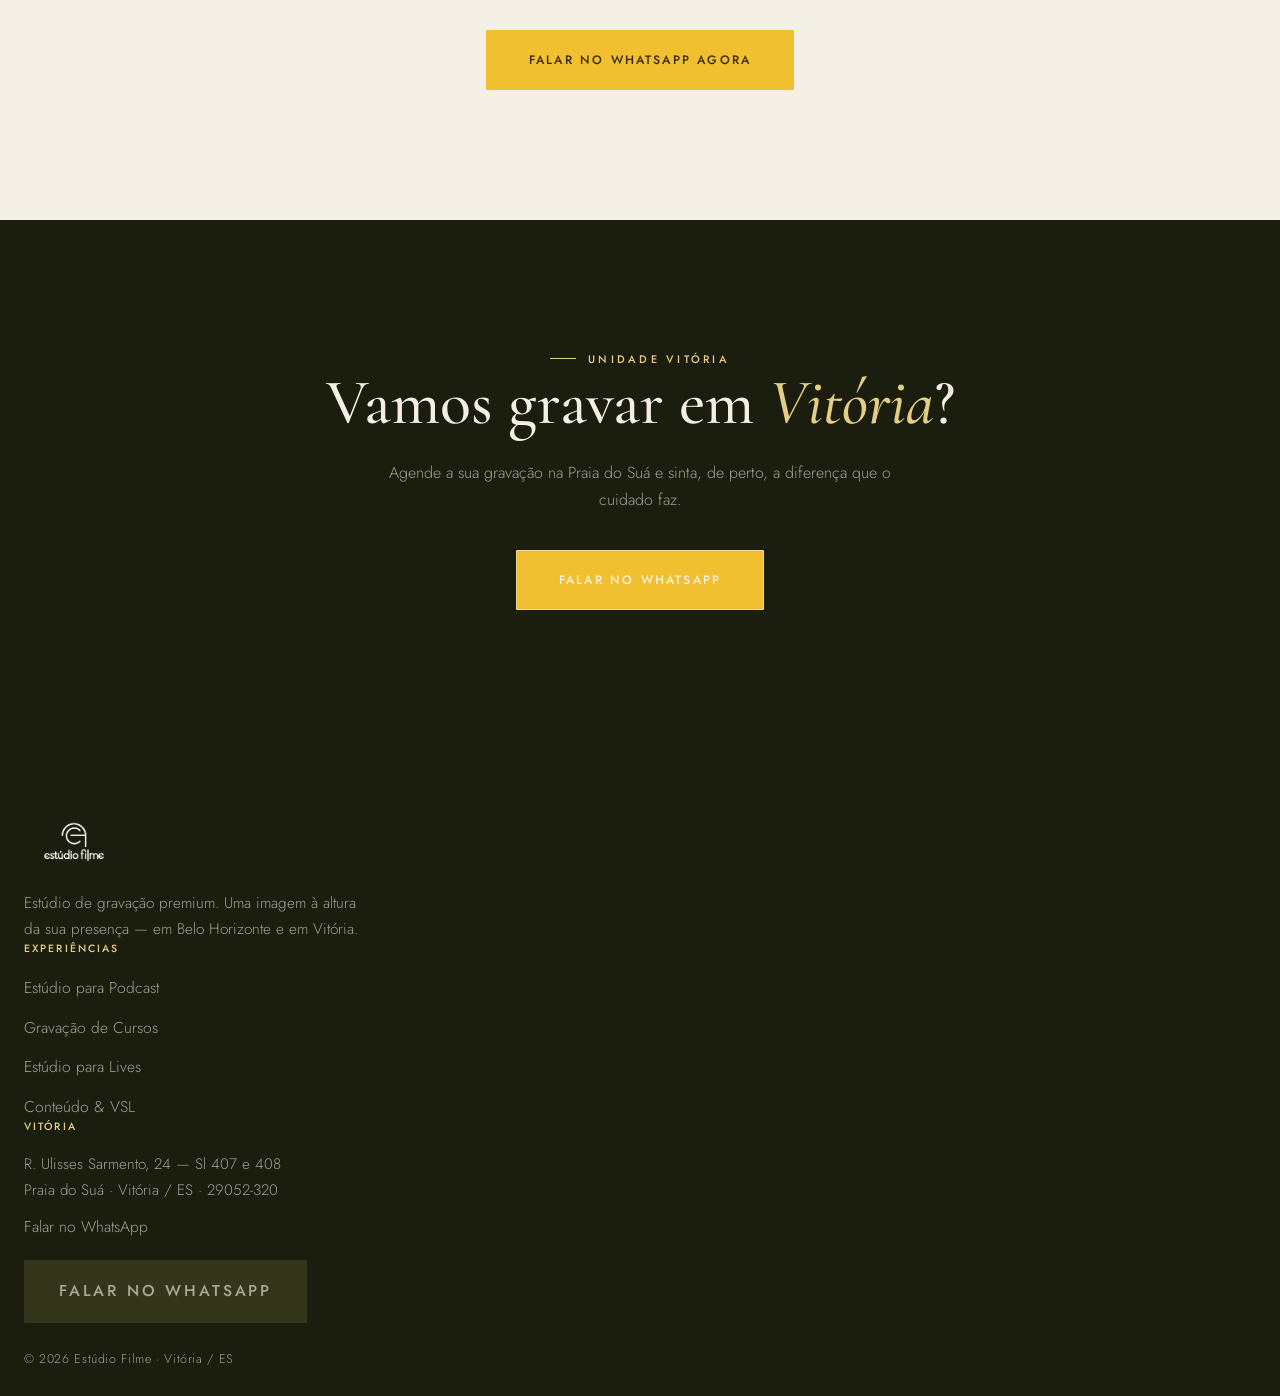
<file: vitoria/index.html>
<!DOCTYPE html>
<html lang="pt-BR">
<head>
  <!-- Google Tag Manager -->
  <script>(function(w,d,s,l,i){w[l]=w[l]||[];w[l].push({'gtm.start':new Date().getTime(),event:'gtm.js'});var f=d.getElementsByTagName(s)[0],j=d.createElement(s),dl=l!='dataLayer'?'&l='+l:'';j.async=true;j.src='https://www.googletagmanager.com/gtm.js?id='+i+dl;f.parentNode.insertBefore(j,f);})(window,document,'script','dataLayer','GTM-W6CDV4F4');</script>
  <!-- End Google Tag Manager -->

  <!-- Rastreamento: primeira-parte via /l + track.js (igual as outras paginas) -->

  <meta charset="UTF-8" />
  <meta name="viewport" content="width=device-width, initial-scale=1.0" />
  <meta name="theme-color" content="#1B1D0E" />

  <title>Estúdio Filme Vitória — Estúdio de Gravação Premium na Praia do Suá | Vitória-ES</title>
  <meta name="description" content="Estúdio de gravação premium em Vitória-ES, na Praia do Suá. Ambientes autorais e imagem de cinema para podcasts, cursos, lives, entrevistas e conteúdo de marca. Agende a sua gravação." />
  <meta name="keywords" content="estúdio de gravação Vitória, estúdio de podcast Vitória ES, gravação de vídeo Vitória, estúdio Praia do Suá, gravar curso Vitória, estúdio audiovisual ES" />
  <meta name="author" content="Estúdio Filme" />
  <meta name="robots" content="index, follow, max-image-preview:large, max-snippet:-1" />
  <meta name="geo.region" content="BR-ES" />
  <meta name="geo.placename" content="Vitória" />

  <meta property="og:type" content="website" />
  <meta property="og:locale" content="pt_BR" />
  <meta property="og:site_name" content="Estúdio Filme" />
  <meta property="og:title" content="Estúdio Filme Vitória — Estúdio de Gravação Premium na Praia do Suá" />
  <meta property="og:description" content="Ambientes autorais e imagem de cinema em Vitória-ES. Podcasts, cursos, lives e conteúdo de marca." />
  <meta property="og:url" content="https://www.estudiofilme.com.br/vitoria/" />
  <meta property="og:image" content="https://www.estudiofilme.com.br/assets/vitoria-hero.jpg" />

  <link rel="icon" type="image/png" href="../assets/favicon.png" />
  <link rel="apple-touch-icon" href="../assets/favicon.png" />
  <link rel="canonical" href="https://www.estudiofilme.com.br/vitoria/" />
  <link rel="alternate" hreflang="pt-BR" href="https://www.estudiofilme.com.br/vitoria/" />
  <link rel="sitemap" type="application/xml" href="/sitemap.xml" />

  <link rel="preconnect" href="https://fonts.googleapis.com" />
  <link rel="preconnect" href="https://fonts.gstatic.com" crossorigin />
  <link rel="preload" as="style" href="https://fonts.googleapis.com/css2?family=Cormorant+Garamond:ital,wght@0,500;0,600;1,500;1,600&family=Jost:wght@300;400;500&display=swap" />
  <link href="https://fonts.googleapis.com/css2?family=Cormorant+Garamond:ital,wght@0,500;0,600;1,500;1,600&family=Jost:wght@300;400;500&display=swap" rel="stylesheet" media="print" onload="this.media='all'" />
  <noscript><link href="https://fonts.googleapis.com/css2?family=Cormorant+Garamond:ital,wght@0,500;0,600;1,500;1,600&family=Jost:wght@300;400;500&display=swap" rel="stylesheet" /></noscript>
  <link rel="stylesheet" href="../style.css" />

  <script type="application/ld+json">
  {
    "@context": "https://schema.org",
    "@graph": [
      {
        "@type": ["LocalBusiness","ProfessionalService"],
        "@id": "https://www.estudiofilme.com.br/vitoria/#business",
        "name": "Estúdio Filme — Vitória",
        "description": "Estúdio de gravação premium em Vitória-ES, na Praia do Suá, para podcasts, cursos, lives, entrevistas e conteúdo de marca.",
        "url": "https://www.estudiofilme.com.br/vitoria/",
        "image": "https://www.estudiofilme.com.br/assets/vitoria-hero.jpg",
        "logo": "https://www.estudiofilme.com.br/assets/logo.png",
        "priceRange": "$$$",
        "address": { "@type": "PostalAddress", "streetAddress": "R. Ulisses Sarmento, 24 - Sl 407 e 408", "addressLocality": "Vitória", "addressRegion": "ES", "postalCode": "29052-320", "addressCountry": "BR", "addressArea": "Praia do Suá" },
        "areaServed": { "@type": "City", "name": "Vitória" },
        "openingHoursSpecification": [ { "@type": "OpeningHoursSpecification", "dayOfWeek": ["Monday","Tuesday","Wednesday","Thursday","Friday","Saturday"], "opens": "08:00", "closes": "20:00" } ]
      },
      {
        "@type": "BreadcrumbList",
        "itemListElement": [
          { "@type": "ListItem", "position": 1, "name": "Início", "item": "https://www.estudiofilme.com.br/" },
          { "@type": "ListItem", "position": 2, "name": "Vitória", "item": "https://www.estudiofilme.com.br/vitoria/" }
        ]
      },
      {
        "@type": "FAQPage",
        "mainEntity": [
          { "@type": "Question", "name": "Onde fica o Estúdio Filme em Vitória?", "acceptedAnswer": { "@type": "Answer", "text": "Na Praia do Suá, em Vitória-ES: Rua Ulisses Sarmento, 24 - Salas 407 e 408, CEP 29052-320." } },
          { "@type": "Question", "name": "O que posso gravar no estúdio de Vitória?", "acceptedAnswer": { "@type": "Answer", "text": "Podcasts, cursos e mentorias, lives, entrevistas, clipes e conteúdo de marca, com ambientes autorais e imagem de cinema." } },
          { "@type": "Question", "name": "Como agendar uma gravação?", "acceptedAnswer": { "@type": "Answer", "text": "Pelo WhatsApp. Conversamos sobre o seu projeto, indicamos o ambiente ideal e reservamos o seu horário." } }
        ]
      }
    ]
  }
  </script>
</head>

<body>
  <!-- Google Tag Manager (noscript) -->
  <noscript><iframe src="https://www.googletagmanager.com/ns.html?id=GTM-W6CDV4F4" height="0" width="0" style="display:none;visibility:hidden"></iframe></noscript>
  <!-- End Google Tag Manager (noscript) -->


  <div class="progress" aria-hidden="true"></div>
  <div class="grain" aria-hidden="true"></div>

  <header class="navbar over-hero" id="navbar">
    <div class="container nav-inner">
      <a href="./" class="nav-logo" aria-label="Estúdio Filme Vitória — topo"><img src="../assets/logo.png" alt="Logo Estúdio Filme" width="150" height="50" /></a>
      <button class="nav-toggle" id="navToggle" aria-label="Abrir menu" aria-expanded="false" aria-controls="navMenu"><span></span><span></span><span></span></button>
      <nav class="nav-menu nav-desk" id="navMenu" aria-label="Navegação principal">
        <ul>
          <li><a href="#ambientes">Ambientes</a></li>
          <li><a href="#localizacao">Localização</a></li>
          <li><a href="#faq">Dúvidas</a></li>
          <li><a class="nav-cta" href="https://seupodcast-saas-production.up.railway.app/l?s=estudiofilme.com.br/vitoria" target="_blank" rel="noopener">Agendar</a></li>
        </ul>
      </nav>
    </div>
  </header>

  <main>
    <section class="subhero">
      <div class="bg"><img src="../assets/vitoria-hero.jpg" alt="" aria-hidden="true" fetchpriority="high" decoding="async" data-parallax="0.07" /></div>
      <div class="container">
        <nav class="breadcrumb" aria-label="Trilha"><ol><li><a href="../">Início</a></li><li aria-current="page">Vitória</li></ol></nav>
        <span class="eyebrow">Unidade Vitória · ES</span>
        <h1>Estúdio Filme em <em>Vitória</em></h1>
        <p class="lead">Ambientes autorais, direção em cena e imagem de cinema — agora na Praia do Suá. Grave podcasts, cursos, lives e conteúdo de marca com a sofisticação que a sua presença pede.</p>
        <div class="hero-actions">
          <a class="btn btn-solid btn-lg" href="https://seupodcast-saas-production.up.railway.app/l?s=estudiofilme.com.br/vitoria" target="_blank" rel="noopener">Agendar minha gravação</a>
          <a class="btn btn-lg" href="#ambientes">Ver ambientes</a>
        </div>
      </div>
    </section>

    <!-- EXPERIÊNCIA -->
    <section class="section">
      <div class="container">
        <div class="section-head reveal"><span class="eyebrow">A experiência</span><h2>O cuidado que se percebe</h2></div>
        <div class="exp-grid">
          <div class="exp-item reveal"><span class="exp-num">I</span><div><h3>Alto padrão</h3><p>Câmeras, áudio e iluminação de ponta para um resultado impecável.</p></div></div>
          <div class="exp-item reveal"><span class="exp-num">II</span><div><h3>Direção</h3><p>Uma equipe que orienta você em cena, com leveza e precisão.</p></div></div>
          <div class="exp-item reveal"><span class="exp-num">III</span><div><h3>Pós-produção</h3><p>Edição refinada e cortes prontos, no seu tom e identidade.</p></div></div>
          <div class="exp-item reveal"><span class="exp-num">IV</span><div><h3>Exclusividade</h3><p>Atendimento próximo e agenda reservada só para o seu projeto.</p></div></div>
        </div>
        <div class="reveal" style="text-align:center;margin-top:52px"><a class="btn btn-gold btn-lg" href="https://seupodcast-saas-production.up.railway.app/l?s=estudiofilme.com.br/vitoria" target="_blank" rel="noopener">Agendar minha gravação</a></div>
      </div>
    </section>

    <!-- AMBIENTES -->
    <section class="section alt" id="ambientes">
      <div class="container">
        <div class="section-head reveal"><span class="eyebrow">Ambientes</span><h2>Cenários para o seu <em>conteúdo</em></h2><p class="lead">Do clássico ao contemporâneo, cada ambiente carrega uma atmosfera própria.</p></div>
        <div class="studio-grid">
          <article class="studio-card reveal"><div class="studio-img"><img src="../assets/vitoria-1.jpg" alt="Ambiente para podcast — Estúdio Filme Vitória" loading="lazy" /></div><div class="studio-body"><h3>Podcast</h3><p>O clássico das grandes conversas, com presença e conforto.</p><span class="studio-tag">Talk · Entrevistas</span></div></article>
          <article class="studio-card reveal"><div class="studio-img"><img src="../assets/vitoria-2.jpg" alt="Ambiente clean para cursos e conteúdo — Estúdio Filme Vitória" loading="lazy" /></div><div class="studio-body"><h3>Cursos &amp; Conteúdo</h3><p>Clean e elegante, para aulas e conteúdo com imagem de autoridade.</p><span class="studio-tag">Cursos · Lives</span></div></article>
          <article class="studio-card reveal"><div class="studio-img"><img src="../assets/vitoria-3.jpg" alt="Ambiente com iluminação de cinema para anúncios e VSL — Estúdio Filme Vitória" loading="lazy" /></div><div class="studio-body"><h3>Produção &amp; Anúncios</h3><p>Iluminação de cinema e direção para campanhas, anúncios e VSLs de impacto.</p><span class="studio-tag">Anúncios · VSL</span></div></article>
        </div>
        <div class="reveal" style="text-align:center;margin-top:52px"><a class="btn btn-gold btn-lg" href="https://seupodcast-saas-production.up.railway.app/l?s=estudiofilme.com.br/vitoria" target="_blank" rel="noopener">Reservar meu horário</a></div>
      </div>
    </section>

    <!-- SERVIÇOS -->
    <section class="section">
      <div class="container">
        <div class="section-head reveal"><span class="eyebrow">O que você vai criar</span><h2>Uma produção para cada <em>intenção</em></h2></div>
        <div class="related-grid">
          <a class="related-card reveal" href="../podcast/"><h3>Podcast</h3><p>Conversas com presença, áudio de estúdio e imagem de cinema.</p><span class="sol-link">Ver podcast</span></a>
          <a class="related-card reveal" href="../cursos/"><h3>Cursos</h3><p>Aulas e mentorias com autoridade, teleprompter e edição.</p><span class="sol-link">Ver cursos</span></a>
          <a class="related-card reveal" href="../lives/"><h3>Lives</h3><p>Transmissões refinadas, com direção e suporte técnico.</p><span class="sol-link">Ver lives</span></a>
        </div>
        <div class="reveal" style="text-align:center;margin-top:52px"><a class="btn btn-gold btn-lg" href="https://seupodcast-saas-production.up.railway.app/l?s=estudiofilme.com.br/vitoria" target="_blank" rel="noopener">Quero agendar minha gravação</a></div>
      </div>
    </section>

    <!-- LOCALIZAÇÃO -->
    <section class="section alt" id="localizacao">
      <div class="container">
        <div class="section-head reveal"><span class="eyebrow">Onde estamos</span><h2>Na <em>Praia do Suá</em>, em Vitória</h2><p class="lead">Um ponto central e de fácil acesso para receber você e o seu projeto.</p></div>
        <div class="location-grid">
          <address class="location-info reveal">
            <p class="loc-item"><strong>Endereço</strong>R. Ulisses Sarmento, 24 — Salas 407 e 408<br />Praia do Suá · Vitória / ES · CEP 29052-320</p>
            <p class="loc-item"><strong>WhatsApp</strong><a href="https://seupodcast-saas-production.up.railway.app/l?s=estudiofilme.com.br/vitoria" target="_blank" rel="noopener">Falar agora</a></p>
            <p class="loc-item"><strong>Horário</strong>Segunda a sábado, das 8h às 20h</p>
            <a class="btn btn-solid" href="https://seupodcast-saas-production.up.railway.app/l?s=estudiofilme.com.br/vitoria" target="_blank" rel="noopener">Agendar visita</a>
          </address>
          <div class="map-wrap reveal">
            <iframe title="Mapa - Estúdio Filme Vitória (Praia do Suá)" src="https://www.google.com/maps?q=R.+Ulisses+Sarmento,+24+-+Praia+do+Su%C3%A1,+Vit%C3%B3ria+-+ES,+29052-320&output=embed" loading="lazy" referrerpolicy="no-referrer-when-downgrade" allowfullscreen></iframe>
          </div>
        </div>
      </div>
    </section>

    <!-- FAQ -->
    <section class="section" id="faq">
      <div class="container">
        <div class="section-head reveal"><span class="eyebrow">Perguntas frequentes</span><h2>Boas respostas, com <em>calma</em></h2></div>
        <div class="faq-list">
          <details class="faq-item reveal"><summary>Onde fica o Estúdio Filme em Vitória?</summary><p>Na Praia do Suá: Rua Ulisses Sarmento, 24 — Salas 407 e 408, Vitória-ES, CEP 29052-320.</p></details>
          <details class="faq-item reveal"><summary>O que posso gravar aqui?</summary><p>Podcasts, cursos e mentorias, lives, entrevistas, clipes e conteúdo de marca — com ambientes autorais e imagem de cinema.</p></details>
          <details class="faq-item reveal"><summary>Vocês oferecem direção e edição?</summary><p>Sim. Acompanhamos você em cena e cuidamos da pós-produção, com edição refinada e cortes prontos para as suas redes.</p></details>
          <details class="faq-item reveal"><summary>Como agendo uma gravação?</summary><p>Pelo WhatsApp. Conversamos sobre o seu projeto, indicamos o ambiente ideal e reservamos o seu horário.</p></details>
        </div>
        <div class="reveal" style="text-align:center;margin-top:52px"><a class="btn btn-gold btn-lg" href="https://seupodcast-saas-production.up.railway.app/l?s=estudiofilme.com.br/vitoria" target="_blank" rel="noopener">Falar no WhatsApp agora</a></div>
      </div>
    </section>

    <!-- CTA -->
    <section class="cta" id="contato">
      <div class="container reveal">
        <span class="eyebrow on-dark" style="justify-content:center">Unidade Vitória</span>
        <h2>Vamos gravar em <em>Vitória</em>?</h2>
        <p>Agende a sua gravação na Praia do Suá e sinta, de perto, a diferença que o cuidado faz.</p>
        <a class="btn btn-gold btn-lg" href="https://seupodcast-saas-production.up.railway.app/l?s=estudiofilme.com.br/vitoria" target="_blank" rel="noopener">Falar no WhatsApp</a>
      </div>
    </section>
  </main>

  <footer class="footer">
    <div class="container footer-inner">
      <div class="footer-brand">
        <img src="../assets/logo.png" alt="Estúdio Filme" width="160" height="52" />
        <p>Estúdio de gravação premium. Uma imagem à altura da sua presença — em Belo Horizonte e em Vitória.</p>
      </div>
      <nav class="footer-nav" aria-label="Links do rodapé"><h4>Experiências</h4><ul>
        <li><a href="../podcast/">Estúdio para Podcast</a></li>
        <li><a href="../cursos/">Gravação de Cursos</a></li>
        <li><a href="../lives/">Estúdio para Lives</a></li>
        <li><a href="../conteudo/">Conteúdo &amp; VSL</a></li>
      </ul></nav>
      <div class="footer-contact"><h4>Vitória</h4><address class="footer-address">
        <p>R. Ulisses Sarmento, 24 — Sl 407 e 408<br />Praia do Suá · Vitória / ES · 29052-320</p>
        <p><a href="https://seupodcast-saas-production.up.railway.app/l?s=estudiofilme.com.br/vitoria" target="_blank" rel="noopener">Falar no WhatsApp</a></p>
      </address>
      <a class="btn btn-solid" href="https://seupodcast-saas-production.up.railway.app/l?s=estudiofilme.com.br/vitoria" target="_blank" rel="noopener">Falar no WhatsApp</a></div>
    </div>
    <div class="footer-bottom"><div class="container"><p>© <span id="year"></span> Estúdio Filme · Vitória / ES</p></div></div>
  </footer>

  <a class="whatsapp-float" href="https://seupodcast-saas-production.up.railway.app/l?s=estudiofilme.com.br/vitoria" target="_blank" rel="noopener" aria-label="Falar no WhatsApp">
    <svg viewBox="0 0 32 32" aria-hidden="true"><path d="M16 .4C7.4.4.5 7.3.5 15.9c0 2.8.7 5.5 2.1 7.9L.3 31.7l8.1-2.1c2.3 1.3 4.9 1.9 7.6 1.9 8.6 0 15.5-6.9 15.5-15.5S24.6.4 16 .4zm0 28.3c-2.4 0-4.7-.6-6.7-1.8l-.5-.3-4.8 1.3 1.3-4.7-.3-.5c-1.3-2.1-2-4.5-2-6.9C2.3 8.3 8.4 2.3 16 2.3S29.7 8.3 29.7 16 23.6 28.7 16 28.7z"/></svg>
    <span class="wf-label">Agendar</span>
  </a>
  <button class="to-top" aria-label="Voltar ao topo"><svg viewBox="0 0 24 24" width="18" height="18" fill="none" stroke="currentColor" stroke-width="1.6"><path d="M12 19V5M5 12l7-7 7 7"/></svg></button>
  <script src="../script.js" defer></script>
  <script src="/track.js" defer></script>
</body>
</html>
</file>
<file: style.css>
/* =========================================================
   ESTÚDIO FILME — Design System (art-directed / premium)
   Base clara (creme + oliva + dourado) com seções
   cinematográficas escuras. Detalhes técnicos e editoriais.
   Mobile-first. Media queries ao final.
   ========================================================= */

:root {
  --cream: #F4EFE4;
  --cream-2: #EBE3D2;
  --paper: #FFFFFF;
  --ink: #1B1D0E;          /* quase-preto oliva (seções escuras) */
  --ink-2: #262913;
  --oliva: #33361A;
  --musgo: #565A2E;
  --sage: #97A07A;
  --gold: #B78E22;
  --gold-2: #C6A02E;
  --gold-soft: #E4CE86;
  --gold-bright: #F0C030;
  --text: #3A3C2C;
  --muted: #6D6E56;
  --muted-light: rgba(244, 239, 228, .62);
  --line: rgba(51, 54, 26, .16);
  --line-2: rgba(51, 54, 26, .3);
  --line-light: rgba(244, 239, 228, .16);

  --serif: 'Cormorant Garamond', Georgia, serif;
  --sans: 'Jost', system-ui, sans-serif;

  --container: 1280px;
  --nav-h: 78px;
  --ease: cubic-bezier(.22, 1, .36, 1);
  --ease-out: cubic-bezier(.16, 1, .3, 1);
  --shadow: 0 30px 80px rgba(27, 29, 14, .18);
  --shadow-soft: 0 18px 44px rgba(27, 29, 14, .12);
}

*, *::before, *::after { box-sizing: border-box; margin: 0; padding: 0; }
html { scroll-behavior: smooth; scroll-padding-top: var(--nav-h); -webkit-text-size-adjust: 100%; }
body {
  font-family: var(--sans); font-weight: 300; background: var(--cream); color: var(--text);
  line-height: 1.7; -webkit-font-smoothing: antialiased; overflow-x: hidden;
}
img { max-width: 100%; display: block; }
a { color: inherit; text-decoration: none; }
ul { list-style: none; }
h1, h2, h3, h4 { font-family: var(--serif); color: var(--oliva); font-weight: 500; line-height: 1.08; }
::selection { background: var(--gold-soft); color: var(--oliva); }

.container { width: 100%; max-width: var(--container); margin-inline: auto; padding-inline: 24px; }

/* ---- Rótulos técnicos ---- */
.eyebrow {
  font-family: var(--sans); font-weight: 500; text-transform: uppercase; letter-spacing: .3em;
  font-size: .68rem; color: var(--gold); display: inline-flex; align-items: center; gap: 12px;
}
.eyebrow::before { content: ""; width: 26px; height: 1px; background: currentColor; }
.eyebrow.on-dark { color: var(--gold-soft); }
.gold { color: var(--gold); }
.serif-it { font-family: var(--serif); font-style: italic; }

/* ---- Botões ---- */
.btn {
  position: relative; display: inline-flex; align-items: center; justify-content: center; gap: 12px;
  font-family: var(--sans); font-weight: 500; font-size: .76rem; text-transform: uppercase; letter-spacing: .18em;
  padding: 17px 34px; border-radius: 1px; cursor: pointer; overflow: hidden; isolation: isolate;
  border: 1px solid var(--oliva); color: var(--oliva); background: transparent; min-height: 54px;
  transition: color .4s var(--ease), border-color .4s var(--ease);
}
.btn::before { content: ""; position: absolute; inset: 0; background: var(--oliva); transform: scaleY(0); transform-origin: bottom; transition: transform .45s var(--ease); z-index: -1; }
.btn:hover::before, .btn:focus-visible::before { transform: scaleY(1); }
.btn:hover, .btn:focus-visible { color: var(--cream); }
.btn-solid { background: var(--oliva); color: var(--cream); }
.btn-solid::before { background: var(--musgo); transform: scaleY(1); transform-origin: top; opacity: 0; transition: opacity .4s var(--ease); }
.btn-solid:hover::before { opacity: 1; transform: scaleY(1); }
.btn-solid:hover { color: var(--cream); }
.btn-gold { border-color: var(--gold-bright); background: var(--gold-bright); color: #3a2c04; }
.btn-gold::before { background: var(--gold-soft); }
.btn-gold:hover { color: #3a2c04; }
.on-dark .btn, .cta .btn, .filmband .btn, .subhero .btn { border-color: rgba(244, 239, 228, .5); color: var(--cream); }
.on-dark .btn::before, .cta .btn::before, .filmband .btn::before, .subhero .btn::before { background: var(--cream); }
.on-dark .btn:hover, .cta .btn:hover, .filmband .btn:hover, .subhero .btn:hover { color: var(--oliva); }
.subhero .btn-solid { background: var(--gold-bright); border-color: var(--gold-bright); color: #3a2c04; }
.subhero .btn-solid::before { background: var(--gold-soft); }
.subhero .btn-solid:hover { color: #3a2c04; }
.btn-lg { padding: 19px 42px; }

:focus-visible { outline: 2px solid var(--gold); outline-offset: 4px; }

/* ---- Link com underline animado ---- */
.link {
  position: relative; font-family: var(--sans); text-transform: uppercase; letter-spacing: .18em;
  font-size: .72rem; color: var(--oliva); padding-bottom: 3px;
}
.link::after { content: ""; position: absolute; left: 0; bottom: 0; width: 100%; height: 1px; background: var(--gold); transform: scaleX(0); transform-origin: left; transition: transform .45s var(--ease); }
.link:hover::after { transform: scaleX(1); }
.link .arw { display: inline-block; transition: transform .4s var(--ease); }
.link:hover .arw { transform: translateX(6px); }

/* =========================================================
   PRELOADER · PROGRESSO · GRÃO
   ========================================================= */
#preloader {
  position: fixed; inset: 0; z-index: 200; background: var(--cream);
  display: grid; place-items: center; transition: opacity .7s var(--ease), visibility .7s;
}
#preloader img { height: 54px; opacity: 0; animation: preIn 1s var(--ease) forwards; }
#preloader .pre-line { position: absolute; bottom: 34%; left: 50%; transform: translateX(-50%); width: 0; height: 1px; background: var(--gold); animation: preLine 1.1s var(--ease) .2s forwards; }
@keyframes preIn { to { opacity: 1; } }
@keyframes preLine { to { width: 140px; } }
body.loaded #preloader { opacity: 0; visibility: hidden; }

.progress { position: fixed; top: 0; left: 0; height: 2px; width: 0; background: linear-gradient(90deg, var(--gold), var(--gold-bright)); z-index: 150; transition: width .1s linear; }

.grain { position: fixed; inset: 0; z-index: 4; pointer-events: none; opacity: .04;
  background-image: url("data:image/svg+xml,%3Csvg xmlns='http://www.w3.org/2000/svg' width='140' height='140'%3E%3Cfilter id='n'%3E%3CfeTurbulence type='fractalNoise' baseFrequency='0.9' numOctaves='2'/%3E%3C/filter%3E%3Crect width='100%25' height='100%25' filter='url(%23n)'/%3E%3C/svg%3E"); }

/* =========================================================
   NAVBAR
   ========================================================= */
.navbar { position: fixed; inset: 0 0 auto 0; z-index: 100; height: var(--nav-h); display: flex; align-items: center;
  transition: background .5s var(--ease), box-shadow .5s var(--ease), border-color .5s var(--ease); border-bottom: 1px solid transparent; }
.navbar.scrolled { background: rgba(244, 239, 228, .92); backdrop-filter: blur(14px); border-bottom-color: var(--line); }
.nav-inner { display: flex; align-items: center; justify-content: space-between; width: 100%; }
.nav-logo img { height: 46px; width: auto; transition: filter .4s var(--ease); }
/* logo invertida (clara) sobre hero escuro */
.navbar.over-hero .nav-logo img { filter: brightness(0) invert(1) sepia(.3) saturate(2) hue-rotate(5deg) brightness(1.05); }
.navbar.over-hero.scrolled .nav-logo img { filter: none; }

.nav-toggle { width: 46px; height: 46px; background: none; border: none; cursor: pointer; display: flex; flex-direction: column; justify-content: center; align-items: center; gap: 6px; z-index: 110; }
.nav-toggle span { width: 26px; height: 1.5px; background: var(--oliva); transition: transform .3s var(--ease), opacity .3s var(--ease), background .4s; }
.navbar.over-hero:not(.scrolled) .nav-toggle span { background: var(--cream); }
.nav-toggle.open span:nth-child(1) { transform: translateY(7.5px) rotate(45deg); }
.nav-toggle.open span:nth-child(2) { opacity: 0; }
.nav-toggle.open span:nth-child(3) { transform: translateY(-7.5px) rotate(-45deg); }

.nav-menu { position: fixed; inset: 0 0 0 auto; width: min(86vw, 380px); background: var(--ink); border-left: 1px solid var(--line-light);
  padding: calc(var(--nav-h) + 34px) 38px 40px; transform: translateX(100%); transition: transform .5s var(--ease); display: flex; box-shadow: var(--shadow); }
.nav-menu.open { transform: translateX(0); }
.nav-menu ul { display: flex; flex-direction: column; gap: 2px; width: 100%; }
.nav-menu a { display: flex; align-items: baseline; gap: 12px; padding: 15px 4px; font-family: var(--serif); font-size: 1.5rem; color: var(--cream); border-bottom: 1px solid var(--line-light); transition: color .3s, padding-left .3s var(--ease); }
.nav-menu a .idx { font-family: var(--sans); font-size: .62rem; letter-spacing: .1em; color: var(--gold-soft); }
.nav-menu a:hover { color: var(--gold-bright); padding-left: 12px; }
.nav-menu a.nav-cta { margin-top: 22px; border: 1px solid var(--gold-soft); justify-content: center; font-family: var(--sans); font-size: .78rem; text-transform: uppercase; letter-spacing: .18em; padding: 15px; color: var(--gold-soft); }
.nav-menu a.nav-cta:hover { background: var(--gold-bright); color: var(--ink); padding-left: 15px; }

/* menu horizontal (desktop) — cor adapta sobre hero */
.nav-desk a { color: var(--oliva); }
.navbar.over-hero:not(.scrolled) .nav-desk a:not(.nav-cta) { color: var(--cream); }

.nav-backdrop { position: fixed; inset: 0; background: rgba(27, 29, 14, .5); z-index: 90; opacity: 0; visibility: hidden; transition: opacity .5s; }
.nav-backdrop.open { opacity: 1; visibility: visible; }

/* =========================================================
   HERO (editorial)
   ========================================================= */
.hero { position: relative; background: var(--ink); color: var(--cream); overflow: hidden; padding: calc(var(--nav-h) + 56px) 0 40px; }
.hero-bg { position: absolute; inset: 0; z-index: 0; }
.hero-bg img { width: 100%; height: 100%; object-fit: cover; opacity: .3; transform: scale(1.08); filter: saturate(.9); }
.hero-bg::after { content: ""; position: absolute; inset: 0; background: linear-gradient(180deg, rgba(27,29,14,.7) 0%, rgba(27,29,14,.55) 40%, rgba(27,29,14,.92) 100%); }
.hero-inner { position: relative; z-index: 2; }
.hero-kicker { display: flex; justify-content: space-between; align-items: center; padding-bottom: 46px; border-bottom: 1px solid var(--line-light); }
.hero-kicker .tag { font-family: var(--sans); text-transform: uppercase; letter-spacing: .2em; font-size: .66rem; color: var(--muted-light); }
.hero-kicker .rec { display: inline-flex; align-items: center; gap: 9px; font-family: var(--sans); text-transform: uppercase; letter-spacing: .2em; font-size: .66rem; color: var(--cream); }
.hero-kicker .rec i { width: 9px; height: 9px; border-radius: 50%; background: #d64b3f; animation: blink 1.6s infinite; }
@keyframes blink { 0%, 100% { opacity: 1; } 50% { opacity: .25; } }
.hero-title { margin: 44px 0 0; font-size: clamp(2.9rem, 11vw, 7rem); font-weight: 500; line-height: .98; letter-spacing: -.015em; color: var(--cream); }
.hero-title em { font-style: italic; color: var(--gold-soft); }
.hero-title .word { display: inline-block; overflow: hidden; vertical-align: top; }
.hero-title .word span { display: inline-block; transform: translateY(105%); transition: transform .9s var(--ease-out); }
.hero.lit .hero-title .word span { transform: none; }
.hero-foot { display: grid; grid-template-columns: 1fr; gap: 30px; margin-top: 48px; align-items: end; }
.hero-foot p { max-width: 460px; color: var(--muted-light); font-size: 1.05rem; }
.hero-actions { display: flex; flex-wrap: wrap; gap: 14px; }
.scroll-cue { position: absolute; left: 50%; bottom: 20px; transform: translateX(-50%); z-index: 2; font-family: var(--sans); text-transform: uppercase; letter-spacing: .2em; font-size: .6rem; color: var(--muted-light); display: flex; flex-direction: column; align-items: center; gap: 8px; }
.scroll-cue span { width: 1px; height: 40px; background: linear-gradient(var(--gold-soft), transparent); animation: cue 2s infinite; }
@keyframes cue { 0% { transform: scaleY(0); transform-origin: top; } 50% { transform: scaleY(1); transform-origin: top; } 51% { transform-origin: bottom; } 100% { transform: scaleY(0); transform-origin: bottom; } }

/* ---- Marquee ---- */
.marquee { background: var(--gold-bright); color: var(--ink); overflow: hidden; padding: 16px 0; }
.marquee-track { display: inline-flex; white-space: nowrap; animation: marq 30s linear infinite; }
.marquee:hover .marquee-track { animation-play-state: paused; }
.marquee span { font-family: var(--serif); font-style: italic; font-size: 1.5rem; padding: 0 26px; display: inline-flex; align-items: center; gap: 26px; }
.marquee span::after { content: "✦"; font-size: .8rem; font-style: normal; }
@keyframes marq { to { transform: translateX(-50%); } }

/* =========================================================
   SEÇÕES GENÉRICAS
   ========================================================= */
.section { padding: 96px 0; position: relative; }
.section.alt { background: var(--cream-2); }
.section.dark { background: var(--ink); color: var(--cream); }
.sol-link { font-family: var(--sans); text-transform: uppercase; letter-spacing: .16em; font-size: .7rem; color: var(--gold); transition: color .3s; }
.sol-link::after { content: " →"; }
.related-card:hover .sol-link { color: var(--musgo); }
.section.dark h2, .section.dark h3 { color: var(--cream); }
.section-head { max-width: 720px; margin-bottom: 56px; }
.section-head.center { margin-inline: auto; text-align: center; }
.section-head .eyebrow { margin-bottom: 20px; }
.section-head h2 { font-size: clamp(2.1rem, 6.5vw, 3.6rem); font-weight: 500; letter-spacing: -.01em; }
.section-head h2 em { font-style: italic; color: var(--gold); }
.section-head .lead { margin-top: 20px; color: var(--muted); font-size: 1.06rem; }
.section.dark .section-head .lead { color: var(--muted-light); }

/* cantos técnicos */
.corners { position: absolute; inset: -9px; pointer-events: none; }
.corners i { position: absolute; width: 16px; height: 16px; border: 1px solid var(--gold); }
.corners i:nth-child(1) { top: 0; left: 0; border-right: 0; border-bottom: 0; }
.corners i:nth-child(2) { top: 0; right: 0; border-left: 0; border-bottom: 0; }
.corners i:nth-child(3) { bottom: 0; left: 0; border-right: 0; border-top: 0; }
.corners i:nth-child(4) { bottom: 0; right: 0; border-left: 0; border-top: 0; }

/* =========================================================
   MANIFESTO + ÍNDICE NUMÉRICO
   ========================================================= */
.manifesto p { font-family: var(--serif); font-size: clamp(1.5rem, 4.5vw, 2.5rem); line-height: 1.32; color: var(--oliva); font-weight: 500; max-width: 940px; }
.manifesto p .dropcap { float: left; font-size: 4.6em; line-height: .7; padding: 8px 14px 0 0; color: var(--gold); font-style: italic; }
.index-row { display: grid; grid-template-columns: repeat(2, 1fr); gap: 1px; background: var(--line); border: 1px solid var(--line); margin-top: 64px; }
.index-cell { background: var(--cream); padding: 30px 24px; }
.index-cell .n { font-family: var(--serif); font-size: 2.6rem; font-weight: 600; color: var(--oliva); line-height: 1; }
.index-cell .n em { font-style: italic; color: var(--gold); }
.index-cell .l { display: block; margin-top: 8px; font-family: var(--sans); text-transform: uppercase; letter-spacing: .16em; font-size: .66rem; color: var(--muted); }

/* =========================================================
   AMBIENTES (linhas editoriais alternadas)
   ========================================================= */
.amb { position: relative; display: grid; grid-template-columns: 1fr; gap: 0; }
.amb-row { display: grid; grid-template-columns: 1fr; align-items: center; gap: 30px; padding: 46px 0; border-top: 1px solid var(--line); }
.amb-row:last-child { border-bottom: 1px solid var(--line); }
.amb-media { position: relative; overflow: hidden; }
.amb-media .ph { overflow: hidden; }
.amb-media img { width: 100%; aspect-ratio: 3 / 2; object-fit: cover; transition: transform 1.1s var(--ease); }
.amb-row:hover .amb-media img { transform: scale(1.05); }
.amb-media .cap { position: absolute; left: 14px; bottom: 14px; z-index: 3; background: rgba(27, 29, 14, .72); color: var(--cream); backdrop-filter: blur(4px); padding: 8px 15px; font-family: var(--sans); text-transform: uppercase; letter-spacing: .16em; font-size: .62rem; }
.amb-body { position: relative; }
.amb-index { font-family: var(--serif); font-size: clamp(3rem, 9vw, 5.4rem); font-weight: 600; line-height: 1; color: transparent; -webkit-text-stroke: 1px var(--line-2); letter-spacing: -.02em; }
.amb-body h3 { font-size: clamp(2rem, 6vw, 2.8rem); font-weight: 500; margin-top: 6px; }
.amb-body p { margin-top: 14px; color: var(--muted); max-width: 460px; }
.amb-meta { margin-top: 22px; display: flex; flex-wrap: wrap; gap: 10px 22px; align-items: center; }
.amb-tag { font-family: var(--sans); text-transform: uppercase; letter-spacing: .16em; font-size: .64rem; color: var(--musgo); padding: 6px 13px; border: 1px solid var(--line); border-radius: 40px; }

/* =========================================================
   BANDA CINEMATOGRÁFICA (full-bleed + parallax)
   ========================================================= */
.filmband { position: relative; min-height: 78vh; display: grid; place-items: center; text-align: center; color: var(--cream); overflow: hidden; }
.filmband .bg { position: absolute; inset: -12% 0; z-index: 0; }
.filmband .bg img { width: 100%; height: 124%; object-fit: cover; }
.filmband::after { content: ""; position: absolute; inset: 0; background: linear-gradient(180deg, rgba(27,29,14,.6), rgba(27,29,14,.82)); z-index: 1; }
.filmband .inner { position: relative; z-index: 2; max-width: 960px; padding: 100px 24px; }
.filmband blockquote { font-family: var(--serif); font-size: clamp(1.8rem, 5.5vw, 3.4rem); font-style: italic; font-weight: 500; line-height: 1.28; }
.filmband cite { display: block; margin-top: 30px; font-family: var(--sans); font-style: normal; text-transform: uppercase; letter-spacing: .24em; font-size: .72rem; color: var(--gold-soft); }

/* =========================================================
   SOLUÇÕES
   ========================================================= */
.sol-grid { display: grid; grid-template-columns: 1fr; gap: 1px; background: var(--line); border: 1px solid var(--line); }
.sol-card { position: relative; background: var(--cream); padding: 40px 30px; display: flex; flex-direction: column; gap: 12px; min-height: 240px; transition: background .5s var(--ease); overflow: hidden; }
.sol-card::after { content: ""; position: absolute; left: 0; bottom: 0; width: 100%; height: 2px; background: var(--gold-bright); transform: scaleX(0); transform-origin: left; transition: transform .5s var(--ease); }
.sol-card:hover { background: var(--paper); }
.sol-card:hover::after { transform: scaleX(1); }
.sol-num { font-family: var(--sans); font-size: .66rem; letter-spacing: .2em; color: var(--gold); }
.sol-card h3 { font-size: 1.9rem; font-weight: 500; }
.sol-card p { color: var(--muted); font-size: .96rem; flex: 1; }

/* =========================================================
   PROCESSO
   ========================================================= */
.proc-grid { display: grid; grid-template-columns: 1fr; gap: 0; }
.proc-item { display: grid; grid-template-columns: auto 1fr; gap: 22px; padding: 30px 0; border-top: 1px solid var(--line-light); }
.proc-item:last-child { border-bottom: 1px solid var(--line-light); }
.proc-n { font-family: var(--serif); font-style: italic; font-size: 2rem; color: var(--gold-soft); line-height: 1; }
.proc-item h3 { font-size: 1.5rem; font-weight: 500; }
.proc-item p { margin-top: 6px; color: var(--muted-light); max-width: 520px; }

/* =========================================================
   GALERIA (bastidores)
   ========================================================= */
.gallery { columns: 1; column-gap: 16px; }
.g-item { position: relative; break-inside: avoid; margin-bottom: 16px; overflow: hidden; }
.g-item img { width: 100%; display: block; transition: transform 1s var(--ease), filter .6s var(--ease); filter: saturate(.9); }
.g-item:hover img { transform: scale(1.05); filter: saturate(1.05); }
.g-item figcaption { position: absolute; left: 12px; bottom: 12px; color: var(--cream); font-family: var(--sans); text-transform: uppercase; letter-spacing: .16em; font-size: .62rem; opacity: 0; transform: translateY(8px); transition: opacity .5s var(--ease), transform .5s var(--ease); text-shadow: 0 2px 10px rgba(0,0,0,.6); }
.g-item:hover figcaption { opacity: 1; transform: none; }

/* =========================================================
   FAQ
   ========================================================= */
.faq-list { max-width: 860px; }
.faq-item { border-bottom: 1px solid var(--line); }
.faq-item summary { cursor: pointer; list-style: none; padding: 26px 44px 26px 40px; position: relative; font-family: var(--serif); font-size: 1.5rem; font-weight: 500; color: var(--oliva); transition: color .3s; }
.faq-item summary::-webkit-details-marker { display: none; }
.faq-item summary::before { content: counter(faq, decimal-leading-zero); counter-increment: faq; position: absolute; left: 0; top: 50%; transform: translateY(-50%); font-family: var(--sans); font-size: .66rem; letter-spacing: .1em; color: var(--gold); }
.faq-item summary::after { content: "+"; position: absolute; right: 4px; top: 50%; transform: translateY(-50%); font-family: var(--sans); font-weight: 300; font-size: 1.6rem; color: var(--gold); transition: transform .35s var(--ease); }
.faq-item[open] summary::after { transform: translateY(-50%) rotate(45deg); }
.faq-item[open] summary { color: var(--musgo); }
.faq-item p { padding: 0 40px 26px; color: var(--muted); font-size: 1rem; }
.faq-list { counter-reset: faq; }

/* =========================================================
   LOCALIZAÇÃO
   ========================================================= */
.location-grid { display: grid; grid-template-columns: 1fr; gap: 26px; }
.location-info { font-style: normal; background: var(--paper); border: 1px solid var(--line); padding: 36px 32px; display: flex; flex-direction: column; gap: 22px; }
.loc-item { display: flex; flex-direction: column; }
.loc-item strong { font-family: var(--sans); font-weight: 500; text-transform: uppercase; letter-spacing: .18em; font-size: .64rem; color: var(--gold); margin-bottom: 6px; }
.loc-item a:hover { color: var(--gold); }
.map-wrap { position: relative; border: 1px solid var(--line); overflow: hidden; }
.map-wrap iframe { width: 100%; height: 380px; border: 0; display: block; filter: grayscale(.4) sepia(.15) contrast(1.02); }

/* =========================================================
   CTA
   ========================================================= */
.cta { position: relative; padding: 120px 0; text-align: center; background: var(--ink); color: var(--cream); overflow: hidden; }
.cta .bg { position: absolute; inset: 0; z-index: 0; opacity: .16; }
.cta .bg img { width: 100%; height: 100%; object-fit: cover; }
.cta .inner { position: relative; z-index: 2; }
.cta h2 { color: var(--cream); font-size: clamp(2.2rem, 7vw, 4rem); font-weight: 500; }
.cta h2 em { font-style: italic; color: var(--gold-soft); }
.cta p { max-width: 540px; margin: 22px auto 36px; color: var(--muted-light); }

/* =========================================================
   SUBPÁGINAS (subhero / breadcrumb / related)
   ========================================================= */
.subhero { position: relative; background: var(--ink); color: var(--cream); padding: calc(var(--nav-h) + 70px) 0 66px; overflow: hidden; }
.subhero .bg { position: absolute; inset: 0; z-index: 0; }
.subhero .bg img { width: 100%; height: 100%; object-fit: cover; opacity: .26; transform: scale(1.05); }
.subhero .bg::after { content: ""; position: absolute; inset: 0; background: linear-gradient(180deg, rgba(27,29,14,.7), rgba(27,29,14,.92)); }
.subhero .container { position: relative; z-index: 2; }
.subhero .eyebrow { margin-bottom: 22px; color: var(--gold-soft); }
.subhero h1 { color: var(--cream); font-size: clamp(2.4rem, 8vw, 4.4rem); font-weight: 500; max-width: 800px; letter-spacing: -.01em; }
.subhero h1 em { font-style: italic; color: var(--gold-soft); }
.subhero p.lead { margin-top: 22px; font-size: 1.08rem; color: var(--muted-light); max-width: 640px; }
.subhero .hero-actions { margin-top: 32px; display: flex; flex-wrap: wrap; gap: 14px; }
.breadcrumb { margin-bottom: 26px; }
.breadcrumb ol { display: flex; flex-wrap: wrap; gap: 9px; font-family: var(--sans); font-size: .68rem; text-transform: uppercase; letter-spacing: .16em; color: var(--muted-light); }
.breadcrumb li { display: flex; gap: 9px; align-items: center; }
.breadcrumb li:not(:last-child)::after { content: "/"; color: var(--gold-soft); }
.breadcrumb a:hover { color: var(--gold-soft); }

.exp-grid { display: grid; grid-template-columns: 1fr; gap: 0; }
.exp-item { display: grid; grid-template-columns: auto 1fr; gap: 22px; padding: 28px 0; border-top: 1px solid var(--line); align-items: start; }
.exp-item:last-child { border-bottom: 1px solid var(--line); }
.exp-num { font-family: var(--serif); font-style: italic; font-size: 1.9rem; color: var(--gold); line-height: 1; }
.exp-item h3 { font-size: 1.4rem; font-weight: 500; }
.exp-item p { margin-top: 6px; color: var(--muted); }

.studio-grid { display: grid; grid-template-columns: 1fr; gap: 26px; }
.studio-card { position: relative; background: var(--paper); border: 1px solid var(--line); overflow: hidden; transition: transform .5s var(--ease), box-shadow .5s var(--ease); }
.studio-card:hover { transform: translateY(-6px); box-shadow: var(--shadow-soft); }
.studio-img { overflow: hidden; aspect-ratio: 3 / 2; }
.studio-img img { width: 100%; height: 100%; object-fit: cover; transition: transform .9s var(--ease); filter: saturate(.92); }
.studio-card:hover .studio-img img { transform: scale(1.05); }
.studio-body { padding: 24px 24px 28px; }
.studio-body h3 { font-size: 1.5rem; font-weight: 500; }
.studio-body p { margin-top: 8px; color: var(--muted); font-size: .95rem; }
.studio-tag { display: inline-block; margin-top: 16px; padding-top: 12px; border-top: 1px solid var(--line); width: 100%; font-family: var(--sans); text-transform: uppercase; letter-spacing: .16em; font-size: .64rem; color: var(--musgo); }

.related-grid { display: grid; grid-template-columns: 1fr; gap: 24px; }
.related-card { position: relative; background: var(--cream); border: 1px solid var(--line); padding: 32px 28px; display: flex; flex-direction: column; gap: 12px; transition: background .5s var(--ease); overflow: hidden; }
.related-card::after { content: ""; position: absolute; left: 0; bottom: 0; width: 100%; height: 2px; background: var(--gold-bright); transform: scaleX(0); transform-origin: left; transition: transform .5s var(--ease); }
.related-card:hover { background: var(--paper); }
.related-card:hover::after { transform: scaleX(1); }
.related-card h3 { font-size: 1.5rem; font-weight: 500; }
.related-card p { color: var(--muted); font-size: .95rem; flex: 1; }

/* =========================================================
   FOOTER
   ========================================================= */
.footer { background: var(--ink); color: var(--cream); padding-top: 84px; }
.footer-top { display: grid; grid-template-columns: 1fr; gap: 40px; padding-bottom: 54px; border-bottom: 1px solid var(--line-light); }
.footer-brand img { height: 56px; width: auto; margin-bottom: 20px; filter: brightness(0) invert(1) sepia(.25) saturate(2.5) hue-rotate(5deg) brightness(1.05); }
.footer-brand p { color: var(--muted-light); max-width: 340px; font-size: .96rem; }
.footer h4 { font-family: var(--sans); font-weight: 500; text-transform: uppercase; letter-spacing: .2em; font-size: .66rem; color: var(--gold-soft); margin-bottom: 20px; }
.footer-nav ul { display: grid; gap: 12px; }
.footer-nav a, .footer-contact a { color: var(--muted-light); transition: color .3s; font-size: .98rem; }
.footer-nav a:hover, .footer-contact a:hover { color: var(--gold-bright); }
.footer-address { font-style: normal; }
.footer-address p { margin-bottom: 10px; color: var(--muted-light); font-size: .95rem; }
.footer-contact .btn { margin-top: 10px; }
.footer-bottom { padding: 26px 0; }
.footer-bottom .fb-inner { display: flex; flex-direction: column; gap: 10px; align-items: center; text-align: center; }
.footer-bottom p { color: var(--muted-light); font-size: .78rem; letter-spacing: .05em; }

/* =========================================================
   FLUTUANTES
   ========================================================= */
.whatsapp-float { position: fixed; right: 22px; bottom: 22px; z-index: 95; display: inline-flex; align-items: center; gap: 10px; background: var(--oliva); color: var(--cream);
  padding: 14px 20px; border-radius: 40px; box-shadow: var(--shadow-soft); font-family: var(--sans); text-transform: uppercase; letter-spacing: .14em; font-size: .7rem; transition: background .3s var(--ease), transform .3s var(--ease); }
.whatsapp-float:hover { background: var(--musgo); transform: translateY(-2px); }
.whatsapp-float svg { width: 19px; height: 19px; fill: currentColor; }
.whatsapp-float .wf-label { display: none; }
.to-top { position: fixed; left: 22px; bottom: 22px; z-index: 95; width: 46px; height: 46px; border: 1px solid var(--line-2); background: var(--cream); color: var(--oliva); display: grid; place-items: center; border-radius: 50%; opacity: 0; visibility: hidden; transform: translateY(10px); transition: all .4s var(--ease); cursor: pointer; }
.to-top.show { opacity: 1; visibility: visible; transform: none; }
.to-top:hover { background: var(--oliva); color: var(--cream); }

/* =========================================================
   ANIMAÇÕES
   ========================================================= */
.reveal { opacity: 0; transform: translateY(30px); transition: opacity 1s var(--ease-out), transform 1s var(--ease-out); }
.reveal.in-view { opacity: 1; transform: none; }
.reveal-img { clip-path: inset(0 0 100% 0); transition: clip-path 1.1s var(--ease-out); }
.reveal-img.in-view { clip-path: inset(0 0 0 0); }
.reveal-img img { transform: scale(1.14); transition: transform 1.4s var(--ease-out); }
.reveal-img.in-view img { transform: scale(1); }
[data-delay="1"] { transition-delay: .1s; }
[data-delay="2"] { transition-delay: .2s; }
[data-delay="3"] { transition-delay: .3s; }

@media (prefers-reduced-motion: reduce) {
  *, *::before, *::after { animation: none !important; transition-duration: .01ms !important; scroll-behavior: auto !important; }
  .reveal, .reveal-img { opacity: 1; transform: none; clip-path: none; }
  .reveal-img img { transform: none; }
  .hero-title .word span { transform: none; }
}

/* =========================================================
   MEDIA QUERIES
   ========================================================= */
@media (min-width: 620px) {
  .index-row { grid-template-columns: repeat(4, 1fr); }
  .sol-grid { grid-template-columns: repeat(2, 1fr); }
  .studio-grid { grid-template-columns: repeat(2, 1fr); }
  .related-grid { grid-template-columns: repeat(3, 1fr); }
  .gallery { columns: 2; }
  .whatsapp-float .wf-label { display: inline; }
  .hero-foot { grid-template-columns: 1fr auto; }
}

@media (min-width: 700px) {
  .exp-grid { grid-template-columns: 1fr 1fr; column-gap: 46px; }
  .exp-item { border-top: 1px solid var(--line); }
}

@media (min-width: 960px) {
  :root { --nav-h: 88px; }
  .nav-toggle { display: none; }
  .nav-menu { position: static; width: auto; transform: none; background: none; border: none; padding: 0; box-shadow: none; }
  .nav-menu ul { flex-direction: row; align-items: center; gap: 4px; }
  .nav-menu a { border: none; font-family: var(--sans); font-size: .78rem; text-transform: uppercase; letter-spacing: .14em; padding: 10px 15px; color: var(--oliva); }
  .navbar.over-hero:not(.scrolled) .nav-menu a:not(.nav-cta) { color: var(--cream); }
  .nav-menu a .idx { display: none; }
  .nav-menu a:hover { padding-left: 15px; color: var(--gold); }
  .nav-menu a.nav-cta { margin-top: 0; margin-left: 12px; border: 1px solid var(--oliva); color: var(--oliva); padding: 12px 24px; border-radius: 1px; }
  .navbar.over-hero:not(.scrolled) .nav-menu a.nav-cta { border-color: var(--gold-soft); color: var(--gold-soft); }
  .nav-menu a.nav-cta:hover { background: var(--oliva); color: var(--cream); }
  .navbar.over-hero:not(.scrolled) .nav-menu a.nav-cta:hover { background: var(--gold-bright); border-color: var(--gold-bright); color: var(--ink); }
  .nav-logo img { height: 50px; }

  .section { padding: 130px 0; }
  .hero { min-height: 100vh; display: flex; align-items: center; padding-top: var(--nav-h); }
  .amb-row { grid-template-columns: 1.05fr .95fr; gap: 60px; padding: 66px 0; }
  .amb-row.rev .amb-media { order: 2; }
  .amb-media img { aspect-ratio: 4 / 3; }
  .index-row { grid-template-columns: repeat(4, 1fr); }
  .sol-grid { grid-template-columns: repeat(4, 1fr); }
  .studio-grid { grid-template-columns: repeat(3, 1fr); }
  .gallery { columns: 3; }
  .location-grid { grid-template-columns: .82fr 1.18fr; gap: 34px; }
  .map-wrap iframe { height: 100%; min-height: 440px; }
  .footer-top { grid-template-columns: 1.7fr 1fr 1.3fr; gap: 54px; }
  .footer-bottom .fb-inner { flex-direction: row; justify-content: space-between; text-align: left; }
  .to-top { width: 50px; height: 50px; }
}

@media (min-width: 1200px) {
  .hero-title { font-size: 7.4rem; }
}
</file>
